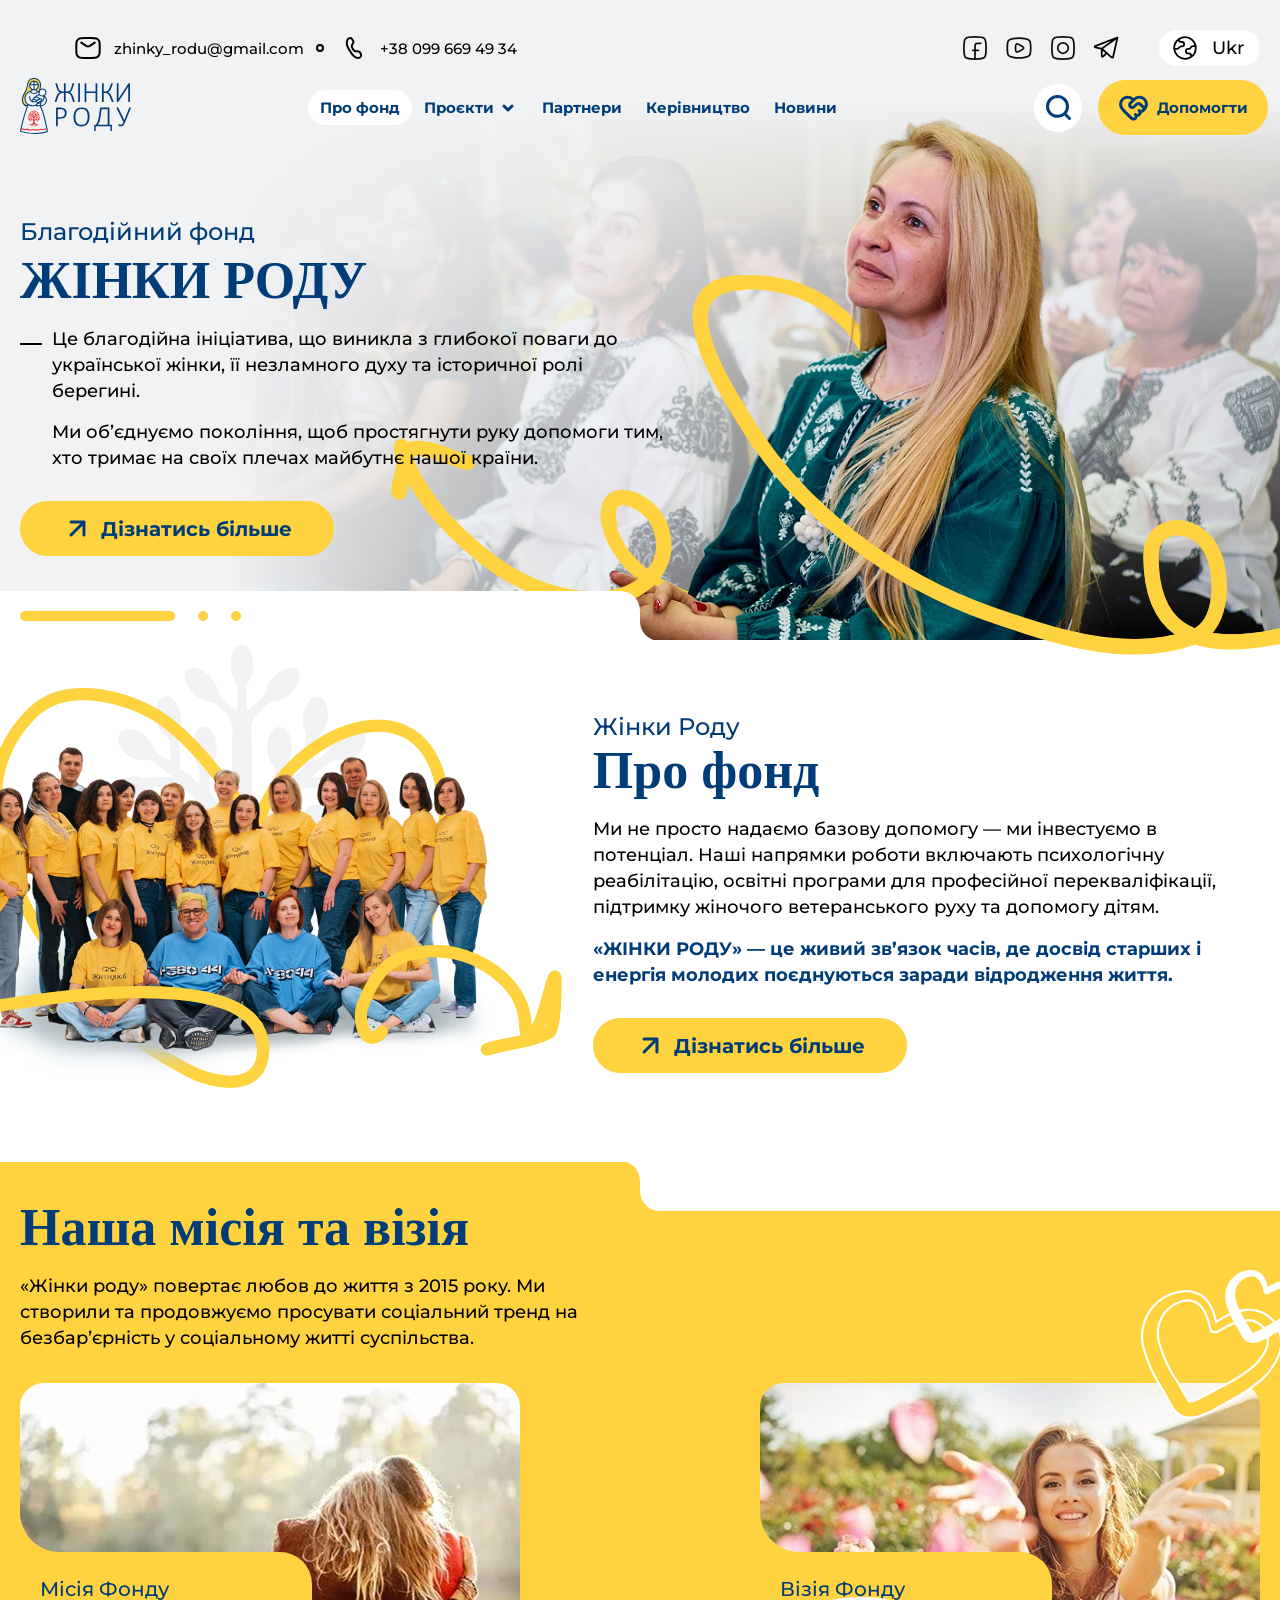
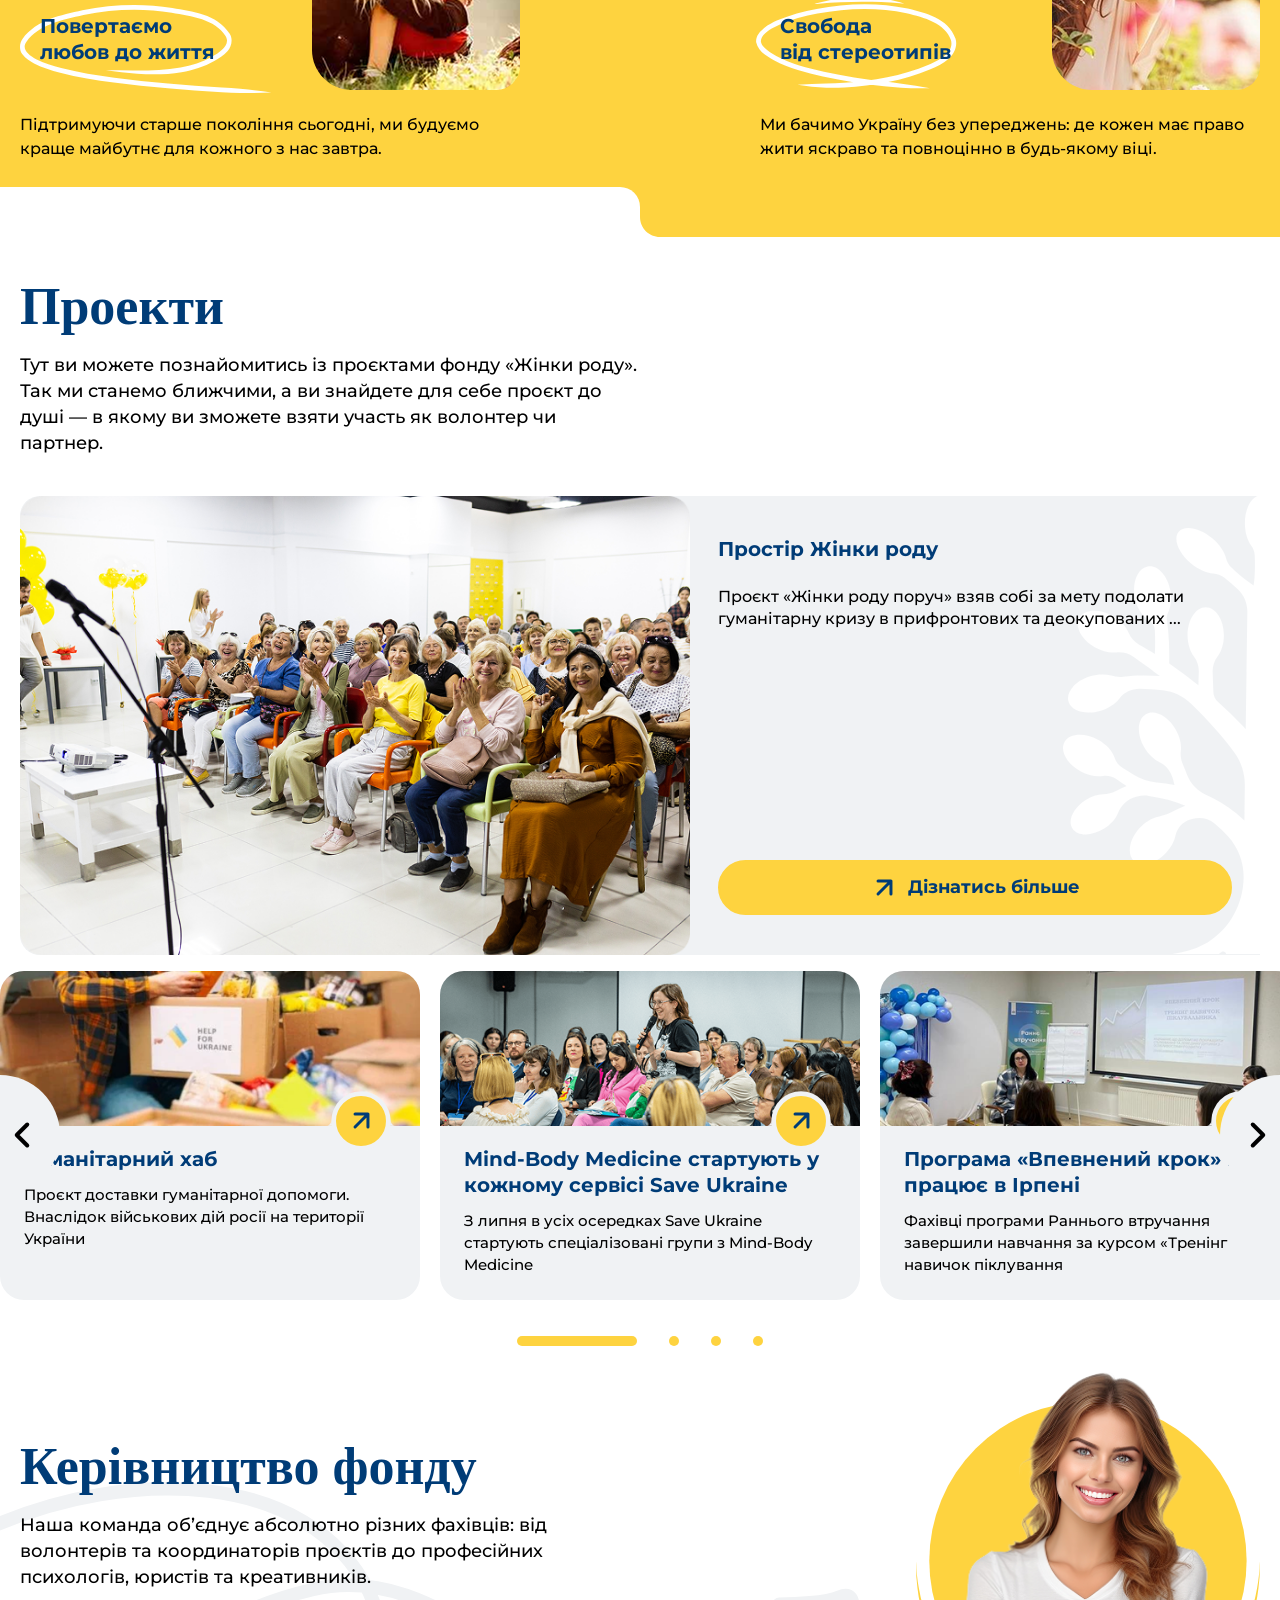
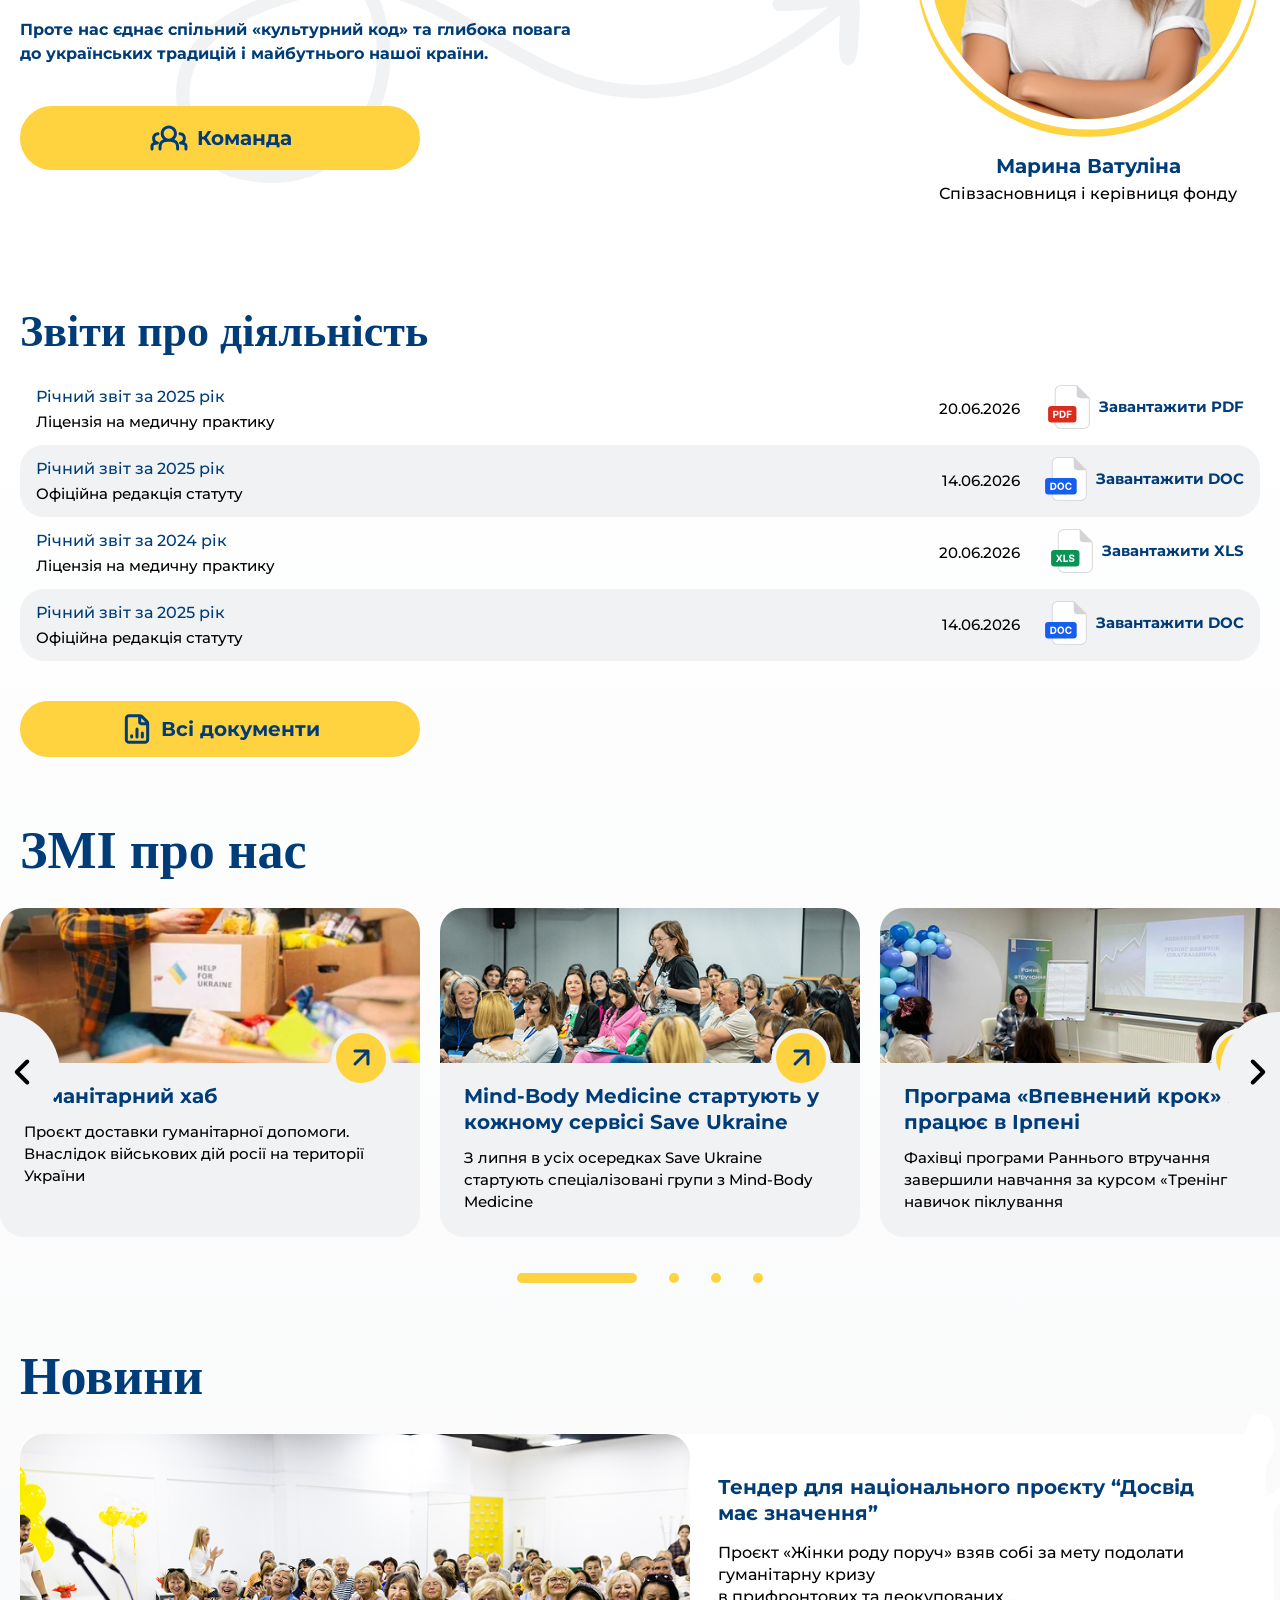
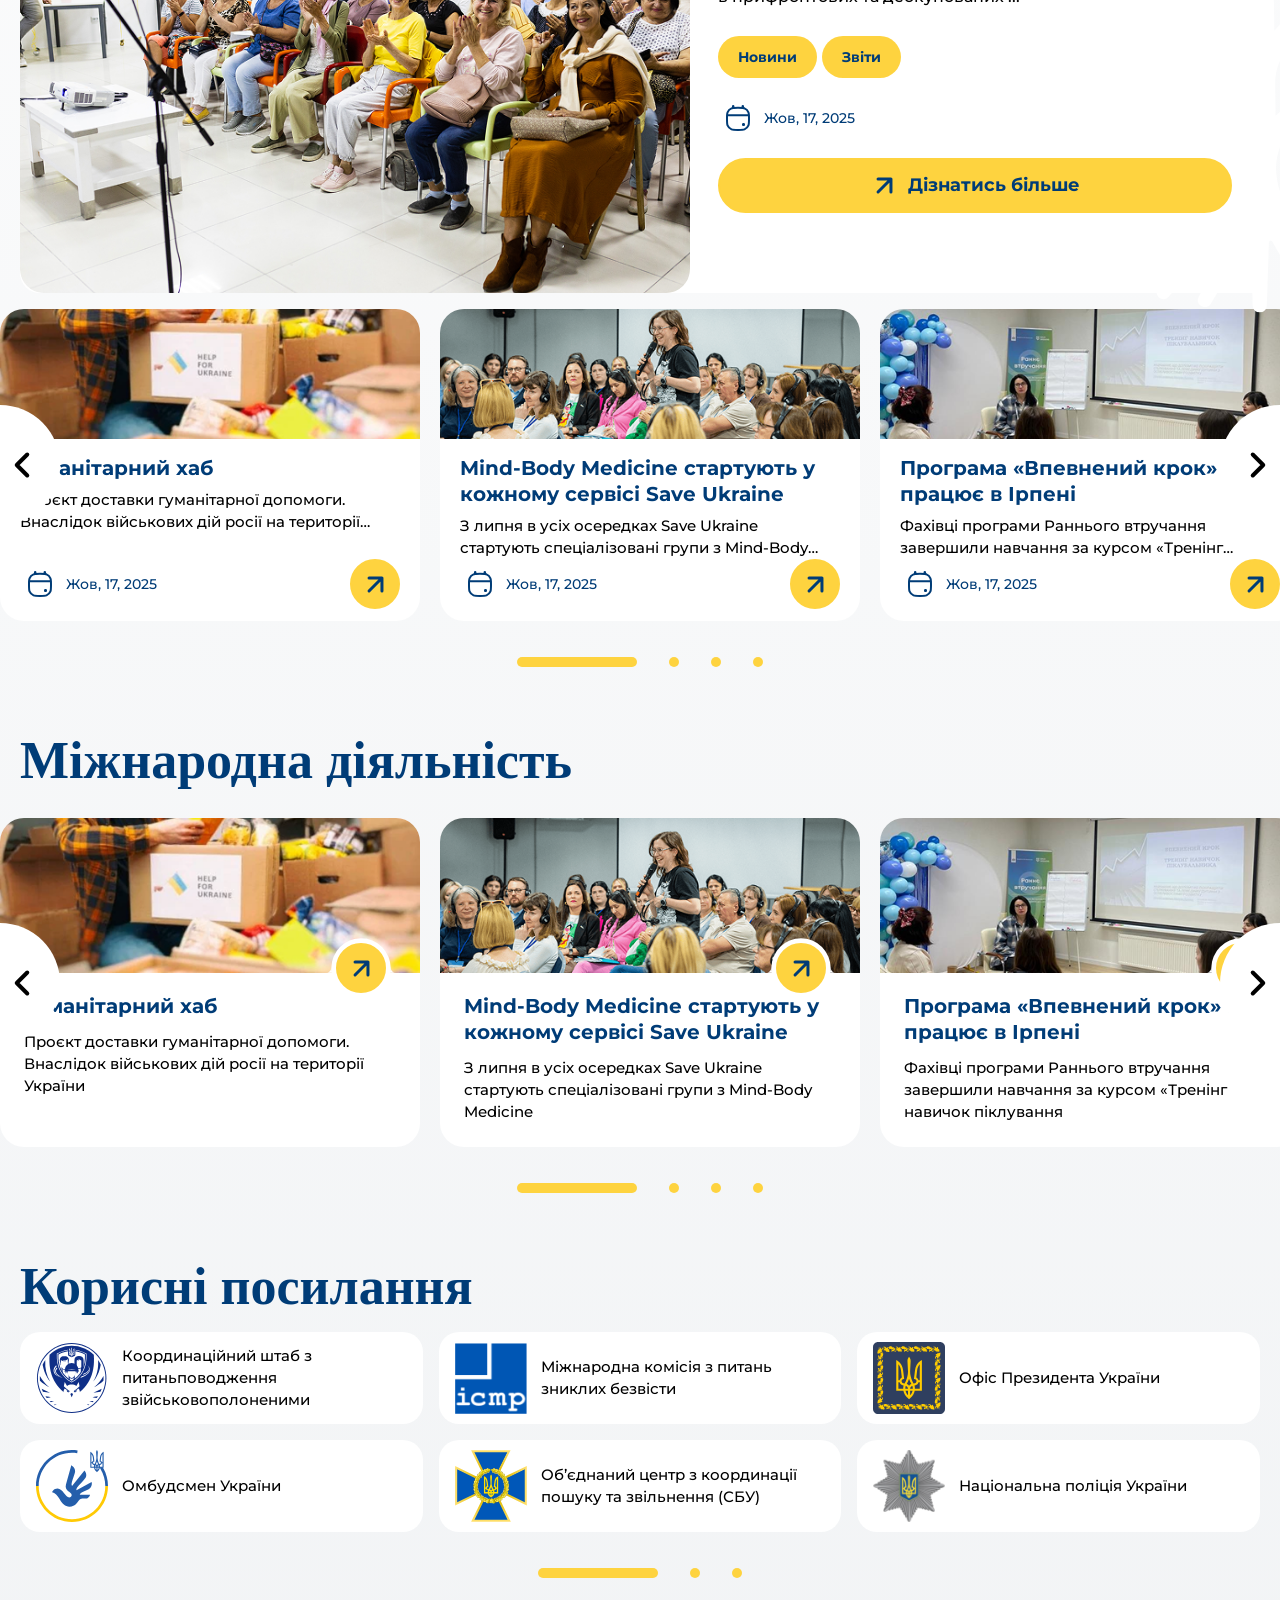
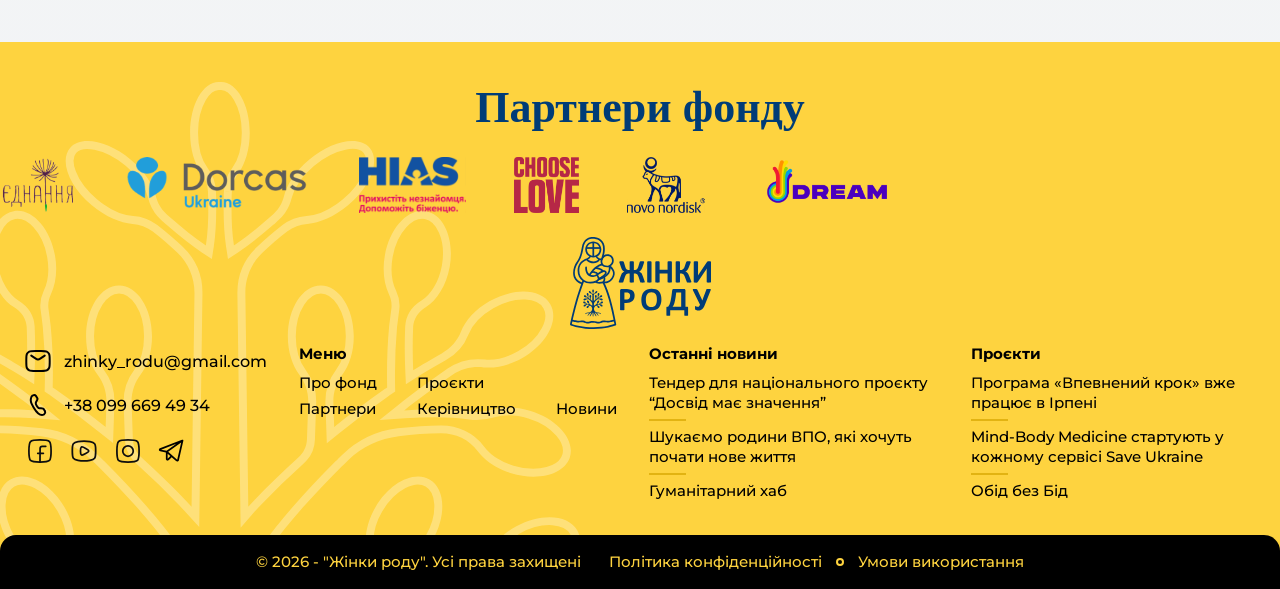
<file: index.html>
<!DOCTYPE html>
<html lang="ua">

<head>
  <meta charset="UTF-8">
  <meta name="viewport" content="width=device-width, initial-scale=1.0">
  <title>Жінки Роду</title>
  <link rel="preconnect" href="https://fonts.googleapis.com">
  <link rel="preconnect" href="https://fonts.gstatic.com" crossorigin>
  <link rel="preconnect" href="https://fonts.googleapis.com">
  <link rel="preconnect" href="https://fonts.gstatic.com" crossorigin>
  <link href="https://fonts.googleapis.com/css2?family=Montserrat:ital,wght@0,100..900;1,100..900&display=swap"
    rel="stylesheet">
  <link rel="stylesheet" href="./css/style.css">
  <link rel="stylesheet" href="./css/reset.css">
</head>

<body>
  <main class="main">
    <header class="header" data-header-slider>
      <div class="container">
        <div class="header__top">
          <div class="header__contact">
            <a class="header__mail" href="mailto:zhinky_rodu@gmail.com">
              <img class="header__contact-icon" src="./images/mail.svg" alt="">
              <span class="header__contact-email">zhinky_rodu@gmail.com</span>
            </a>
            <img class="header__circle" src="./images/elipse.svg" alt="">
            <a class="header__phone" href="tel:+380996694934">
              <img class="header__contact-icon" src="./images/phone.svg" alt="">
              <span class="header__contact-phone">+38 099 669 49 34</span>
            </a>
          </div>
          <div class="header__right" data-header-right>
            <div class="header__socials" data-header-socials>
              <a class="header__social-link" href="#">
                <img class="header__social-img" src="./images/facebook.svg" alt="">
              </a>
              <a class="header__social-link" href="#">
                <img class="header__social-img" src="./images/youtube.svg" alt="">
              </a>
              <a class="header__social-link" href="#">
                <img class="header__social-img" src="./images/instagram.svg" alt="">
              </a>
              <a class="header__social-link" href="#">
                <img class="header__social-img" src="./images/telegram.svg" alt="">
              </a>
            </div>
            <div class="header__language" data-language-dropdown data-header-language>
              <button type="button" class="header__language-trigger" aria-expanded="false" aria-haspopup="listbox"
                aria-label="Мова">
                <img class="header__language-icon" src="./images/globe.svg" alt="" aria-hidden="true">
                <span class="header__language-value">Ukr</span>
              </button>
              <ul class="header__language-menu" role="listbox" aria-hidden="true">
                <li class="header__language-option is-active" role="option" data-value="ua" aria-selected="true">Ukr
                </li>
                <li class="header__language-option" role="option" data-value="en" aria-selected="false">Eng</li>
              </ul>
              <select class="header__language-native" id="language-select" name="language" tabindex="-1"
                aria-hidden="true">
                <option value="ukr" selected>Ukr</option>
                <option value="en">Eng</option>
              </select>
            </div>
          </div>
        </div>
        <div class="header__bottom" data-header-bottom>
          <div class="header__burger-slot" data-burger-slot>
            <button type="button" class="header__burger" data-menu-open aria-expanded="false"
              aria-controls="header-menu" aria-label="Відкрити меню">
              <svg xmlns="http://www.w3.org/2000/svg" width="40" height="40" viewBox="0 0 40 40" fill="none"
                aria-hidden="true">
                <path d="M8 15H32M12 20H28M15 25H25" stroke="#003C77" stroke-width="3" stroke-linecap="round" />
              </svg>
            </button>
          </div>
          <a class="header__logo" href="#">
            <img src="./images/header-logo.svg" alt="Жінки Роду">
          </a>
          <a class="header__logo-mobile" href="#">
            <img class="header__logo-mobile-1" src="./images/logo-mobile-1.svg" alt="Жінки Роду">
            <img class="header__logo-mobile-2" src="./images/logo-mobile-2.svg" alt="">
          </a>
          <div class="header__menu" id="header-menu" data-header-menu aria-hidden="true">
            <div class="header__menu-bar">
              <button type="button" class="header__menu-close" data-menu-close aria-label="Закрити меню">
                <svg width="40" height="40" viewBox="0 0 40 40" fill="none" xmlns="http://www.w3.org/2000/svg"
                  aria-hidden="true">
                  <path d="M24 12L16 20L24 28" stroke="#003C77" stroke-width="3" stroke-linecap="round"
                    stroke-linejoin="round" />
                </svg>
              </button>
              <div class="header__menu-language" data-menu-language-slot></div>
              <div class="header__menu-search" data-menu-search-slot></div>
            </div>
            <div class="header__center" data-header-center>
              <nav class="header__nav">
                <a class="header__nav-link active" href="#">Про фонд</a>
                <div class="header__nav-dropdown" data-projects-dropdown>
                  <button type="button" class="header__nav-dropdown-trigger" aria-expanded="false" aria-haspopup="true"
                    aria-controls="projects-dropdown-menu">
                    <span>Проєкти</span>
                  </button>
                  <img class="header__nav-dropdown-arrow" src="./images/dropdown-arrow.svg" alt="" aria-hidden="true">
                  <ul class="header__nav-dropdown-menu" id="projects-dropdown-menu" aria-hidden="true">
                    <li><a class="header__nav-dropdown-link" href="#">Світло поколінь</a></li>
                    <li><a class="header__nav-dropdown-link" href="#">Материнське дерево</a></li>
                    <li><a class="header__nav-dropdown-link" href="#">Коріння життя</a></li>
                    <li><a class="header__nav-dropdown-link" href="#">Від матері до доньки</a></li>
                  </ul>
                </div>
                <a class="header__nav-link" href="#">Партнери</a>
                <a class="header__nav-link" href="#">Керівництво</a>
                <a class="header__nav-link" href="#">Новини</a>
              </nav>
              <svg class="header__menu-divider" width="92" height="2" viewBox="0 0 92 2" fill="none"
                xmlns="http://www.w3.org/2000/svg" aria-hidden="true">
                <path d="M1 1H90.5" stroke="black" stroke-width="2" stroke-linecap="round" />
              </svg>
            </div>
            <div class="header__menu-contact" data-menu-contact-slot></div>
            <div class="header__menu-socials" data-menu-socials-slot></div>
          </div>
          <div class="header__bottom-end" data-header-bottom-end>
            <div class="header__search" data-header-search>
              <form class="header__search-form" role="search" action="#" method="get">
                <label class="header__search-label" for="header-search-input">Пошук</label>
                <input type="search" class="header__search-input" id="header-search-input" name="q"
                  placeholder="Пошук..." autocomplete="off">
                <button type="button" class="header__search-toggle" aria-expanded="false"
                  aria-controls="header-search-input" aria-label="Пошук">
                  <img class="header__search-img" src="./images/search.svg" alt="">
                </button>
              </form>
            </div>
            <a class="header__help button" href="#">
              <img class="header__help-icon" src="./images/heart-handshake.svg" alt="">
              <img class="header__help-icon-mobile" src="./images/mobile-heartsvg.svg" alt="">
              <span class="header__help-text">Допомогти</span>
            </a>
          </div>
        </div>
        <div class="header__inner">
          <div class="header__slides">
            <div class="header__slide is-active" data-bg="./images/header-bg.png">
              <div class="header__content">
                <h5 class="header__subtitle subtitle">
                  Благодійний фонд
                </h5>
                <h2 class="header__title title">
                  ЖІНКИ РОДУ
                </h2>
                <p class="header__text header__text-line text">
                  Це благодійна ініціатива, що виникла з глибокої поваги до української жінки, її незламного духу та
                  історичної ролі берегині.
                </p>
                <p class="header__text text">
                  Ми об’єднуємо покоління, щоб простягнути руку допомоги тим, хто тримає на своїх плечах майбутнє нашої
                  країни.
                </p>
              </div>
            </div>
            <div class="header__slide" data-bg="./images/header-bg-2.png">
              <div class="header__content">
                <h5 class="header__subtitle subtitle">
                  Наша спільна місія
                </h5>
                <h2 class="header__title title">
                  СИЛА РОДУ
                </h2>
                <p class="header__text header__text-line text">
                  Ми створюємо простір підтримки для жінок і родин, які щодня дбають про життя, гідність і майбутнє
                  України.
                </p>
                <p class="header__text text">
                  Через освітні, культурні та гуманітарні ініціативи допомагаємо зберігати традиції й передавати їх
                  далі.
                </p>
              </div>
            </div>
            <div class="header__slide" data-bg="./images/header-bg-3.png">
              <div class="header__content">
                <h5 class="header__subtitle subtitle">
                  Разом ми сильніші
                </h5>
                <h2 class="header__title title">
                  ПОРУЧ
                </h2>
                <p class="header__text header__text-line text">
                  Кожна історія підтримки — це крок до стійкості громади. Ми працюємо там, де допомога потрібна сьогодні
                  найбільше.
                </p>
                <p class="header__text text">
                  Приєднуйтесь до фонду: разом ми можемо більше зробити для жінок, дітей і родин по всій нашій країні.
                </p>
              </div>
            </div>
          </div>
          <div class="header__actions">
            <a class="header__button button" href="#">
              <img src="./images/button-arrow.svg" alt="">
              <span>Дізнатись більше</span>
            </a>
            <div class="header__slider-dots" role="tablist" aria-label="Слайди">
              <button type="button" class="header__slider-dot is-active" role="tab" aria-selected="true"
                aria-label="Слайд 1" data-slide-to="0"></button>
              <button type="button" class="header__slider-dot" role="tab" aria-selected="false" aria-label="Слайд 2"
                data-slide-to="1"></button>
              <button type="button" class="header__slider-dot" role="tab" aria-selected="false" aria-label="Слайд 3"
                data-slide-to="2"></button>
            </div>
          </div>
        </div>
      </div>
      <button type="button" class="header__slider-arrow header__slider-arrow--prev" aria-label="Попередній слайд">
        <img class="header__slider-arrow-circle" src="./images/slider-arrow-circle-left.svg" alt="" aria-hidden="true">
        <img class="header__slider-arrow-icon" src="./images/slider-arrow.svg" alt="">
      </button>
      <button type="button" class="header__slider-arrow header__slider-arrow--next" aria-label="Наступний слайд">
        <img class="header__slider-arrow-circle" src="./images/slider-arrow-circle-right.svg" alt="" aria-hidden="true">
        <img class="header__slider-arrow-icon" src="./images/slider-arrow.svg" alt="">
      </button>
      <div class="header__visual">
        <div class="header__bg" aria-hidden="true">
          <div class="header__bg-slide is-active">
            <div class="header__media"
              style="--slide-aspect: 1163 / 658; background-image: url('./images/header-bg.png')">
              <img class="header__media-mobile" src="./images/header-bg-mobile.png" alt="" aria-hidden="true">
            </div>
          </div>
          <div class="header__bg-slide">
            <div class="header__media"
              style="--slide-aspect: 1163 / 658; background-image: url('./images/header-bg-2.png')">
              <img class="header__media-mobile" src="./images/header-bg-mobile.png" alt="" aria-hidden="true">
            </div>
          </div>
          <div class="header__bg-slide">
            <div class="header__media"
              style="--slide-aspect: 1163 / 658; background-image: url('./images/header-bg-3.png')">
              <img class="header__media-mobile" src="./images/header-bg-mobile.png" alt="" aria-hidden="true">
            </div>
          </div>
          <img class="header__photo-decor" src="./images/header-mobile.svg" alt="" aria-hidden="true">
        </div>
        <div class="header__person" aria-hidden="true">
          <div class="header__person-slide is-active">
            <div class="header__media" style="--slide-aspect: 1163 / 658">
              <svg class="header__person-decor-bg" width="935" height="380" viewBox="0 0 936 398"
                preserveAspectRatio="xMaxYMid meet" fill="none" overflow="visible" aria-hidden="true"
                xmlns="http://www.w3.org/2000/svg">
                <path
                  d="M943.5 374.743C826.5 403.574 795.172 360.685 795.172 294.135C795.172 256.66 839.072 256.191 856.549 283.917C871.546 307.709 872.851 367.022 840.068 378.717C769.2 403.998 693.542 377.924 626.385 354.591C528.337 320.526 428.545 247.339 373.489 157.612C352.101 122.756 275.202 10.1437 367.806 7.57413C514.651 3.49947 553.399 168.499 495.959 270.01C471.89 312.545 414.138 339.749 367.806 346.36C316.626 353.663 237.747 315.169 227.719 260.076C219.472 214.767 269.264 232.574 280.855 262.346C297.852 306.002 258.73 338.084 218.341 338.981C152.244 340.448 99.5942 303.406 55.806 257.237C42.885 243.614 17.111 207.2 12.8987 188.266C9.06784 171.047 9.74877 181.77 12.3305 193.375C14.7492 204.247 7.5 215.236 7.5 226.583C7.5 230.574 12.6146 205.835 12.6146 198.484C12.6146 163.525 59.4916 192.011 79.1066 195.93"
                  stroke="#FED33F" stroke-width="15" stroke-linecap="round" />
              </svg>
              <svg class="header__person-decor" width="935" height="380" viewBox="0 0 936 398"
                preserveAspectRatio="xMaxYMid meet" fill="none" overflow="visible" aria-hidden="true"
                xmlns="http://www.w3.org/2000/svg">
                <path
                  d="M944 375.169C827 404 795.672 361.111 795.672 294.561C795.672 257.086 839.572 256.617 857.049 284.343C872.046 308.135 873.351 367.448 840.568 379.143C795.712 395.145 748.937 390.572 703.613 379.143C677.33 372.515 651.535 363.582 626.885 355.017C528.837 320.952 429.045 247.765 373.989 158.038C352.601 123.182 275.702 10.5696 368.306 8.00006M228.219 260.502C219.972 215.193 269.764 233 281.355 262.772C298.352 306.427 259.23 338.51 218.841 339.407C152.744 340.874 100.094 303.832 56.306 257.663C43.385 244.04 17.611 207.626 13.3987 188.692C9.56784 171.473 10.2488 182.196 12.8305 193.801C15.2492 204.673 8 215.662 8 227.009C8 231 13.1146 206.261 13.1146 198.91C13.1146 163.951 59.9916 192.437 79.6066 196.355"
                  stroke="#FED33F" stroke-width="16" stroke-linecap="round" />
              </svg>
              <img class="header__person-img header__person-img--desktop" src="./images/slide-person.png" alt=""
                aria-hidden="true">
              <img class="header__person-img header__person-img--mobile" src="./images/header-woman-mobile.png" alt=""
                aria-hidden="true">
            </div>
          </div>
          <div class="header__person-slide">
            <div class="header__media" style="--slide-aspect: 1163 / 658">
              <svg class="header__person-decor-bg" width="935" height="380" viewBox="0 0 936 398"
                preserveAspectRatio="xMaxYMid meet" fill="none" overflow="visible" aria-hidden="true"
                xmlns="http://www.w3.org/2000/svg">
                <path
                  d="M943.5 374.743C826.5 403.574 795.172 360.685 795.172 294.135C795.172 256.66 839.072 256.191 856.549 283.917C871.546 307.709 872.851 367.022 840.068 378.717C769.2 403.998 693.542 377.924 626.385 354.591C528.337 320.526 428.545 247.339 373.489 157.612C352.101 122.756 275.202 10.1437 367.806 7.57413C514.651 3.49947 553.399 168.499 495.959 270.01C471.89 312.545 414.138 339.749 367.806 346.36C316.626 353.663 237.747 315.169 227.719 260.076C219.472 214.767 269.264 232.574 280.855 262.346C297.852 306.002 258.73 338.084 218.341 338.981C152.244 340.448 99.5942 303.406 55.806 257.237C42.885 243.614 17.111 207.2 12.8987 188.266C9.06784 171.047 9.74877 181.77 12.3305 193.375C14.7492 204.247 7.5 215.236 7.5 226.583C7.5 230.574 12.6146 205.835 12.6146 198.484C12.6146 163.525 59.4916 192.011 79.1066 195.93"
                  stroke="#FED33F" stroke-width="15" stroke-linecap="round" />
              </svg>
              <svg class="header__person-decor" width="935" height="380" viewBox="0 0 936 398"
                preserveAspectRatio="xMaxYMid meet" fill="none" overflow="visible" aria-hidden="true"
                xmlns="http://www.w3.org/2000/svg">
                <path
                  d="M944 375.169C827 404 795.672 361.111 795.672 294.561C795.672 257.086 839.572 256.617 857.049 284.343C872.046 308.135 873.351 367.448 840.568 379.143C795.712 395.145 748.937 390.572 703.613 379.143C677.33 372.515 651.535 363.582 626.885 355.017C528.837 320.952 429.045 247.765 373.989 158.038C352.601 123.182 275.702 10.5696 368.306 8.00006M228.219 260.502C219.972 215.193 269.764 233 281.355 262.772C298.352 306.427 259.23 338.51 218.841 339.407C152.744 340.874 100.094 303.832 56.306 257.663C43.385 244.04 17.611 207.626 13.3987 188.692C9.56784 171.473 10.2488 182.196 12.8305 193.801C15.2492 204.673 8 215.662 8 227.009C8 231 13.1146 206.261 13.1146 198.91C13.1146 163.951 59.9916 192.437 79.6066 196.355"
                  stroke="#FED33F" stroke-width="16" stroke-linecap="round" />
              </svg>
              <img class="header__person-img header__person-img--desktop" src="./images/slide-person-2.png" alt=""
                aria-hidden="true">
              <img class="header__person-img header__person-img--mobile" src="./images/header-woman-mobile.png" alt=""
                aria-hidden="true">
            </div>
          </div>
          <div class="header__person-slide">
            <div class="header__media" style="--slide-aspect: 1163 / 658">
              <svg class="header__person-decor-bg" width="935" height="380" viewBox="0 0 936 398"
                preserveAspectRatio="xMaxYMid meet" fill="none" overflow="visible" aria-hidden="true"
                xmlns="http://www.w3.org/2000/svg">
                <path
                  d="M943.5 374.743C826.5 403.574 795.172 360.685 795.172 294.135C795.172 256.66 839.072 256.191 856.549 283.917C871.546 307.709 872.851 367.022 840.068 378.717C769.2 403.998 693.542 377.924 626.385 354.591C528.337 320.526 428.545 247.339 373.489 157.612C352.101 122.756 275.202 10.1437 367.806 7.57413C514.651 3.49947 553.399 168.499 495.959 270.01C471.89 312.545 414.138 339.749 367.806 346.36C316.626 353.663 237.747 315.169 227.719 260.076C219.472 214.767 269.264 232.574 280.855 262.346C297.852 306.002 258.73 338.084 218.341 338.981C152.244 340.448 99.5942 303.406 55.806 257.237C42.885 243.614 17.111 207.2 12.8987 188.266C9.06784 171.047 9.74877 181.77 12.3305 193.375C14.7492 204.247 7.5 215.236 7.5 226.583C7.5 230.574 12.6146 205.835 12.6146 198.484C12.6146 163.525 59.4916 192.011 79.1066 195.93"
                  stroke="#FED33F" stroke-width="15" stroke-linecap="round" />
              </svg>
              <svg class="header__person-decor" width="935" height="380" viewBox="0 0 936 398"
                preserveAspectRatio="xMaxYMid meet" fill="none" overflow="visible" aria-hidden="true"
                xmlns="http://www.w3.org/2000/svg">
                <path
                  d="M944 375.169C827 404 795.672 361.111 795.672 294.561C795.672 257.086 839.572 256.617 857.049 284.343C872.046 308.135 873.351 367.448 840.568 379.143C795.712 395.145 748.937 390.572 703.613 379.143C677.33 372.515 651.535 363.582 626.885 355.017C528.837 320.952 429.045 247.765 373.989 158.038C352.601 123.182 275.702 10.5696 368.306 8.00006M228.219 260.502C219.972 215.193 269.764 233 281.355 262.772C298.352 306.427 259.23 338.51 218.841 339.407C152.744 340.874 100.094 303.832 56.306 257.663C43.385 244.04 17.611 207.626 13.3987 188.692C9.56784 171.473 10.2488 182.196 12.8305 193.801C15.2492 204.673 8 215.662 8 227.009C8 231 13.1146 206.261 13.1146 198.91C13.1146 163.951 59.9916 192.437 79.6066 196.355"
                  stroke="#FED33F" stroke-width="16" stroke-linecap="round" />
              </svg>
              <img class="header__person-img header__person-img--desktop" src="./images/slide-person-3.png" alt=""
                aria-hidden="true">
              <img class="header__person-img header__person-img--mobile" src="./images/header-woman-mobile.png" alt=""
                aria-hidden="true">
            </div>
          </div>
        </div>
      </div>
      <div class="header__corner">
        <div class="header__corner-dots" data-header-dots-slot></div>
      </div>
    </header>
    <section class="about">
      <div class="container">
        <div class="about__inner">
          <div class="about__left">
            <img class="about__tree" src="./images/about-tree.svg" alt="" aria-hidden="true">
            <img class="about__bg" src="./images/about-bg.png" alt="">
            <svg class="about__decor about__decor--1" width="934" height="765" viewBox="0 0 934 765" fill="none"
              overflow="visible" aria-hidden="true" xmlns="http://www.w3.org/2000/svg">
              <path
                d="M-425 756.996C-264.331 596.447 -47.0822 456.981 180.812 418.311C242.783 407.796 544.299 355.341 544.299 472.121C544.299 528.053 481.567 518.114 448.478 500.609C383.341 466.15 334.8 433.031 289.304 372.415C219.077 278.851 141.876 127.844 244.956 30.5649C289.444 -11.4188 374.565 12.4619 416.009 43.226C456.642 73.388 483.681 112.096 514.206 151.637C539.016 183.774 532.355 180.512 551.426 144.515C599.294 54.1637 751.631 -9.30653 777.912 131.854C792.658 211.054 766.566 279.817 742.276 352.632C733.152 379.983 719.007 427.529 699.513 449.173C678.289 472.738 666.792 435.16 674.172 415.146C692.519 365.387 717.293 343.927 770.785 343.927C819.163 343.927 883.347 381.518 886.404 436.512C888.1 467.023 895.824 459.558 906.202 436.512C914.254 418.632 926 361.513 926 381.119C926 388.027 925.617 445.209 918.873 449.173C894.863 463.286 862.256 463.547 836.514 472.121"
                stroke="#FED33F" stroke-width="16" stroke-linecap="round" />
            </svg>
            <svg class="about__decor about__decor--2" width="934" height="430" viewBox="0 0 934 430" fill="none"
              overflow="visible" aria-hidden="true" xmlns="http://www.w3.org/2000/svg">
              <path
                d="M-425 421.069C-264.331 260.519 -47.0822 121.054 180.812 82.384C242.783 71.8685 544.299 19.414 544.299 136.194M699.513 113.246C678.289 136.81 666.792 99.2328 674.172 79.2188C692.519 29.4596 717.293 8 770.785 8C819.163 8 883.347 45.5906 886.404 100.584C888.1 131.096 895.824 123.631 906.202 100.584C914.254 82.7049 926 25.5857 926 45.192C926 52.0997 925.617 109.281 918.873 113.246C894.863 127.358 862.256 127.619 836.514 136.194"
                stroke="#FED33F" stroke-width="16" stroke-linecap="round" />
            </svg>
          </div>
          <div class="about__content">
            <h5 class="about__subtitle subtitle">Жінки Роду</h5>
            <h2 class="about__title title">
              Про фонд
            </h2>
            <p class="about__text text">
              Ми не просто надаємо базову допомогу — ми інвестуємо в потенціал. Наші напрямки роботи включають
              психологічну
              реабілітацію, освітні програми для професійної перекваліфікації, підтримку жіночого ветеранського руху та
              допомогу
              дітям.
            </p>
            <p class="about__text-blue">
              «ЖІНКИ РОДУ» — це живий зв’язок часів, де досвід старших і енергія молодих поєднуються заради відродження
              життя.
            </p>
            <a class="about__button button" href="#">
              <img src="./images/button-arrow.svg" alt="">
              <span>Дізнатись більше</span>
            </a>
          </div>
        </div>
      </div>
    </section>
    <section class="mission">
      <div class="mission__top-corner" aria-hidden="true"></div>
      <div class="container">
        <div class="mission__top">
          <h2 class="mission__title title">
            Наша місія та візія
          </h2>
          <p class="mission__text text">
            «Жінки роду» повертає любов до життя з 2015 року.
            Ми створили та продовжуємо просувати соціальний тренд на безбарʼєрність у соціальному житті суспільства.
          </p>
        </div>
        <div class="mission__inner">
          <div class="mission__content">
            <div class="mission__img">
              <img src="./images/mission-1.png" alt="">
              <div class="mission__corner">
                <h5 class="mission__subtitle subtitle">
                  Місія фонду
                </h5>
                <div class="mission__text-blue">
                  Повертаємо <br>
                  любов до життя
                </div>
              </div>
            </div>
            <p class="mission__text text">
              Підтримуючи старше покоління сьогодні, ми будуємо краще майбутнє для кожного з нас завтра.
            </p>
          </div>
          <div class="mission__content">
            <div class="mission__img">
              <img src="./images/mission-2.png" alt="">
              <div class="mission__corner">
                <h5 class="mission__subtitle subtitle">
                  Візія фонду
                </h5>
                <div class="mission__text-blue">
                  Свобода <br>
                  від стереотипів
                </div>
              </div>
            </div>
            <p class="mission__text">
              Ми бачимо Україну без упереджень: де кожен має право жити яскраво та повноцінно в будь-якому віці.
            </p>
          </div>
        </div>
      </div>
      <div class="mission__bottom-corner" aria-hidden="true"></div>
    </section>
    <section class="projects">
      <div class="container">
        <div class="projects__top">
          <h5 class="projects__title title">
            Проекти
          </h5>
          <div class="projects__text text">
            Тут ви можете познайомитись із проєктами фонду «Жінки роду». Так ми станемо ближчими, а ви знайдете для себе
            проєкт до
            душі — в якому ви зможете взяти участь як волонтер чи партнер.
          </div>
        </div>
        <div class="projects__inner">
          <img class="projects__decor" src="./images/project-decor.svg" alt="" aria-hidden="true">
          <img src="./images/projects.png" alt="">
          <div class="projects__content">
            <div class="projects__subtitle subtitle">
              Простір Жінки роду
            </div>
            <p class="projects__text text">
              Проєкт «Жінки роду поруч» взяв собі за мету подолати гуманітарну кризу в прифронтових та деокупованих ...
            </p>
            <a class="projects__button button" href="#">
              <img src="./images/button-arrow.svg" alt="">
              <span>Дізнатись більше</span>
            </a>
          </div>
        </div>
      </div>
      <div class="projects__slider" data-projects-slider>
        <div class="projects__slider-body">
          <div class="projects__slider-viewport">
            <div class="projects__slider-track">
              <a class="projects__slider-item" href="#">
                <img class="projects__slider-img" src="./images/slider-1.png" alt="">
                <div class="projects__slider-action">
                  <img class="projects__slider-action-decor" src="./images/slider-btn-decor.svg" alt=""
                    aria-hidden="true">
                  <span class="projects__slider-button">
                    <img src="./images/button-arrow.svg" alt="">
                  </span>
                </div>
                <div class="projects__slider-content">
                  <div class="projects__slider-subtitle subtitle">
                    Гуманітарний хаб
                  </div>
                  <p class="projects__slider-text">
                    Проєкт доставки гуманітарної допомоги. 
                    Внаслідок військових дій росії на території України
                  </p>
                </div>
              </a>
              <a class="projects__slider-item" href="#">
                <img class="projects__slider-img" src="./images/slider-2.png" alt="">
                <div class="projects__slider-action">
                  <img class="projects__slider-action-decor" src="./images/slider-btn-decor.svg" alt=""
                    aria-hidden="true">
                  <span class="projects__slider-button">
                    <img src="./images/button-arrow.svg" alt="">
                  </span>
                </div>
                <div class="projects__slider-content">
                  <div class="projects__slider-subtitle subtitle">
                    Mind-Body Medicine стартують у кожному сервісі Save Ukraine
                  </div>
                  <p class="projects__slider-text">
                    З липня в усіх осередках Save Ukraine стартують спеціалізовані групи з Mind-Body Medicine
                  </p>
                </div>
              </a>
              <a class="projects__slider-item" href="#">
                <img class="projects__slider-img" src="./images/slider-3.png" alt="">
                <div class="projects__slider-action">
                  <img class="projects__slider-action-decor" src="./images/slider-btn-decor.svg" alt=""
                    aria-hidden="true">
                  <span class="projects__slider-button">
                    <img src="./images/button-arrow.svg" alt="">
                  </span>
                </div>
                <div class="projects__slider-content">
                  <div class="projects__slider-subtitle subtitle">
                    Програма «Впевнений крок» вже працює в Ірпені
                  </div>
                  <p class="projects__slider-text">
                    Фахівці програми Раннього втручання завершили навчання за курсом «Тренінг навичок піклування
                  </p>
                </div>
              </a>
              <a class="projects__slider-item" href="#">
                <img class="projects__slider-img" src="./images/slider-4.png" alt="">
                <div class="projects__slider-action">
                  <img class="projects__slider-action-decor" src="./images/slider-btn-decor.svg" alt=""
                    aria-hidden="true">
                  <span class="projects__slider-button">
                    <img src="./images/button-arrow.svg" alt="">
                  </span>
                </div>
                <div class="projects__slider-content">
                  <div class="projects__slider-subtitle subtitle">
                    Обід без Бід
                  </div>
                  <p class="projects__slider-text">
                    Проєкт, де Ба та Ді щодня отримують смачну та корисну гарячу їжу в жовтих дерев’яних будиночках
                    «Обі...
                  </p>
                </div>
              </a>
              <a class="projects__slider-item" href="#">
                <img class="projects__slider-img" src="./images/slider-1.png" alt="">
                <div class="projects__slider-action">
                  <img class="projects__slider-action-decor" src="./images/slider-btn-decor.svg" alt=""
                    aria-hidden="true">
                  <span class="projects__slider-button">
                    <img src="./images/button-arrow.svg" alt="">
                  </span>
                </div>
                <div class="projects__slider-content">
                  <div class="projects__slider-subtitle subtitle">
                    Гуманітарний хаб
                  </div>
                  <p class="projects__slider-text">
                    Проєкт доставки гуманітарної допомоги. 
                    Внаслідок військових дій росії на території України
                  </p>
                </div>
              </a>
              <a class="projects__slider-item" href="#">
                <img class="projects__slider-img" src="./images/slider-2.png" alt="">
                <div class="projects__slider-action">
                  <img class="projects__slider-action-decor" src="./images/slider-btn-decor.svg" alt=""
                    aria-hidden="true">
                  <span class="projects__slider-button">
                    <img src="./images/button-arrow.svg" alt="">
                  </span>
                </div>
                <div class="projects__slider-content">
                  <div class="projects__slider-subtitle subtitle">
                    Mind-Body Medicine стартують у кожному сервісі Save Ukraine
                  </div>
                  <p class="projects__slider-text">
                    З липня в усіх осередках Save Ukraine стартують спеціалізовані групи з Mind-Body Medicine
                  </p>
                </div>
              </a>
              <a class="projects__slider-item" href="#">
                <img class="projects__slider-img" src="./images/slider-3.png" alt="">
                <div class="projects__slider-action">
                  <img class="projects__slider-action-decor" src="./images/slider-btn-decor.svg" alt=""
                    aria-hidden="true">
                  <span class="projects__slider-button">
                    <img src="./images/button-arrow.svg" alt="">
                  </span>
                </div>
                <div class="projects__slider-content">
                  <div class="projects__slider-subtitle subtitle">
                    Програма «Впевнений крок» вже працює в Ірпені
                  </div>
                  <p class="projects__slider-text">
                    Фахівці програми Раннього втручання завершили навчання за курсом «Тренінг навичок піклування
                  </p>
                </div>
              </a>
              <a class="projects__slider-item" href="#">
                <img class="projects__slider-img" src="./images/slider-4.png" alt="">
                <div class="projects__slider-action">
                  <img class="projects__slider-action-decor" src="./images/slider-btn-decor.svg" alt=""
                    aria-hidden="true">
                  <span class="projects__slider-button">
                    <img src="./images/button-arrow.svg" alt="">
                  </span>
                </div>
                <div class="projects__slider-content">
                  <div class="projects__slider-subtitle subtitle">
                    Обід без Бід
                  </div>
                  <p class="projects__slider-text">
                    Проєкт, де Ба та Ді щодня отримують смачну та корисну гарячу їжу в жовтих дерев’яних будиночках
                    «Обі...
                  </p>
                </div>
              </a>
            </div>
          </div>
          <button type="button" class="projects__slider-arrow projects__slider-arrow--prev"
            aria-label="Попередній слайд">
            <img class="projects__slider-arrow-circle" src="./images/projects-slider-arrow-circle-left.svg" alt=""
              aria-hidden="true">
            <img class="projects__slider-arrow-icon" src="./images/slider-arrow.svg" alt="">
          </button>
          <button type="button" class="projects__slider-arrow projects__slider-arrow--next"
            aria-label="Наступний слайд">
            <img class="projects__slider-arrow-circle" src="./images/projects-slider-arrow-circle-right.svg" alt=""
              aria-hidden="true">
            <img class="projects__slider-arrow-icon" src="./images/slider-arrow.svg" alt="">
          </button>
        </div>
        <div class="projects__slider-dots" role="tablist" aria-label="Слайди проєктів"></div>
      </div>
    </section>
    <section class="leadership">
      <img class="leadership__decor" src="./images/leadership-decor.svg" alt="" aria-hidden="true">
      <div class="container">
        <div class="leadership__inner">
          <div class="leadership__content">
            <h2 class="leadership__title title">
              Керівництво фонду
            </h2>
            <p class="leadership__text text">
              Наша команда об’єднує абсолютно різних фахівців: від волонтерів та координаторів проєктів до професійних
              психологів,
              юристів та креативників.
            </p>
            <div class="leadership__subtitle">
              Проте нас єднає спільний «культурний код» та глибока повага до українських традицій і майбутнього нашої
              країни.
            </div>
            <a href="#" class="leadership__button button">
              <img src="./images/team.svg" alt="">
              <span>Команда</span>
            </a>
          </div>
          <div class="leadership__cofounder">
            <div class="leadership__cofounder-photo">
              <img class="leadership__cofounder-circle" src="./images/leadership-circle.svg" alt="" aria-hidden="true">
              <div class="leadership__cofounder-img-wrap">
                <img class="leadership__cofounder-img" src="./images/cofounder.png" alt="Марина Ватуліна">
              </div>
            </div>
            <div class="leadership__cofounder-content">
              <div class="leadership__cofounder-name">
                Марина Ватуліна
              </div>
              <div class="leadership__cofounder-description">
                Співзасновниця і керівниця фонду
              </div>
            </div>
          </div>
        </div>
      </div>
    </section>
    <div class="page-gradient">
      <section class="reports">
        <div class="container">
          <div class="reports__title title">
            Звіти про діяльність
          </div>
          <div class="reports__inner">
            <ul class="reports__list">
              <li class="reports__row">
                <div class="reports__texts">
                  <div class="reports__cell reports__cell--name">Річний звіт за 2025 рік</div>
                  <div class="reports__cell reports__cell--desc">Ліцензія на медичну практику</div>
                </div>
                <div class="reports__cell reports__cell--date">20.06.2026</div>
                <div class="reports__cell reports__cell--download">
                  <button type="button" class="reports__download" data-download="./files/zvit-2025-licenziya.pdf"
                    data-download-name="zvit-2025-licenziya.pdf">
                    <img class="reports__download-icon" src="./images/pdf.svg" alt="">
                    <span>Завантажити PDF</span>
                  </button>
                </div>
              </li>
              <li class="reports__row">
                <div class="reports__texts">
                  <div class="reports__cell reports__cell--name">Річний звіт за 2025 рік</div>
                  <div class="reports__cell reports__cell--desc">Офіційна редакція статуту</div>
                </div>
                <div class="reports__cell reports__cell--date">14.06.2026</div>
                <div class="reports__cell reports__cell--download">
                  <button type="button" class="reports__download" data-download="./files/zvit-2025-statut.doc"
                    data-download-name="zvit-2025-statut.doc">
                    <img class="reports__download-icon" src="./images/doc.svg" alt="">
                    <span>Завантажити DOC</span>
                  </button>
                </div>
              </li>
              <li class="reports__row">
                <div class="reports__texts">
                  <div class="reports__cell reports__cell--name">Річний звіт за 2024 рік</div>
                  <div class="reports__cell reports__cell--desc">Ліцензія на медичну практику</div>
                </div>
                <div class="reports__cell reports__cell--date">20.06.2026</div>
                <div class="reports__cell reports__cell--download">
                  <button type="button" class="reports__download" data-download="./files/zvit-2024-licenziya.xls"
                    data-download-name="zvit-2024-licenziya.xls">
                    <img class="reports__download-icon" src="./images/xls.svg" alt="">
                    <span>Завантажити XLS</span>
                  </button>
                </div>
              </li>
              <li class="reports__row">
                <div class="reports__texts">
                  <div class="reports__cell reports__cell--name">Річний звіт за 2025 рік</div>
                  <div class="reports__cell reports__cell--desc">Офіційна редакція статуту</div>
                </div>
                <div class="reports__cell reports__cell--date">14.06.2026</div>
                <div class="reports__cell reports__cell--download">
                  <button type="button" class="reports__download" data-download="./files/zvit-2025-statut.doc"
                    data-download-name="zvit-2025-statut.doc">
                    <img class="reports__download-icon" src="./images/doc.svg" alt="">
                    <span>Завантажити DOC</span>
                  </button>
                </div>
              </li>
            </ul>
            <a href="#" class="reports__button button">
              <img src="./images/docs.svg" alt="">
              <span>Всі документи</span>
            </a>
          </div>
        </div>
      </section>
      <section class="media">
        <div class="container">
          <h2 class="media__title title">
            ЗМІ про нас
          </h2>
        </div>
        <div class="media__slider" data-media-slider>
          <div class="media__slider-body">
            <div class="media__slider-viewport">
              <div class="media__slider-track">
                <a class="media__slider-item" href="#">
                  <img class="media__slider-img" src="./images/slider-1.png" alt="">
                  <div class="media__slider-action">
                    <img class="media__slider-action-decor" src="./images/slider-btn-decor.svg" alt=""
                      aria-hidden="true">
                    <span class="media__slider-button">
                      <img src="./images/button-arrow.svg" alt="">
                    </span>
                  </div>
                  <div class="media__slider-content">
                    <div class="media__slider-subtitle subtitle">
                      Гуманітарний хаб
                    </div>
                    <p class="media__slider-text">
                      Проєкт доставки гуманітарної допомоги.
                      Внаслідок військових дій росії на території України
                    </p>
                  </div>
                </a>
                <a class="media__slider-item" href="#">
                  <img class="media__slider-img" src="./images/slider-2.png" alt="">
                  <div class="media__slider-action">
                    <img class="media__slider-action-decor" src="./images/slider-btn-decor.svg" alt=""
                      aria-hidden="true">
                    <span class="media__slider-button">
                      <img src="./images/button-arrow.svg" alt="">
                    </span>
                  </div>
                  <div class="media__slider-content">
                    <div class="media__slider-subtitle subtitle">
                      Mind-Body Medicine стартують у кожному сервісі Save Ukraine
                    </div>
                    <p class="media__slider-text">
                      З липня в усіх осередках Save Ukraine стартують спеціалізовані групи з Mind-Body Medicine
                    </p>
                  </div>
                </a>
                <a class="media__slider-item" href="#">
                  <img class="media__slider-img" src="./images/slider-3.png" alt="">
                  <div class="media__slider-action">
                    <img class="media__slider-action-decor" src="./images/slider-btn-decor.svg" alt=""
                      aria-hidden="true">
                    <span class="media__slider-button">
                      <img src="./images/button-arrow.svg" alt="">
                    </span>
                  </div>
                  <div class="media__slider-content">
                    <div class="media__slider-subtitle subtitle">
                      Програма «Впевнений крок» вже працює в Ірпені
                    </div>
                    <p class="media__slider-text">
                      Фахівці програми Раннього втручання завершили навчання за курсом «Тренінг навичок піклування
                    </p>
                  </div>
                </a>
                <a class="media__slider-item" href="#">
                  <img class="media__slider-img" src="./images/slider-4.png" alt="">
                  <div class="media__slider-action">
                    <img class="media__slider-action-decor" src="./images/slider-btn-decor.svg" alt=""
                      aria-hidden="true">
                    <span class="media__slider-button">
                      <img src="./images/button-arrow.svg" alt="">
                    </span>
                  </div>
                  <div class="media__slider-content">
                    <div class="media__slider-subtitle subtitle">
                      Обід без Бід
                    </div>
                    <p class="media__slider-text">
                      Проєкт, де Ба та Ді щодня отримують смачну та корисну гарячу їжу в жовтих дерев’яних будиночках
                      «Обі...
                    </p>
                  </div>
                </a>
                <a class="media__slider-item" href="#">
                  <img class="media__slider-img" src="./images/slider-1.png" alt="">
                  <div class="media__slider-action">
                    <img class="media__slider-action-decor" src="./images/slider-btn-decor.svg" alt=""
                      aria-hidden="true">
                    <span class="media__slider-button">
                      <img src="./images/button-arrow.svg" alt="">
                    </span>
                  </div>
                  <div class="media__slider-content">
                    <div class="media__slider-subtitle subtitle">
                      Гуманітарний хаб
                    </div>
                    <p class="media__slider-text">
                      Проєкт доставки гуманітарної допомоги.
                      Внаслідок військових дій росії на території України
                    </p>
                  </div>
                </a>
                <a class="media__slider-item" href="#">
                  <img class="media__slider-img" src="./images/slider-2.png" alt="">
                  <div class="media__slider-action">
                    <img class="media__slider-action-decor" src="./images/slider-btn-decor.svg" alt=""
                      aria-hidden="true">
                    <span class="media__slider-button">
                      <img src="./images/button-arrow.svg" alt="">
                    </span>
                  </div>
                  <div class="media__slider-content">
                    <div class="media__slider-subtitle subtitle">
                      Mind-Body Medicine стартують у кожному сервісі Save Ukraine
                    </div>
                    <p class="media__slider-text">
                      З липня в усіх осередках Save Ukraine стартують спеціалізовані групи з Mind-Body Medicine
                    </p>
                  </div>
                </a>
                <a class="media__slider-item" href="#">
                  <img class="media__slider-img" src="./images/slider-3.png" alt="">
                  <div class="media__slider-action">
                    <img class="media__slider-action-decor" src="./images/slider-btn-decor.svg" alt=""
                      aria-hidden="true">
                    <span class="media__slider-button">
                      <img src="./images/button-arrow.svg" alt="">
                    </span>
                  </div>
                  <div class="media__slider-content">
                    <div class="media__slider-subtitle subtitle">
                      Програма «Впевнений крок» вже працює в Ірпені
                    </div>
                    <p class="media__slider-text">
                      Фахівці програми Раннього втручання завершили навчання за курсом «Тренінг навичок піклування
                    </p>
                  </div>
                </a>
                <a class="media__slider-item" href="#">
                  <img class="media__slider-img" src="./images/slider-4.png" alt="">
                  <div class="media__slider-action">
                    <img class="media__slider-action-decor" src="./images/slider-btn-decor.svg" alt=""
                      aria-hidden="true">
                    <span class="media__slider-button">
                      <img src="./images/button-arrow.svg" alt="">
                    </span>
                  </div>
                  <div class="media__slider-content">
                    <div class="media__slider-subtitle subtitle">
                      Обід без Бід
                    </div>
                    <p class="media__slider-text">
                      Проєкт, де Ба та Ді щодня отримують смачну та корисну гарячу їжу в жовтих дерев’яних будиночках
                      «Обі...
                    </p>
                  </div>
                </a>
              </div>
            </div>
            <button type="button" class="media__slider-arrow media__slider-arrow--prev" aria-label="Попередній слайд">
              <img class="media__slider-arrow-circle" src="./images/projects-slider-arrow-circle-left.svg" alt=""
                aria-hidden="true">
              <img class="media__slider-arrow-icon" src="./images/slider-arrow.svg" alt="">
            </button>
            <button type="button" class="media__slider-arrow media__slider-arrow--next" aria-label="Наступний слайд">
              <img class="media__slider-arrow-circle" src="./images/projects-slider-arrow-circle-right.svg" alt=""
                aria-hidden="true">
              <img class="media__slider-arrow-icon" src="./images/slider-arrow.svg" alt="">
            </button>
          </div>
          <div class="media__slider-dots" role="tablist" aria-label="Слайди медіа"></div>
        </div>
      </section>
      <section class="news">
        <div class="container">
          <h2 class="news__title title">
            Новини
          </h2>
          <div class="news__inner">
            <img class="news__decor" src="./images/news-decor.svg" alt="" aria-hidden="true">
            <img class="news__img" src="./images/news.png" alt="">
            <div class="news__content">
              <h5 class="news__subtitle subtitle">
                Тендер для національного проєкту “Досвід має значення”
              </h5>
              <p class="news__text text">
                Проєкт «Жінки роду поруч» взяв собі за мету подолати гуманітарну кризу <br> в прифронтових та
                деокупованих ...
              </p>
              <div class="news__tabs">
                <div class="news__tab">
                  Новини
                </div>
                <div class="news__tab">
                  Звіти
                </div>
              </div>
              <div class="news__date">
                <img src="./images/calendar.svg" alt="">
                <span>Жов, 17, 2025</span>
              </div>
              <a class="news__button button" href="#">
                <img src="./images/button-arrow.svg" alt="">
                <span>Дізнатись більше</span>
              </a>
            </div>
          </div>
        </div>
        <div class="news__slider" data-news-slider>
          <div class="news__slider-body">
            <div class="news__slider-viewport">
              <div class="news__slider-track">
                <a class="news__slider-item" href="#">
                  <img class="news__slider-img" src="./images/slider-1.png" alt="">
                  <div class="news__slider-content">
                    <div class="news__slider-subtitle subtitle">
                      Гуманітарний хаб
                    </div>
                    <p class="news__slider-text">
                      Проєкт доставки гуманітарної допомоги.
                      Внаслідок військових дій росії на території України
                    </p>
                    <div class="news__slider-meta">
                      <div class="news__slider-date">
                        <img src="./images/calendar.svg" alt="">
                        <span>Жов, 17, 2025</span>
                      </div>
                      <span class="news__slider-link">
                        <img src="./images/button-arrow.svg" alt="">
                      </span>
                    </div>
                  </div>
                </a>
                <a class="news__slider-item" href="#">
                  <img class="news__slider-img" src="./images/slider-2.png" alt="">
                  <div class="news__slider-content">
                    <div class="news__slider-subtitle subtitle">
                      Mind-Body Medicine стартують у кожному сервісі Save Ukraine
                    </div>
                    <p class="news__slider-text">
                      З липня в усіх осередках Save Ukraine стартують спеціалізовані групи з Mind-Body Medicine
                    </p>
                    <div class="news__slider-meta">
                      <div class="news__slider-date">
                        <img src="./images/calendar.svg" alt="">
                        <span>Жов, 17, 2025</span>
                      </div>
                      <span class="news__slider-link">
                        <img src="./images/button-arrow.svg" alt="">
                      </span>
                    </div>
                  </div>
                </a>
                <a class="news__slider-item" href="#">
                  <img class="news__slider-img" src="./images/slider-3.png" alt="">
                  <div class="news__slider-content">
                    <div class="news__slider-subtitle subtitle">
                      Програма «Впевнений крок» вже працює в Ірпені
                    </div>
                    <p class="news__slider-text">
                      Фахівці програми Раннього втручання завершили навчання за курсом «Тренінг навичок піклування
                    </p>
                    <div class="news__slider-meta">
                      <div class="news__slider-date">
                        <img src="./images/calendar.svg" alt="">
                        <span>Жов, 17, 2025</span>
                      </div>
                      <span class="news__slider-link">
                        <img src="./images/button-arrow.svg" alt="">
                      </span>
                    </div>
                  </div>
                </a>
                <a class="news__slider-item" href="#">
                  <img class="news__slider-img" src="./images/slider-4.png" alt="">
                  <div class="news__slider-content">
                    <div class="news__slider-subtitle subtitle">
                      Обід без Бід
                    </div>
                    <p class="news__slider-text">
                      Проєкт, де Ба та Ді щодня отримують смачну та корисну гарячу їжу в жовтих дерев’яних будиночках
                      «Обі...
                    </p>
                    <div class="news__slider-meta">
                      <div class="news__slider-date">
                        <img src="./images/calendar.svg" alt="">
                        <span>Жов, 17, 2025</span>
                      </div>
                      <span class="news__slider-link">
                        <img src="./images/button-arrow.svg" alt="">
                      </span>
                    </div>
                  </div>
                </a>
                <a class="news__slider-item" href="#">
                  <img class="news__slider-img" src="./images/slider-1.png" alt="">
                  <div class="news__slider-content">
                    <div class="news__slider-subtitle subtitle">
                      Гуманітарний хаб
                    </div>
                    <p class="news__slider-text">
                      Проєкт доставки гуманітарної допомоги.
                      Внаслідок військових дій росії на території України
                    </p>
                    <div class="news__slider-meta">
                      <div class="news__slider-date">
                        <img src="./images/calendar.svg" alt="">
                        <span>Жов, 17, 2025</span>
                      </div>
                      <span class="news__slider-link">
                        <img src="./images/button-arrow.svg" alt="">
                      </span>
                    </div>
                  </div>
                </a>
                <a class="news__slider-item" href="#">
                  <img class="news__slider-img" src="./images/slider-2.png" alt="">
                  <div class="news__slider-content">
                    <div class="news__slider-subtitle subtitle">
                      Mind-Body Medicine стартують у кожному сервісі Save Ukraine
                    </div>
                    <p class="news__slider-text">
                      З липня в усіх осередках Save Ukraine стартують спеціалізовані групи з Mind-Body Medicine
                    </p>
                    <div class="news__slider-meta">
                      <div class="news__slider-date">
                        <img src="./images/calendar.svg" alt="">
                        <span>Жов, 17, 2025</span>
                      </div>
                      <span class="news__slider-link">
                        <img src="./images/button-arrow.svg" alt="">
                      </span>
                    </div>
                  </div>
                </a>
                <a class="news__slider-item" href="#">
                  <img class="news__slider-img" src="./images/slider-3.png" alt="">
                  <div class="news__slider-content">
                    <div class="news__slider-subtitle subtitle">
                      Програма «Впевнений крок» вже працює в Ірпені
                    </div>
                    <p class="news__slider-text">
                      Фахівці програми Раннього втручання завершили навчання за курсом «Тренінг навичок піклування
                    </p>
                    <div class="news__slider-meta">
                      <div class="news__slider-date">
                        <img src="./images/calendar.svg" alt="">
                        <span>Жов, 17, 2025</span>
                      </div>
                      <span class="news__slider-link">
                        <img src="./images/button-arrow.svg" alt="">
                      </span>
                    </div>
                  </div>
                </a>
                <a class="news__slider-item" href="#">
                  <img class="news__slider-img" src="./images/slider-4.png" alt="">
                  <div class="news__slider-content">
                    <div class="news__slider-subtitle subtitle">
                      Обід без Бід
                    </div>
                    <p class="news__slider-text">
                      Проєкт, де Ба та Ді щодня отримують смачну та корисну гарячу їжу в жовтих дерев’яних будиночках
                      «Обі...
                    </p>
                    <div class="news__slider-meta">
                      <div class="news__slider-date">
                        <img src="./images/calendar.svg" alt="">
                        <span>Жов, 17, 2025</span>
                      </div>
                      <span class="news__slider-link">
                        <img src="./images/button-arrow.svg" alt="">
                      </span>
                    </div>
                  </div>
                </a>
              </div>
            </div>
            <button type="button" class="news__slider-arrow news__slider-arrow--prev" aria-label="Попередній слайд">
              <img class="news__slider-arrow-circle" src="./images/projects-slider-arrow-circle-left.svg" alt=""
                aria-hidden="true">
              <img class="news__slider-arrow-icon" src="./images/slider-arrow.svg" alt="">
            </button>
            <button type="button" class="news__slider-arrow news__slider-arrow--next" aria-label="Наступний слайд">
              <img class="news__slider-arrow-circle" src="./images/projects-slider-arrow-circle-right.svg" alt=""
                aria-hidden="true">
              <img class="news__slider-arrow-icon" src="./images/slider-arrow.svg" alt="">
            </button>
          </div>
          <div class="news__slider-dots" role="tablist" aria-label="Слайди новин"></div>
        </div>
      </section>
      <section class="activities">
        <div class="container">
          <h2 class="activities__title title">
            Міжнародна діяльність
          </h2>
        </div>
        <div class="activities__slider" data-activities-slider>
          <div class="activities__slider-body">
            <div class="activities__slider-viewport">
              <div class="activities__slider-track">
                <a class="activities__slider-item" href="#">
                  <img class="activities__slider-img" src="./images/slider-1.png" alt="">
                  <div class="activities__slider-action">
                    <img class="activities__slider-action-decor" src="./images/slider-btn-decor.svg" alt=""
                      aria-hidden="true">
                    <span class="activities__slider-button">
                      <img src="./images/button-arrow.svg" alt="">
                    </span>
                  </div>
                  <div class="activities__slider-content">
                    <div class="activities__slider-subtitle subtitle">
                      Гуманітарний хаб
                    </div>
                    <p class="activities__slider-text">
                      Проєкт доставки гуманітарної допомоги.
                      Внаслідок військових дій росії на території України
                    </p>
                  </div>
                </a>
                <a class="activities__slider-item" href="#">
                  <img class="activities__slider-img" src="./images/slider-2.png" alt="">
                  <div class="activities__slider-action">
                    <img class="activities__slider-action-decor" src="./images/slider-btn-decor.svg" alt=""
                      aria-hidden="true">
                    <span class="activities__slider-button">
                      <img src="./images/button-arrow.svg" alt="">
                    </span>
                  </div>
                  <div class="activities__slider-content">
                    <div class="activities__slider-subtitle subtitle">
                      Mind-Body Medicine стартують у кожному сервісі Save Ukraine
                    </div>
                    <p class="activities__slider-text">
                      З липня в усіх осередках Save Ukraine стартують спеціалізовані групи з Mind-Body Medicine
                    </p>
                  </div>
                </a>
                <a class="activities__slider-item" href="#">
                  <img class="activities__slider-img" src="./images/slider-3.png" alt="">
                  <div class="activities__slider-action">
                    <img class="activities__slider-action-decor" src="./images/slider-btn-decor.svg" alt=""
                      aria-hidden="true">
                    <span class="activities__slider-button">
                      <img src="./images/button-arrow.svg" alt="">
                    </span>
                  </div>
                  <div class="activities__slider-content">
                    <div class="activities__slider-subtitle subtitle">
                      Програма «Впевнений крок» вже працює в Ірпені
                    </div>
                    <p class="activities__slider-text">
                      Фахівці програми Раннього втручання завершили навчання за курсом «Тренінг навичок піклування
                    </p>
                  </div>
                </a>
                <a class="activities__slider-item" href="#">
                  <img class="activities__slider-img" src="./images/slider-4.png" alt="">
                  <div class="activities__slider-action">
                    <img class="activities__slider-action-decor" src="./images/slider-btn-decor.svg" alt=""
                      aria-hidden="true">
                    <span class="activities__slider-button">
                      <img src="./images/button-arrow.svg" alt="">
                    </span>
                  </div>
                  <div class="activities__slider-content">
                    <div class="activities__slider-subtitle subtitle">
                      Обід без Бід
                    </div>
                    <p class="activities__slider-text">
                      Проєкт, де Ба та Ді щодня отримують смачну та корисну гарячу їжу в жовтих дерев’яних будиночках
                      «Обі...
                    </p>
                  </div>
                </a>
                <a class="activities__slider-item" href="#">
                  <img class="activities__slider-img" src="./images/slider-1.png" alt="">
                  <div class="activities__slider-action">
                    <img class="activities__slider-action-decor" src="./images/slider-btn-decor.svg" alt=""
                      aria-hidden="true">
                    <span class="activities__slider-button">
                      <img src="./images/button-arrow.svg" alt="">
                    </span>
                  </div>
                  <div class="activities__slider-content">
                    <div class="activities__slider-subtitle subtitle">
                      Гуманітарний хаб
                    </div>
                    <p class="activities__slider-text">
                      Проєкт доставки гуманітарної допомоги.
                      Внаслідок військових дій росії на території України
                    </p>
                  </div>
                </a>
                <a class="activities__slider-item" href="#">
                  <img class="activities__slider-img" src="./images/slider-2.png" alt="">
                  <div class="activities__slider-action">
                    <img class="activities__slider-action-decor" src="./images/slider-btn-decor.svg" alt=""
                      aria-hidden="true">
                    <span class="activities__slider-button">
                      <img src="./images/button-arrow.svg" alt="">
                    </span>
                  </div>
                  <div class="activities__slider-content">
                    <div class="activities__slider-subtitle subtitle">
                      Mind-Body Medicine стартують у кожному сервісі Save Ukraine
                    </div>
                    <p class="activities__slider-text">
                      З липня в усіх осередках Save Ukraine стартують спеціалізовані групи з Mind-Body Medicine
                    </p>
                  </div>
                </a>
                <a class="activities__slider-item" href="#">
                  <img class="activities__slider-img" src="./images/slider-3.png" alt="">
                  <div class="activities__slider-action">
                    <img class="activities__slider-action-decor" src="./images/slider-btn-decor.svg" alt=""
                      aria-hidden="true">
                    <span class="activities__slider-button">
                      <img src="./images/button-arrow.svg" alt="">
                    </span>
                  </div>
                  <div class="activities__slider-content">
                    <div class="activities__slider-subtitle subtitle">
                      Програма «Впевнений крок» вже працює в Ірпені
                    </div>
                    <p class="activities__slider-text">
                      Фахівці програми Раннього втручання завершили навчання за курсом «Тренінг навичок піклування
                    </p>
                  </div>
                </a>
                <a class="activities__slider-item" href="#">
                  <img class="activities__slider-img" src="./images/slider-4.png" alt="">
                  <div class="activities__slider-action">
                    <img class="activities__slider-action-decor" src="./images/slider-btn-decor.svg" alt=""
                      aria-hidden="true">
                    <span class="activities__slider-button">
                      <img src="./images/button-arrow.svg" alt="">
                    </span>
                  </div>
                  <div class="activities__slider-content">
                    <div class="activities__slider-subtitle subtitle">
                      Обід без Бід
                    </div>
                    <p class="activities__slider-text">
                      Проєкт, де Ба та Ді щодня отримують смачну та корисну гарячу їжу в жовтих дерев’яних будиночках
                      «Обі...
                    </p>
                  </div>
                </a>
              </div>
            </div>
            <button type="button" class="activities__slider-arrow activities__slider-arrow--prev"
              aria-label="Попередній слайд">
              <img class="activities__slider-arrow-circle" src="./images/projects-slider-arrow-circle-left.svg" alt=""
                aria-hidden="true">
              <img class="activities__slider-arrow-icon" src="./images/slider-arrow.svg" alt="">
            </button>
            <button type="button" class="activities__slider-arrow activities__slider-arrow--next"
              aria-label="Наступний слайд">
              <img class="activities__slider-arrow-circle" src="./images/projects-slider-arrow-circle-right.svg" alt=""
                aria-hidden="true">
              <img class="activities__slider-arrow-icon" src="./images/slider-arrow.svg" alt="">
            </button>
          </div>
          <div class="activities__slider-dots" role="tablist" aria-label="Слайди активностей"></div>
        </div>
      </section>
      <section class="useful">
        <div class="container">
          <h2 class="useful__title title">
            Корисні посилання
          </h2>
          <div class="useful__slider" data-useful-slider>
            <div class="useful__slider-body">
              <div class="useful__slider-viewport">
                <div class="useful__slider-track">
                  <div class="useful__items">
                    <a class="useful__item" href="#">
                      <img class="useful__img" src="./images/useful-1.svg" alt="">
                      <p class="useful__text">
                        Координаційний штаб
                        з питаньповодження
                        звійськовополоненими
                      </p>
                    </a>
                    <a class="useful__item" href="#">
                      <img class="useful__img" src="./images/useful-2.svg" alt="">
                      <p class="useful__text">
                        Міжнародна комісія
                        з питань зниклих безвісти
                      </p>
                    </a>
                    <a class="useful__item" href="#">
                      <img class="useful__img" src="./images/useful-3.svg" alt="">
                      <p class="useful__text">
                        Офіс Президента
                        України
                      </p>
                    </a>
                    <a class="useful__item" href="#">
                      <img class="useful__img" src="./images/useful-4.svg" alt="">
                      <p class="useful__text">
                        Омбудсмен України
                      </p>
                    </a>
                    <a class="useful__item" href="#">
                      <img class="useful__img" src="./images/useful-5.svg" alt="">
                      <p class="useful__text">
                        Об’єднаний центр з координації
                        пошуку та звільнення (СБУ)
                      </p>
                    </a>
                    <a class="useful__item" href="#">
                      <img class="useful__img" src="./images/useful-6.svg" alt="">
                      <p class="useful__text">
                        Національна поліція
                        України
                      </p>
                    </a>
                  </div>
                  <div class="useful__items">
                    <a class="useful__item" href="#">
                      <img class="useful__img" src="./images/useful-4.svg" alt="">
                      <p class="useful__text">
                        Омбудсмен України
                      </p>
                    </a>
                    <a class="useful__item" href="#">
                      <img class="useful__img" src="./images/useful-1.svg" alt="">
                      <p class="useful__text">
                        Координаційний штаб
                        з питаньповодження
                        звійськовополоненими
                      </p>
                    </a>
                    <a class="useful__item" href="#">
                      <img class="useful__img" src="./images/useful-6.svg" alt="">
                      <p class="useful__text">
                        Національна поліція
                        України
                      </p>
                    </a>
                    <a class="useful__item" href="#">
                      <img class="useful__img" src="./images/useful-2.svg" alt="">
                      <p class="useful__text">
                        Міжнародна комісія
                        з питань зниклих безвісти
                      </p>
                    </a>
                    <a class="useful__item" href="#">
                      <img class="useful__img" src="./images/useful-5.svg" alt="">
                      <p class="useful__text">
                        Об’єднаний центр з координації
                        пошуку та звільнення (СБУ)
                      </p>
                    </a>
                    <a class="useful__item" href="#">
                      <img class="useful__img" src="./images/useful-3.svg" alt="">
                      <p class="useful__text">
                        Офіс Президента
                        України
                      </p>
                    </a>
                  </div>
                  <div class="useful__items">
                    <a class="useful__item" href="#">
                      <img class="useful__img" src="./images/useful-2.svg" alt="">
                      <p class="useful__text">
                        Міжнародна комісія
                        з питань зниклих безвісти
                      </p>
                    </a>
                    <a class="useful__item" href="#">
                      <img class="useful__img" src="./images/useful-5.svg" alt="">
                      <p class="useful__text">
                        Об’єднаний центр з координації
                        пошуку та звільнення (СБУ)
                      </p>
                    </a>
                    <a class="useful__item" href="#">
                      <img class="useful__img" src="./images/useful-3.svg" alt="">
                      <p class="useful__text">
                        Офіс Президента
                        України
                      </p>
                    </a>
                    <a class="useful__item" href="#">
                      <img class="useful__img" src="./images/useful-6.svg" alt="">
                      <p class="useful__text">
                        Національна поліція
                        України
                      </p>
                    </a>
                    <a class="useful__item" href="#">
                      <img class="useful__img" src="./images/useful-1.svg" alt="">
                      <p class="useful__text">
                        Координаційний штаб
                        з питаньповодження
                        звійськовополоненими
                      </p>
                    </a>
                    <a class="useful__item" href="#">
                      <img class="useful__img" src="./images/useful-4.svg" alt="">
                      <p class="useful__text">
                        Омбудсмен України
                      </p>
                    </a>
                  </div>
                </div>
              </div>
            </div>
            <div class="useful__slider-dots" role="tablist" aria-label="Слайди корисних посилань">
              <button type="button" class="useful__slider-dot is-active" role="tab" aria-selected="true"
                aria-label="Слайд 1" data-slide-to="0"></button>
              <button type="button" class="useful__slider-dot" role="tab" aria-selected="false" aria-label="Слайд 2"
                data-slide-to="1"></button>
              <button type="button" class="useful__slider-dot" role="tab" aria-selected="false" aria-label="Слайд 3"
                data-slide-to="2"></button>
            </div>
          </div>
        </div>
      </section>
      <footer class="footer">
        <img class="footer__decor" src="./images/footer-decor.svg" alt="" aria-hidden="true">
        <div class="container footer__partners">
          <h2 class="footer__title title">
            Партнери фонду
          </h2>
        </div>
        <div class="partners__marquee">
          <div class="partners__track">
            <div class="partners__group">
              <img src="./images/partners-1.svg" alt="">
              <img src="./images/partners-2.svg" alt="">
              <img src="./images/partners-3.svg" alt="">
              <img src="./images/partners-4.svg" alt="">
              <img src="./images/partners-5.svg" alt="">
              <img src="./images/partners-6.svg" alt="">
            </div>
          </div>
        </div>
        <div class="container footer__main">
          <a class="footer__logo" href="#">
            <img src="./images/footer-logo.svg" alt="">
          </a>
          <nav class="footer__nav">
            <div class="footer__nav-column footer__nav-column--contacts">
              <a class="header__mail" href="mailto:zhinky_rodu@gmail.com">
                <img src="./images/mail.svg" alt="">
                <span class="header__contact-email">zhinky_rodu@gmail.com</span>
              </a>
              <a class="header__phone" href="tel:+380996694934">
                <img src="./images/phone.svg" alt="">
                <span class="header__contact-phone">+38 099 669 49 34</span>
              </a>
              <div class="header__socials">
                <a class="header__social-link" href="#">
                  <img class="header__social-img" src="./images/facebook.svg" alt="">
                </a>
                <a class="header__social-link" href="#">
                  <img class="header__social-img" src="./images/youtube.svg" alt="">
                </a>
                <a class="header__social-link" href="#">
                  <img class="header__social-img" src="./images/instagram.svg" alt="">
                </a>
                <a class="header__social-link" href="#">
                  <img class="header__social-img" src="./images/telegram.svg" alt="">
                </a>
              </div>
            </div>
            <div class="footer__nav-column">
              <h3 class="footer__nav-title">Меню</h3>
              <ul class="footer__nav-list footer__nav-list--menu">
                <li><a class="footer__nav-link" href="#">Про фонд</a></li>
                <li><a class="footer__nav-link" href="#">Проєкти</a></li>
                <li><a class="footer__nav-link" href="#">Партнери</a></li>
                <li><a class="footer__nav-link" href="#">Керівництво</a></li>
                <li><a class="footer__nav-link" href="#">Новини</a></li>
              </ul>
            </div>
            <div class="footer__nav-column">
              <h3 class="footer__nav-title">Останні новини</h3>
              <ul class="footer__nav-list footer__nav-list--divided">
                <li>
                  <a class="footer__nav-link" href="#">
                    Тендер для національного проєкту “Досвід має значення”
                  </a>
                </li>
                <li>
                  <a class="footer__nav-link" href="#">
                    Шукаємо родини ВПО, які хочуть почати нове життя
                  </a>
                </li>
                <li>
                  <a class="footer__nav-link" href="#">
                    Гуманітарний хаб
                  </a>
                </li>
              </ul>
            </div>
            <div class="footer__nav-column">
              <h3 class="footer__nav-title">Проєкти</h3>
              <ul class="footer__nav-list footer__nav-list--divided">
                <li>
                  <a class="footer__nav-link" href="#">
                    Програма «Впевнений крок» вже працює в Ірпені
                  </a>
                </li>
                <li>
                  <a class="footer__nav-link" href="#">
                    Mind-Body Medicine стартують у кожному сервісі Save Ukraine
                  </a>
                </li>
                <li>
                  <a class="footer__nav-link" href="#">
                    Обід без Бід
                  </a>
                </li>
              </ul>
            </div>
          </nav>
        </div>
        <div class="footer__copy">
          <div class="container footer__copy-inner">
            <img class="footer__copy-radius footer__copy-radius--left" src="./images/radius-black.svg" alt=""
              aria-hidden="true">
            <img class="footer__copy-radius footer__copy-radius--right" src="./images/radius-black.svg" alt=""
              aria-hidden="true">
            <p class="footer__copy-text">
              © 2026 - "Жінки роду". Усі права захищені
            </p>
            <div class="footer__copy-links">
              <a class="footer__copy-link" href="#">Політика конфіденційності</a>
              <img class="footer__copy-circle" src="./images/elipse-yellow.svg" alt="" aria-hidden="true">
              <a class="footer__copy-link" href="#">Умови використання</a>
            </div>
          </div>
        </div>
      </footer>

































  </main>
</body>
<script src="./js/main.js"></script>

</html>
</file>
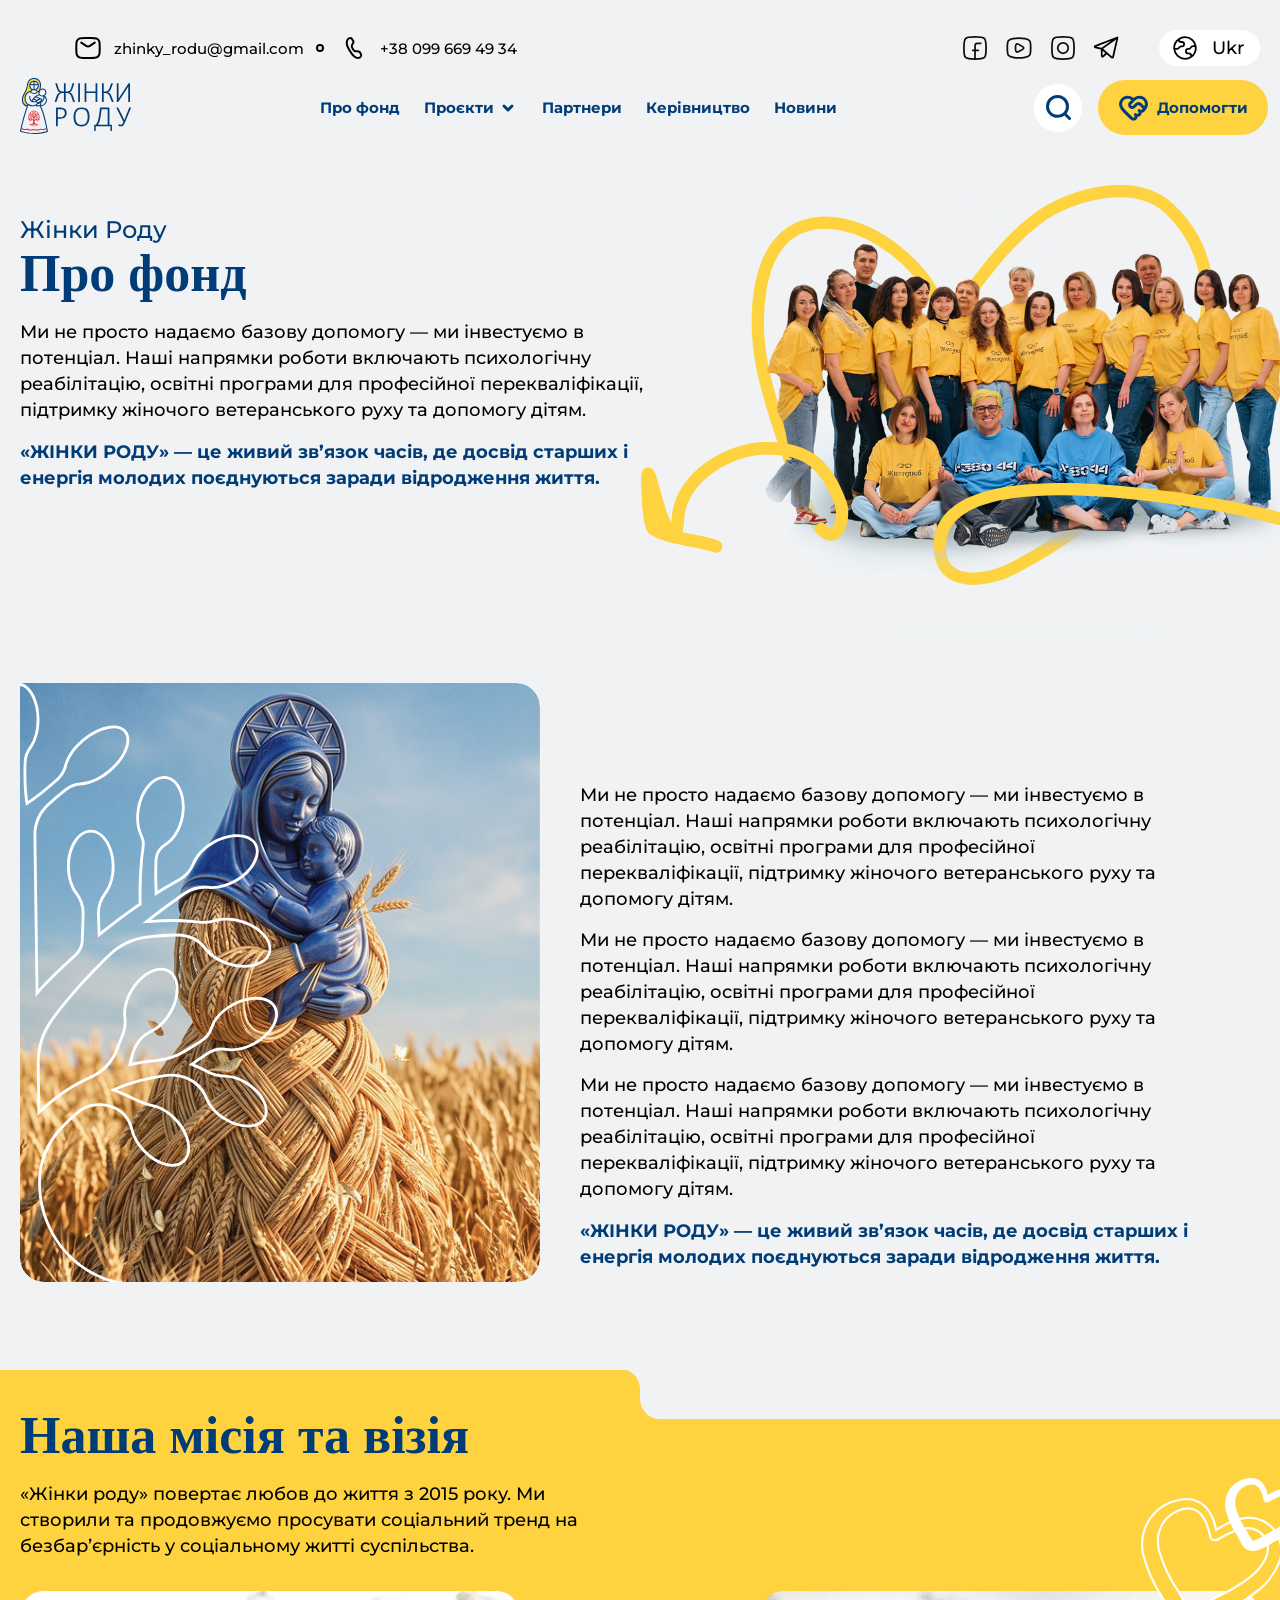
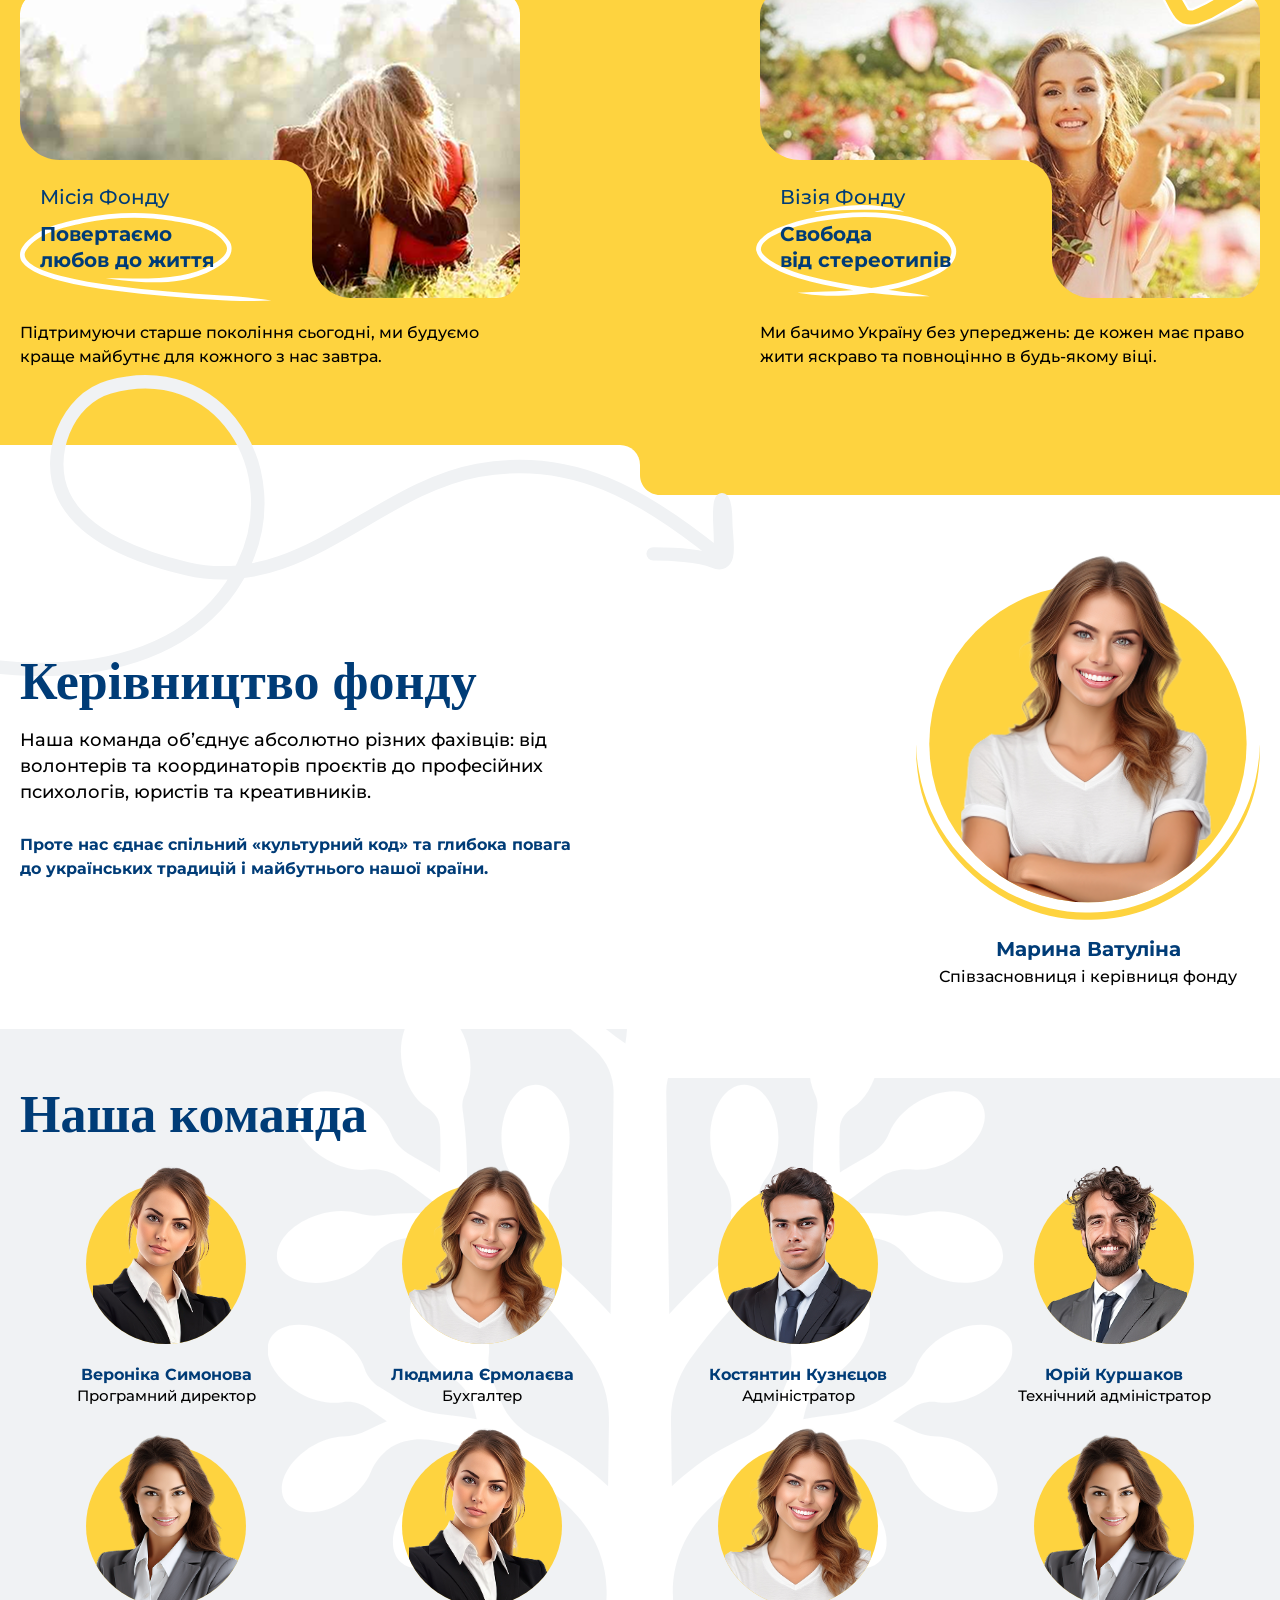
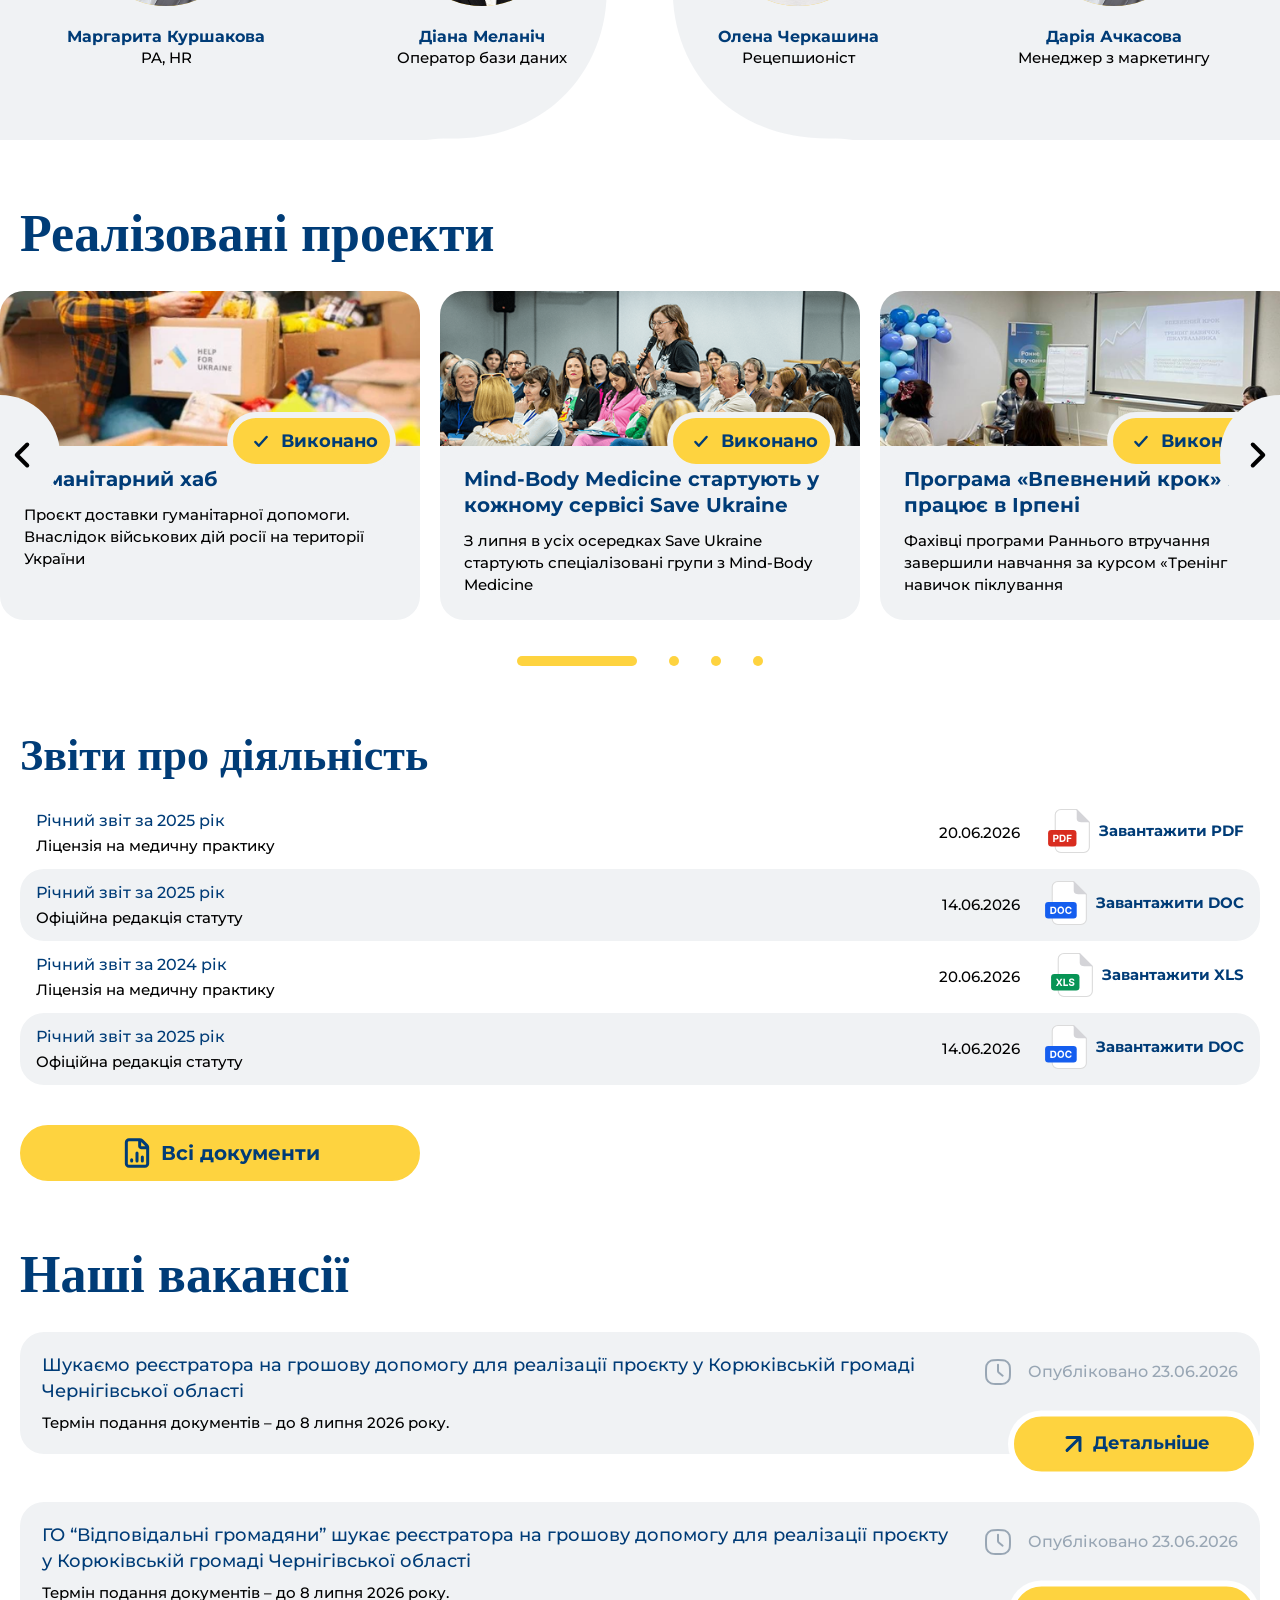
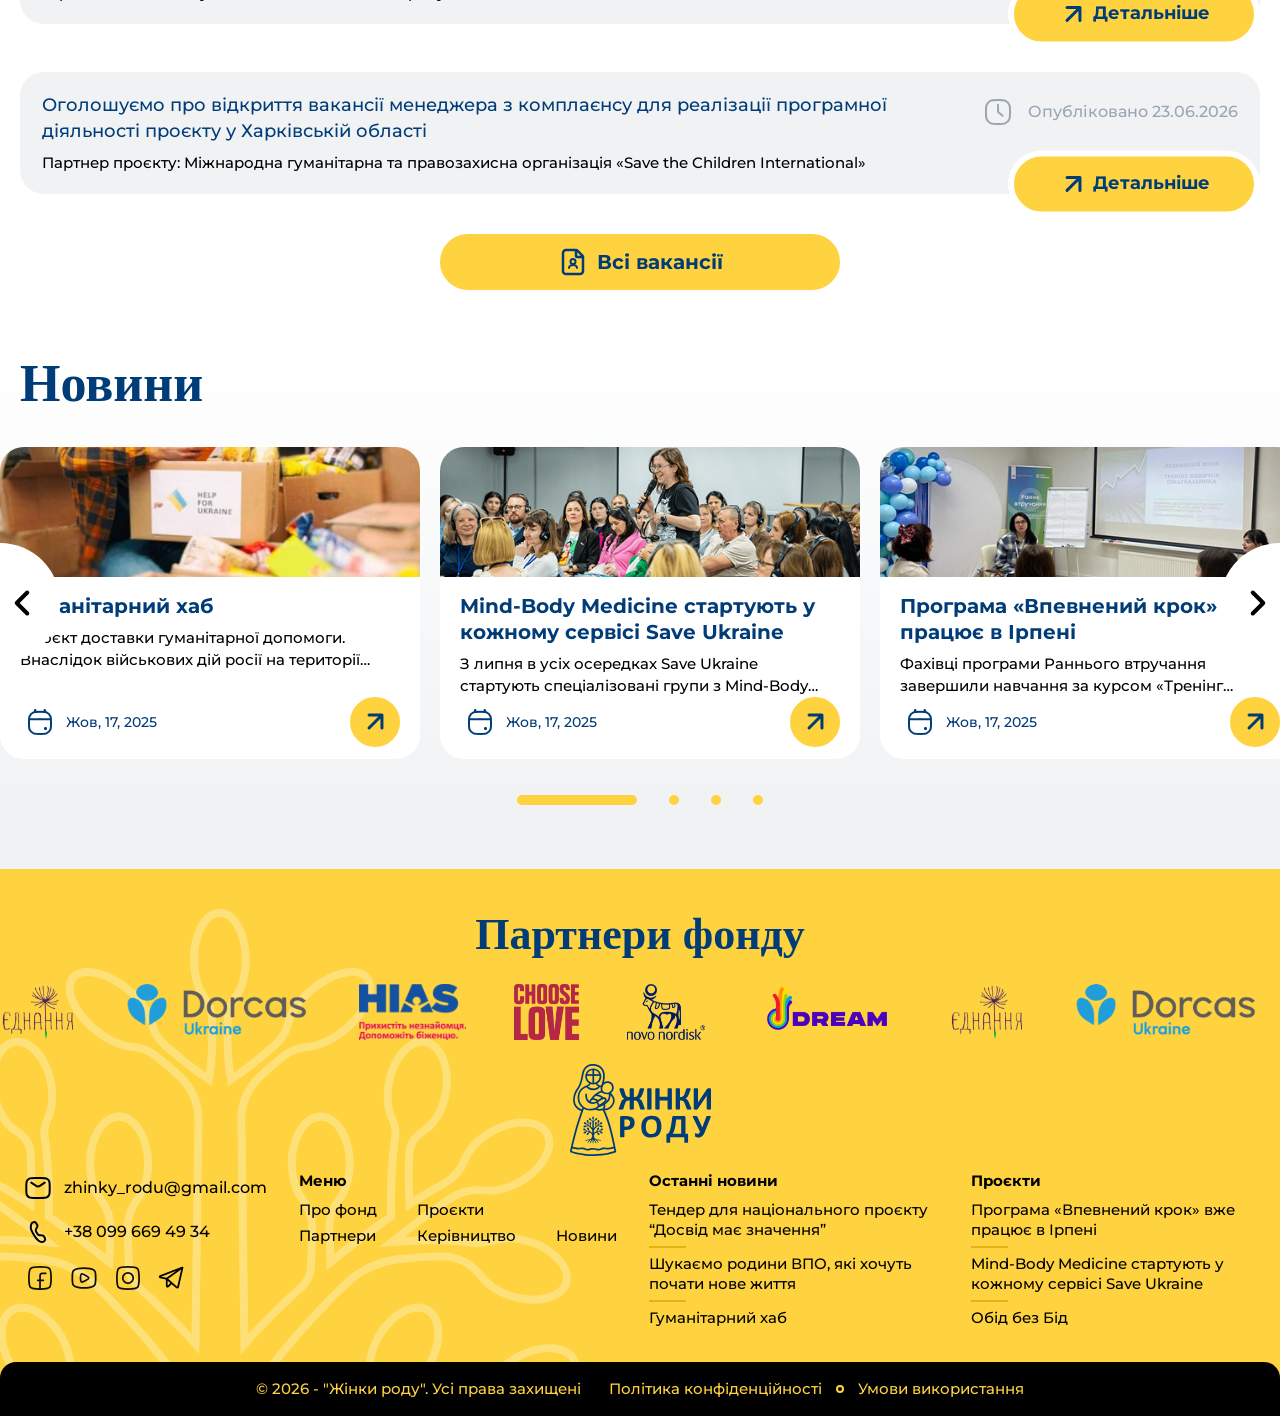
<file: about.html>
<!DOCTYPE html>
<html lang="ua">

<head>
  <meta charset="UTF-8">
  <meta name="viewport" content="width=device-width, initial-scale=1.0">
  <title>Про фонд — Жінки Роду</title>
  <link rel="preconnect" href="https://fonts.googleapis.com">
  <link rel="preconnect" href="https://fonts.gstatic.com" crossorigin>
  <link href="https://fonts.googleapis.com/css2?family=Montserrat:ital,wght@0,100..900;1,100..900&display=swap"
    rel="stylesheet">
  <link rel="stylesheet" href="./css/style.css">
  <link rel="stylesheet" href="./css/reset.css">
</head>

<body>
  <main class="main main--about">
    <header class="header">
      <div class="container">
        <div class="header__top">
          <div class="header__contact">
            <a class="header__mail" href="mailto:zhinky_rodu@gmail.com">
              <img class="header__contact-icon" src="./images/mail.svg" alt="">
              <span class="header__contact-email">zhinky_rodu@gmail.com</span>
            </a>
            <img class="header__circle" src="./images/elipse.svg" alt="">
            <a class="header__phone" href="tel:+380996694934">
              <img class="header__contact-icon" src="./images/phone.svg" alt="">
              <span class="header__contact-phone">+38 099 669 49 34</span>
            </a>
          </div>
          <div class="header__right" data-header-right>
            <div class="header__socials" data-header-socials>
              <a class="header__social-link" href="#">
                <img class="header__social-img" src="./images/facebook.svg" alt="">
              </a>
              <a class="header__social-link" href="#">
                <img class="header__social-img" src="./images/youtube.svg" alt="">
              </a>
              <a class="header__social-link" href="#">
                <img class="header__social-img" src="./images/instagram.svg" alt="">
              </a>
              <a class="header__social-link" href="#">
                <img class="header__social-img" src="./images/telegram.svg" alt="">
              </a>
            </div>
            <div class="header__language" data-language-dropdown data-header-language>
              <button type="button" class="header__language-trigger" aria-expanded="false" aria-haspopup="listbox"
                aria-label="Мова">
                <img class="header__language-icon" src="./images/globe.svg" alt="" aria-hidden="true">
                <span class="header__language-value">Ukr</span>
              </button>
              <ul class="header__language-menu" role="listbox" aria-hidden="true">
                <li class="header__language-option is-active" role="option" data-value="ua" aria-selected="true">Ukr
                </li>
                <li class="header__language-option" role="option" data-value="en" aria-selected="false">Eng</li>
              </ul>
              <select class="header__language-native" id="language-select" name="language" tabindex="-1"
                aria-hidden="true">
                <option value="ukr" selected>Ukr</option>
                <option value="en">Eng</option>
              </select>
            </div>
          </div>
        </div>
        <div class="header__bottom" data-header-bottom>
          <div class="header__burger-slot" data-burger-slot>
            <button type="button" class="header__burger" data-menu-open aria-expanded="false"
              aria-controls="header-menu" aria-label="Відкрити меню">
              <svg xmlns="http://www.w3.org/2000/svg" width="40" height="40" viewBox="0 0 40 40" fill="none"
                aria-hidden="true">
                <path d="M8 15H32M12 20H28M15 25H25" stroke="#003C77" stroke-width="3" stroke-linecap="round" />
              </svg>
            </button>
          </div>
          <a class="header__logo" href="./index.html">
            <img src="./images/header-logo.svg" alt="Жінки Роду">
          </a>
          <a class="header__logo-mobile" href="./index.html">
            <img class="header__logo-mobile-1" src="./images/logo-mobile-1.svg" alt="Жінки Роду">
            <img class="header__logo-mobile-2" src="./images/logo-mobile-2.svg" alt="">
          </a>
          <div class="header__menu" id="header-menu" data-header-menu aria-hidden="true">
            <div class="header__menu-bar">
              <button type="button" class="header__menu-close" data-menu-close aria-label="Закрити меню">
                <svg width="40" height="40" viewBox="0 0 40 40" fill="none" xmlns="http://www.w3.org/2000/svg"
                  aria-hidden="true">
                  <path d="M24 12L16 20L24 28" stroke="#003C77" stroke-width="3" stroke-linecap="round"
                    stroke-linejoin="round" />
                </svg>
              </button>
              <div class="header__menu-language" data-menu-language-slot></div>
              <div class="header__menu-search" data-menu-search-slot></div>
            </div>
            <div class="header__center" data-header-center>
              <nav class="header__nav">
                <a class="header__nav-link" href="#">Про фонд</a>
                <div class="header__nav-dropdown" data-projects-dropdown>
                  <button type="button" class="header__nav-dropdown-trigger" aria-expanded="false" aria-haspopup="true"
                    aria-controls="projects-dropdown-menu">
                    <span>Проєкти</span>
                  </button>
                  <img class="header__nav-dropdown-arrow" src="./images/dropdown-arrow.svg" alt="" aria-hidden="true">
                  <ul class="header__nav-dropdown-menu" id="projects-dropdown-menu" aria-hidden="true">
                    <li><a class="header__nav-dropdown-link" href="#">Світло поколінь</a></li>
                    <li><a class="header__nav-dropdown-link" href="#">Материнське дерево</a></li>
                    <li><a class="header__nav-dropdown-link" href="#">Коріння життя</a></li>
                    <li><a class="header__nav-dropdown-link" href="#">Від матері до доньки</a></li>
                  </ul>
                </div>
                <a class="header__nav-link" href="#">Партнери</a>
                <a class="header__nav-link" href="#">Керівництво</a>
                <a class="header__nav-link" href="#">Новини</a>
              </nav>
              <svg class="header__menu-divider" width="92" height="2" viewBox="0 0 92 2" fill="none"
                xmlns="http://www.w3.org/2000/svg" aria-hidden="true">
                <path d="M1 1H90.5" stroke="black" stroke-width="2" stroke-linecap="round" />
              </svg>
            </div>
            <div class="header__menu-contact" data-menu-contact-slot></div>
            <div class="header__menu-socials" data-menu-socials-slot></div>
          </div>
          <div class="header__bottom-end" data-header-bottom-end>
            <div class="header__search" data-header-search>
              <form class="header__search-form" role="search" action="#" method="get">
                <label class="header__search-label" for="header-search-input">Пошук</label>
                <input type="search" class="header__search-input" id="header-search-input" name="q"
                  placeholder="Пошук..." autocomplete="off">
                <button type="button" class="header__search-toggle" aria-expanded="false"
                  aria-controls="header-search-input" aria-label="Пошук">
                  <img class="header__search-img" src="./images/search.svg" alt="">
                </button>
              </form>
            </div>
            <a class="header__help button" href="#">
              <img class="header__help-icon" src="./images/heart-handshake.svg" alt="">
              <img class="header__help-icon-mobile" src="./images/mobile-heartsvg.svg" alt="">
              <span class="header__help-text">Допомогти</span>
            </a>
          </div>
        </div>
      </div>
    </header>

    <section class="about about--page">
      <div class="container">
        <div class="about__inner">
          <div class="about__left">
            <img class="about__tree" src="./images/about-tree.svg" alt="" aria-hidden="true">
            <img class="about__bg" src="./images/about-page.png" alt="">
            <svg class="about__decor about__decor--1" width="934" height="765" viewBox="0 0 934 765" fill="none"
              overflow="visible" aria-hidden="true" xmlns="http://www.w3.org/2000/svg">
              <path
                d="M-425 756.996C-264.331 596.447 -47.0822 456.981 180.812 418.311C242.783 407.796 544.299 355.341 544.299 472.121C544.299 528.053 481.567 518.114 448.478 500.609C383.341 466.15 334.8 433.031 289.304 372.415C219.077 278.851 141.876 127.844 244.956 30.5649C289.444 -11.4188 374.565 12.4619 416.009 43.226C456.642 73.388 483.681 112.096 514.206 151.637C539.016 183.774 532.355 180.512 551.426 144.515C599.294 54.1637 751.631 -9.30653 777.912 131.854C792.658 211.054 766.566 279.817 742.276 352.632C733.152 379.983 719.007 427.529 699.513 449.173C678.289 472.738 666.792 435.16 674.172 415.146C692.519 365.387 717.293 343.927 770.785 343.927C819.163 343.927 883.347 381.518 886.404 436.512C888.1 467.023 895.824 459.558 906.202 436.512C914.254 418.632 926 361.513 926 381.119C926 388.027 925.617 445.209 918.873 449.173C894.863 463.286 862.256 463.547 836.514 472.121"
                stroke="#FED33F" stroke-width="16" stroke-linecap="round" />
            </svg>
            <svg class="about__decor about__decor--2" width="934" height="430" viewBox="0 0 934 430" fill="none"
              overflow="visible" aria-hidden="true" xmlns="http://www.w3.org/2000/svg">
              <path
                d="M-425 421.069C-264.331 260.519 -47.0822 121.054 180.812 82.384C242.783 71.8685 544.299 19.414 544.299 136.194M699.513 113.246C678.289 136.81 666.792 99.2328 674.172 79.2188C692.519 29.4596 717.293 8 770.785 8C819.163 8 883.347 45.5906 886.404 100.584C888.1 131.096 895.824 123.631 906.202 100.584C914.254 82.7049 926 25.5857 926 45.192C926 52.0997 925.617 109.281 918.873 113.246C894.863 127.358 862.256 127.619 836.514 136.194"
                stroke="#FED33F" stroke-width="16" stroke-linecap="round" />
            </svg>
          </div>
          <div class="about__content">
            <h5 class="about__subtitle subtitle">Жінки Роду</h5>
            <h2 class="about__title title">
              Про фонд
            </h2>
            <p class="about__text text">
              Ми не просто надаємо базову допомогу — ми інвестуємо в потенціал. Наші напрямки роботи включають
              психологічну
              реабілітацію, освітні програми для професійної перекваліфікації, підтримку жіночого ветеранського руху та
              допомогу
              дітям.
            </p>
            <p class="about__text-blue">
              «ЖІНКИ РОДУ» — це живий зв’язок часів, де досвід старших і енергія молодих поєднуються заради відродження
              життя.
            </p>
          </div>
        </div>
        <div class="about-ukr">
          <div class="about-ukr__media">
            <img class="about-ukr__img" src="./images/about-ukr.png" alt="">
            <img class="about-ukr__decor" src="./images/urk-decor.svg" alt="" aria-hidden="true">
          </div>
          <div class="about-ukr__content">
            <p class="about-ukr__text text">
              Ми не просто надаємо базову допомогу — ми інвестуємо в потенціал. Наші напрямки роботи включають
              психологічну реабілітацію, освітні програми для професійної перекваліфікації, підтримку жіночого
              ветеранського руху та допомогу дітям.
            </p>
            <p class="about-ukr__text text">
              Ми не просто надаємо базову допомогу — ми інвестуємо в потенціал. Наші напрямки роботи включають
              психологічну реабілітацію, освітні програми для професійної перекваліфікації, підтримку жіночого
              ветеранського руху та допомогу дітям.
            </p>
            <p class="about-ukr__text text">
              Ми не просто надаємо базову допомогу — ми інвестуємо в потенціал. Наші напрямки роботи включають
              психологічну реабілітацію, освітні програми для професійної перекваліфікації, підтримку жіночого
              ветеранського руху та допомогу дітям.
            </p>
            <p class="about-ukr__text-blue">
              «ЖІНКИ РОДУ» — це живий зв’язок часів, де досвід старших і енергія молодих поєднуються заради
              відродження життя.
            </p>
          </div>
        </div>
      </div>
    </section>

    <section class="mission">
      <div class="mission__top-corner" aria-hidden="true"></div>
      <div class="container">
        <div class="mission__top">
          <h2 class="mission__title title">
            Наша місія та візія
          </h2>
          <p class="mission__text text">
            «Жінки роду» повертає любов до життя з 2015 року.
            Ми створили та продовжуємо просувати соціальний тренд на безбарʼєрність у соціальному житті суспільства.
          </p>
        </div>
        <div class="mission__inner">
          <div class="mission__content">
            <div class="mission__img">
              <img src="./images/mission-1.png" alt="">
              <div class="mission__corner">
                <h5 class="mission__subtitle subtitle">
                  Місія фонду
                </h5>
                <div class="mission__text-blue">
                  Повертаємо <br>
                  любов до життя
                </div>
              </div>
            </div>
            <p class="mission__text text">
              Підтримуючи старше покоління сьогодні, ми будуємо краще майбутнє для кожного з нас завтра.
            </p>
          </div>
          <div class="mission__content">
            <div class="mission__img">
              <img src="./images/mission-2.png" alt="">
              <div class="mission__corner">
                <h5 class="mission__subtitle subtitle">
                  Візія фонду
                </h5>
                <div class="mission__text-blue">
                  Свобода <br>
                  від стереотипів
                </div>
              </div>
            </div>
            <p class="mission__text">
              Ми бачимо Україну без упереджень: де кожен має право жити яскраво та повноцінно в будь-якому віці.
            </p>
          </div>
        </div>
      </div>
      <div class="mission__bottom-corner" aria-hidden="true"></div>
    </section>

    <section class="leadership">
      <img class="leadership__decor" src="./images/leadership-decor.svg" alt="" aria-hidden="true">
      <div class="container">
        <div class="leadership__inner">
          <div class="leadership__content">
            <h2 class="leadership__title title">
              Керівництво фонду
            </h2>
            <p class="leadership__text text">
              Наша команда об’єднує абсолютно різних фахівців: від волонтерів та координаторів проєктів до професійних
              психологів,
              юристів та креативників.
            </p>
            <div class="leadership__subtitle">
              Проте нас єднає спільний «культурний код» та глибока повага до українських традицій і майбутнього нашої
              країни.
            </div>
          </div>
          <div class="leadership__cofounder">
            <div class="leadership__cofounder-photo">
              <img class="leadership__cofounder-circle" src="./images/leadership-circle.svg" alt="" aria-hidden="true">
              <div class="leadership__cofounder-img-wrap">
                <img class="leadership__cofounder-img" src="./images/cofounder.png" alt="Марина Ватуліна">
              </div>
            </div>
            <div class="leadership__cofounder-content">
              <div class="leadership__cofounder-name">
                Марина Ватуліна
              </div>
              <div class="leadership__cofounder-description">
                Співзасновниця і керівниця фонду
              </div>
            </div>
          </div>
        </div>
      </div>
    </section>

    <section class="team">
      <div class="team__top-corner" aria-hidden="true"></div>
      <img class="team__decor" src="./images/team-decor.svg" alt="" aria-hidden="true">
      <div class="container">
        <h2 class="team__title title">Наша команда</h2>
        <ul class="team__grid">
          <li class="team__member">
            <div class="team__photo">
              <img class="team__circle" src="./images/team-circle.svg" alt="" aria-hidden="true">
              <div class="team__img-wrap">
                <img class="team__img" src="./images/person-1.png" alt="Вероніка Симонова">
              </div>
            </div>
            <div class="team__name">Вероніка Симонова</div>
            <div class="team__role">Програмний директор</div>
          </li>
          <li class="team__member">
            <div class="team__photo">
              <img class="team__circle" src="./images/team-circle.svg" alt="" aria-hidden="true">
              <div class="team__img-wrap">
                <img class="team__img" src="./images/person-2.png" alt="Людмила Єрмолаєва">
              </div>
            </div>
            <div class="team__name">Людмила Єрмолаєва</div>
            <div class="team__role">Бухгалтер</div>
          </li>
          <li class="team__member">
            <div class="team__photo">
              <img class="team__circle" src="./images/team-circle.svg" alt="" aria-hidden="true">
              <div class="team__img-wrap">
                <img class="team__img" src="./images/person-3.png" alt="Костянтин Кузнєцов">
              </div>
            </div>
            <div class="team__name">Костянтин Кузнєцов</div>
            <div class="team__role">Адміністратор</div>
          </li>
          <li class="team__member">
            <div class="team__photo">
              <img class="team__circle" src="./images/team-circle.svg" alt="" aria-hidden="true">
              <div class="team__img-wrap">
                <img class="team__img" src="./images/person-4.png" alt="Юрій Куршаков">
              </div>
            </div>
            <div class="team__name">Юрій Куршаков</div>
            <div class="team__role">Технічний адміністратор</div>
          </li>
          <li class="team__member">
            <div class="team__photo">
              <img class="team__circle" src="./images/team-circle.svg" alt="" aria-hidden="true">
              <div class="team__img-wrap">
                <img class="team__img" src="./images/person-5.png" alt="Маргарита Куршакова">
              </div>
            </div>
            <div class="team__name">Маргарита Куршакова</div>
            <div class="team__role">PA, HR</div>
          </li>
          <li class="team__member">
            <div class="team__photo">
              <img class="team__circle" src="./images/team-circle.svg" alt="" aria-hidden="true">
              <div class="team__img-wrap">
                <img class="team__img" src="./images/person-1.png" alt="Діана Меланіч">
              </div>
            </div>
            <div class="team__name">Діана Меланіч</div>
            <div class="team__role">Оператор бази даних</div>
          </li>
          <li class="team__member">
            <div class="team__photo">
              <img class="team__circle" src="./images/team-circle.svg" alt="" aria-hidden="true">
              <div class="team__img-wrap">
                <img class="team__img" src="./images/person-2.png" alt="Олена Черкашина">
              </div>
            </div>
            <div class="team__name">Олена Черкашина</div>
            <div class="team__role">Рецепшионіст</div>
          </li>
          <li class="team__member">
            <div class="team__photo">
              <img class="team__circle" src="./images/team-circle.svg" alt="" aria-hidden="true">
              <div class="team__img-wrap">
                <img class="team__img" src="./images/person-5.png" alt="Дарія Ачкасова">
              </div>
            </div>
            <div class="team__name">Дарія Ачкасова</div>
            <div class="team__role">Менеджер з маркетингу</div>
          </li>
        </ul>
      </div>
    </section>

    <section class="media media--projects">
      <div class="container">
        <h2 class="media__title title">
          Реалізовані проекти
        </h2>
      </div>
      <div class="media__slider" data-media-slider>
        <div class="media__slider-body">
          <div class="media__slider-viewport">
            <div class="media__slider-track">
              <a class="media__slider-item" href="#">
                <img class="media__slider-img" src="./images/slider-1.png" alt="">
                <div class="media__slider-action">
                  <img class="media__slider-action-decor" src="./images/slider-btn-decor.svg" alt=""
                    aria-hidden="true">
                  <span class="media__slider-button media__slider-button--done">
                    <svg xmlns="http://www.w3.org/2000/svg" width="40" height="40" viewBox="0 0 40 40" fill="none"
                      aria-hidden="true">
                      <path d="M13 21.2174L17.2424 26L27 15" stroke="#003C77" stroke-width="3"
                        stroke-linecap="round" stroke-linejoin="round" />
                    </svg>
                    <span class="media__slider-status">Виконано</span>
                  </span>
                </div>
                <div class="media__slider-content">
                  <div class="media__slider-subtitle subtitle">
                    Гуманітарний хаб
                  </div>
                  <p class="media__slider-text">
                    Проєкт доставки гуманітарної допомоги.
                    Внаслідок військових дій росії на території України
                  </p>
                </div>
              </a>
              <a class="media__slider-item" href="#">
                <img class="media__slider-img" src="./images/slider-2.png" alt="">
                <div class="media__slider-action">
                  <img class="media__slider-action-decor" src="./images/slider-btn-decor.svg" alt=""
                    aria-hidden="true">
                  <span class="media__slider-button media__slider-button--done">
                    <svg xmlns="http://www.w3.org/2000/svg" width="40" height="40" viewBox="0 0 40 40" fill="none"
                      aria-hidden="true">
                      <path d="M13 21.2174L17.2424 26L27 15" stroke="#003C77" stroke-width="3"
                        stroke-linecap="round" stroke-linejoin="round" />
                    </svg>
                    <span class="media__slider-status">Виконано</span>
                  </span>
                </div>
                <div class="media__slider-content">
                  <div class="media__slider-subtitle subtitle">
                    Mind-Body Medicine стартують у кожному сервісі Save Ukraine
                  </div>
                  <p class="media__slider-text">
                    З липня в усіх осередках Save Ukraine стартують спеціалізовані групи з Mind-Body Medicine
                  </p>
                </div>
              </a>
              <a class="media__slider-item" href="#">
                <img class="media__slider-img" src="./images/slider-3.png" alt="">
                <div class="media__slider-action">
                  <img class="media__slider-action-decor" src="./images/slider-btn-decor.svg" alt=""
                    aria-hidden="true">
                  <span class="media__slider-button media__slider-button--done">
                    <svg xmlns="http://www.w3.org/2000/svg" width="40" height="40" viewBox="0 0 40 40" fill="none"
                      aria-hidden="true">
                      <path d="M13 21.2174L17.2424 26L27 15" stroke="#003C77" stroke-width="3"
                        stroke-linecap="round" stroke-linejoin="round" />
                    </svg>
                    <span class="media__slider-status">Виконано</span>
                  </span>
                </div>
                <div class="media__slider-content">
                  <div class="media__slider-subtitle subtitle">
                    Програма «Впевнений крок» вже працює в Ірпені
                  </div>
                  <p class="media__slider-text">
                    Фахівці програми Раннього втручання завершили навчання за курсом «Тренінг навичок піклування
                  </p>
                </div>
              </a>
              <a class="media__slider-item" href="#">
                <img class="media__slider-img" src="./images/slider-4.png" alt="">
                <div class="media__slider-action">
                  <img class="media__slider-action-decor" src="./images/slider-btn-decor.svg" alt=""
                    aria-hidden="true">
                  <span class="media__slider-button media__slider-button--done">
                    <svg xmlns="http://www.w3.org/2000/svg" width="40" height="40" viewBox="0 0 40 40" fill="none"
                      aria-hidden="true">
                      <path d="M13 21.2174L17.2424 26L27 15" stroke="#003C77" stroke-width="3"
                        stroke-linecap="round" stroke-linejoin="round" />
                    </svg>
                    <span class="media__slider-status">Виконано</span>
                  </span>
                </div>
                <div class="media__slider-content">
                  <div class="media__slider-subtitle subtitle">
                    Обід без Бід
                  </div>
                  <p class="media__slider-text">
                    Проєкт, де Ба та Ді щодня отримують смачну та корисну гарячу їжу в жовтих дерев’яних будиночках
                    «Обі...
                  </p>
                </div>
              </a>
              <a class="media__slider-item" href="#">
                <img class="media__slider-img" src="./images/slider-1.png" alt="">
                <div class="media__slider-action">
                  <img class="media__slider-action-decor" src="./images/slider-btn-decor.svg" alt=""
                    aria-hidden="true">
                  <span class="media__slider-button media__slider-button--done">
                    <svg xmlns="http://www.w3.org/2000/svg" width="40" height="40" viewBox="0 0 40 40" fill="none"
                      aria-hidden="true">
                      <path d="M13 21.2174L17.2424 26L27 15" stroke="#003C77" stroke-width="3"
                        stroke-linecap="round" stroke-linejoin="round" />
                    </svg>
                    <span class="media__slider-status">Виконано</span>
                  </span>
                </div>
                <div class="media__slider-content">
                  <div class="media__slider-subtitle subtitle">
                    Гуманітарний хаб
                  </div>
                  <p class="media__slider-text">
                    Проєкт доставки гуманітарної допомоги.
                    Внаслідок військових дій росії на території України
                  </p>
                </div>
              </a>
              <a class="media__slider-item" href="#">
                <img class="media__slider-img" src="./images/slider-2.png" alt="">
                <div class="media__slider-action">
                  <img class="media__slider-action-decor" src="./images/slider-btn-decor.svg" alt=""
                    aria-hidden="true">
                  <span class="media__slider-button media__slider-button--done">
                    <svg xmlns="http://www.w3.org/2000/svg" width="40" height="40" viewBox="0 0 40 40" fill="none"
                      aria-hidden="true">
                      <path d="M13 21.2174L17.2424 26L27 15" stroke="#003C77" stroke-width="3"
                        stroke-linecap="round" stroke-linejoin="round" />
                    </svg>
                    <span class="media__slider-status">Виконано</span>
                  </span>
                </div>
                <div class="media__slider-content">
                  <div class="media__slider-subtitle subtitle">
                    Mind-Body Medicine стартують у кожному сервісі Save Ukraine
                  </div>
                  <p class="media__slider-text">
                    З липня в усіх осередках Save Ukraine стартують спеціалізовані групи з Mind-Body Medicine
                  </p>
                </div>
              </a>
              <a class="media__slider-item" href="#">
                <img class="media__slider-img" src="./images/slider-3.png" alt="">
                <div class="media__slider-action">
                  <img class="media__slider-action-decor" src="./images/slider-btn-decor.svg" alt=""
                    aria-hidden="true">
                  <span class="media__slider-button media__slider-button--done">
                    <svg xmlns="http://www.w3.org/2000/svg" width="40" height="40" viewBox="0 0 40 40" fill="none"
                      aria-hidden="true">
                      <path d="M13 21.2174L17.2424 26L27 15" stroke="#003C77" stroke-width="3"
                        stroke-linecap="round" stroke-linejoin="round" />
                    </svg>
                    <span class="media__slider-status">Виконано</span>
                  </span>
                </div>
                <div class="media__slider-content">
                  <div class="media__slider-subtitle subtitle">
                    Програма «Впевнений крок» вже працює в Ірпені
                  </div>
                  <p class="media__slider-text">
                    Фахівці програми Раннього втручання завершили навчання за курсом «Тренінг навичок піклування
                  </p>
                </div>
              </a>
              <a class="media__slider-item" href="#">
                <img class="media__slider-img" src="./images/slider-4.png" alt="">
                <div class="media__slider-action">
                  <img class="media__slider-action-decor" src="./images/slider-btn-decor.svg" alt=""
                    aria-hidden="true">
                  <span class="media__slider-button media__slider-button--done">
                    <svg xmlns="http://www.w3.org/2000/svg" width="40" height="40" viewBox="0 0 40 40" fill="none"
                      aria-hidden="true">
                      <path d="M13 21.2174L17.2424 26L27 15" stroke="#003C77" stroke-width="3"
                        stroke-linecap="round" stroke-linejoin="round" />
                    </svg>
                    <span class="media__slider-status">Виконано</span>
                  </span>
                </div>
                <div class="media__slider-content">
                  <div class="media__slider-subtitle subtitle">
                    Обід без Бід
                  </div>
                  <p class="media__slider-text">
                    Проєкт, де Ба та Ді щодня отримують смачну та корисну гарячу їжу в жовтих дерев’яних будиночках
                    «Обі...
                  </p>
                </div>
              </a>
            </div>
          </div>
          <button type="button" class="media__slider-arrow media__slider-arrow--prev" aria-label="Попередній слайд">
            <img class="media__slider-arrow-circle" src="./images/projects-slider-arrow-circle-left.svg" alt=""
              aria-hidden="true">
            <img class="media__slider-arrow-icon" src="./images/slider-arrow.svg" alt="">
          </button>
          <button type="button" class="media__slider-arrow media__slider-arrow--next" aria-label="Наступний слайд">
            <img class="media__slider-arrow-circle" src="./images/projects-slider-arrow-circle-right.svg" alt=""
              aria-hidden="true">
            <img class="media__slider-arrow-icon" src="./images/slider-arrow.svg" alt="">
          </button>
        </div>
        <div class="media__slider-dots" role="tablist" aria-label="Слайди проєктів"></div>
      </div>
    </section>

    <section class="reports">
      <div class="container">
        <div class="reports__title title">
          Звіти про діяльність
        </div>
        <div class="reports__inner">
          <ul class="reports__list">
            <li class="reports__row">
              <div class="reports__texts">
                <div class="reports__cell reports__cell--name">Річний звіт за 2025 рік</div>
                <div class="reports__cell reports__cell--desc">Ліцензія на медичну практику</div>
              </div>
              <div class="reports__cell reports__cell--date">20.06.2026</div>
              <div class="reports__cell reports__cell--download">
                <button type="button" class="reports__download" data-download="./files/zvit-2025-licenziya.pdf"
                  data-download-name="zvit-2025-licenziya.pdf">
                  <img class="reports__download-icon" src="./images/pdf.svg" alt="">
                  <span>Завантажити PDF</span>
                </button>
              </div>
            </li>
            <li class="reports__row">
              <div class="reports__texts">
                <div class="reports__cell reports__cell--name">Річний звіт за 2025 рік</div>
                <div class="reports__cell reports__cell--desc">Офіційна редакція статуту</div>
              </div>
              <div class="reports__cell reports__cell--date">14.06.2026</div>
              <div class="reports__cell reports__cell--download">
                <button type="button" class="reports__download" data-download="./files/zvit-2025-statut.doc"
                  data-download-name="zvit-2025-statut.doc">
                  <img class="reports__download-icon" src="./images/doc.svg" alt="">
                  <span>Завантажити DOC</span>
                </button>
              </div>
            </li>
            <li class="reports__row">
              <div class="reports__texts">
                <div class="reports__cell reports__cell--name">Річний звіт за 2024 рік</div>
                <div class="reports__cell reports__cell--desc">Ліцензія на медичну практику</div>
              </div>
              <div class="reports__cell reports__cell--date">20.06.2026</div>
              <div class="reports__cell reports__cell--download">
                <button type="button" class="reports__download" data-download="./files/zvit-2024-licenziya.xls"
                  data-download-name="zvit-2024-licenziya.xls">
                  <img class="reports__download-icon" src="./images/xls.svg" alt="">
                  <span>Завантажити XLS</span>
                </button>
              </div>
            </li>
            <li class="reports__row">
              <div class="reports__texts">
                <div class="reports__cell reports__cell--name">Річний звіт за 2025 рік</div>
                <div class="reports__cell reports__cell--desc">Офіційна редакція статуту</div>
              </div>
              <div class="reports__cell reports__cell--date">14.06.2026</div>
              <div class="reports__cell reports__cell--download">
                <button type="button" class="reports__download" data-download="./files/zvit-2025-statut.doc"
                  data-download-name="zvit-2025-statut.doc">
                  <img class="reports__download-icon" src="./images/doc.svg" alt="">
                  <span>Завантажити DOC</span>
                </button>
              </div>
            </li>
          </ul>
          <a href="#" class="reports__button button">
            <img src="./images/docs.svg" alt="">
            <span>Всі документи</span>
          </a>
        </div>
      </div>
    </section>

    <section class="vacancies">
      <div class="container">
        <h2 class="vacancies__title title">
          Наші вакансії
        </h2>
        <div class="vacancies__inner">
          <ul class="vacancies__list">
            <li>
              <a class="vacancies__item" href="#">
                <div class="vacancies__content">
                  <h3 class="vacancies__name">
                    Шукаємо реєстратора на грошову допомогу для реалізації проєкту у Корюківській громаді Чернігівської
                    області
                  </h3>
                  <p class="vacancies__desc">
                    Термін подання документів – до 8 липня 2026 року.
                  </p>
                </div>
                <div class="vacancies__date">
                  <img class="vacancies__date-icon" src="./images/clock.svg" alt="" aria-hidden="true">
                  <span>Опубліковано 23.06.2026</span>
                </div>
                <div class="vacancies__action">
                  <span class="vacancies__link">
                    <img src="./images/button-arrow.svg" alt="" aria-hidden="true">
                    <span>Детальніше</span>
                  </span>
                </div>
              </a>
            </li>
            <li>
              <a class="vacancies__item" href="#">
                <div class="vacancies__content">
                  <h3 class="vacancies__name">
                    ГО “Відповідальні громадяни” шукає реєстратора на грошову допомогу для реалізації проєкту у
                    Корюківській громаді Чернігівської області
                  </h3>
                  <p class="vacancies__desc">
                    Термін подання документів – до 8 липня 2026 року.
                  </p>
                </div>
                <div class="vacancies__date">
                  <img class="vacancies__date-icon" src="./images/clock.svg" alt="" aria-hidden="true">
                  <span>Опубліковано 23.06.2026</span>
                </div>
                <div class="vacancies__action">
                  <span class="vacancies__link">
                    <img src="./images/button-arrow.svg" alt="" aria-hidden="true">
                    <span>Детальніше</span>
                  </span>
                </div>
              </a>
            </li>
            <li>
              <a class="vacancies__item" href="#">
                <div class="vacancies__content">
                  <h3 class="vacancies__name">
                    Оголошуємо про відкриття вакансії менеджера з комплаєнсу для реалізації програмної діяльності
                    проєкту у Харківській області
                  </h3>
                  <p class="vacancies__desc">
                    Партнер проєкту: Міжнародна гуманітарна та правозахисна організація «Save the Children
                    International»
                  </p>
                </div>
                <div class="vacancies__date">
                  <img class="vacancies__date-icon" src="./images/clock.svg" alt="" aria-hidden="true">
                  <span>Опубліковано 23.06.2026</span>
                </div>
                <div class="vacancies__action">
                  <span class="vacancies__link">
                    <img src="./images/button-arrow.svg" alt="" aria-hidden="true">
                    <span>Детальніше</span>
                  </span>
                </div>
              </a>
            </li>
          </ul>
          <a href="#" class="vacancies__button button">
            <img src="./images/vacancy.svg" alt="" aria-hidden="true">
            <span>Всі вакансії</span>
          </a>
        </div>
      </div>
    </section>

    <section class="news news--slider-only">
      <div class="container">
        <h2 class="news__title title">
          Новини
        </h2>
      </div>
      <div class="news__slider" data-news-slider>
        <div class="news__slider-body">
          <div class="news__slider-viewport">
            <div class="news__slider-track">
              <a class="news__slider-item" href="#">
                <img class="news__slider-img" src="./images/slider-1.png" alt="">
                <div class="news__slider-content">
                  <div class="news__slider-subtitle subtitle">
                    Гуманітарний хаб
                  </div>
                  <p class="news__slider-text">
                    Проєкт доставки гуманітарної допомоги.
                    Внаслідок військових дій росії на території України
                  </p>
                  <div class="news__slider-meta">
                    <div class="news__slider-date">
                      <img src="./images/calendar.svg" alt="">
                      <span>Жов, 17, 2025</span>
                    </div>
                    <span class="news__slider-link">
                      <img src="./images/button-arrow.svg" alt="">
                    </span>
                  </div>
                </div>
              </a>
              <a class="news__slider-item" href="#">
                <img class="news__slider-img" src="./images/slider-2.png" alt="">
                <div class="news__slider-content">
                  <div class="news__slider-subtitle subtitle">
                    Mind-Body Medicine стартують у кожному сервісі Save Ukraine
                  </div>
                  <p class="news__slider-text">
                    З липня в усіх осередках Save Ukraine стартують спеціалізовані групи з Mind-Body Medicine
                  </p>
                  <div class="news__slider-meta">
                    <div class="news__slider-date">
                      <img src="./images/calendar.svg" alt="">
                      <span>Жов, 17, 2025</span>
                    </div>
                    <span class="news__slider-link">
                      <img src="./images/button-arrow.svg" alt="">
                    </span>
                  </div>
                </div>
              </a>
              <a class="news__slider-item" href="#">
                <img class="news__slider-img" src="./images/slider-3.png" alt="">
                <div class="news__slider-content">
                  <div class="news__slider-subtitle subtitle">
                    Програма «Впевнений крок» вже працює в Ірпені
                  </div>
                  <p class="news__slider-text">
                    Фахівці програми Раннього втручання завершили навчання за курсом «Тренінг навичок піклування
                  </p>
                  <div class="news__slider-meta">
                    <div class="news__slider-date">
                      <img src="./images/calendar.svg" alt="">
                      <span>Жов, 17, 2025</span>
                    </div>
                    <span class="news__slider-link">
                      <img src="./images/button-arrow.svg" alt="">
                    </span>
                  </div>
                </div>
              </a>
              <a class="news__slider-item" href="#">
                <img class="news__slider-img" src="./images/slider-4.png" alt="">
                <div class="news__slider-content">
                  <div class="news__slider-subtitle subtitle">
                    Обід без Бід
                  </div>
                  <p class="news__slider-text">
                    Проєкт, де Ба та Ді щодня отримують смачну та корисну гарячу їжу в жовтих дерев’яних будиночках
                    «Обі...
                  </p>
                  <div class="news__slider-meta">
                    <div class="news__slider-date">
                      <img src="./images/calendar.svg" alt="">
                      <span>Жов, 17, 2025</span>
                    </div>
                    <span class="news__slider-link">
                      <img src="./images/button-arrow.svg" alt="">
                    </span>
                  </div>
                </div>
              </a>
              <a class="news__slider-item" href="#">
                <img class="news__slider-img" src="./images/slider-1.png" alt="">
                <div class="news__slider-content">
                  <div class="news__slider-subtitle subtitle">
                    Гуманітарний хаб
                  </div>
                  <p class="news__slider-text">
                    Проєкт доставки гуманітарної допомоги.
                    Внаслідок військових дій росії на території України
                  </p>
                  <div class="news__slider-meta">
                    <div class="news__slider-date">
                      <img src="./images/calendar.svg" alt="">
                      <span>Жов, 17, 2025</span>
                    </div>
                    <span class="news__slider-link">
                      <img src="./images/button-arrow.svg" alt="">
                    </span>
                  </div>
                </div>
              </a>
              <a class="news__slider-item" href="#">
                <img class="news__slider-img" src="./images/slider-2.png" alt="">
                <div class="news__slider-content">
                  <div class="news__slider-subtitle subtitle">
                    Mind-Body Medicine стартують у кожному сервісі Save Ukraine
                  </div>
                  <p class="news__slider-text">
                    З липня в усіх осередках Save Ukraine стартують спеціалізовані групи з Mind-Body Medicine
                  </p>
                  <div class="news__slider-meta">
                    <div class="news__slider-date">
                      <img src="./images/calendar.svg" alt="">
                      <span>Жов, 17, 2025</span>
                    </div>
                    <span class="news__slider-link">
                      <img src="./images/button-arrow.svg" alt="">
                    </span>
                  </div>
                </div>
              </a>
              <a class="news__slider-item" href="#">
                <img class="news__slider-img" src="./images/slider-3.png" alt="">
                <div class="news__slider-content">
                  <div class="news__slider-subtitle subtitle">
                    Програма «Впевнений крок» вже працює в Ірпені
                  </div>
                  <p class="news__slider-text">
                    Фахівці програми Раннього втручання завершили навчання за курсом «Тренінг навичок піклування
                  </p>
                  <div class="news__slider-meta">
                    <div class="news__slider-date">
                      <img src="./images/calendar.svg" alt="">
                      <span>Жов, 17, 2025</span>
                    </div>
                    <span class="news__slider-link">
                      <img src="./images/button-arrow.svg" alt="">
                    </span>
                  </div>
                </div>
              </a>
              <a class="news__slider-item" href="#">
                <img class="news__slider-img" src="./images/slider-4.png" alt="">
                <div class="news__slider-content">
                  <div class="news__slider-subtitle subtitle">
                    Обід без Бід
                  </div>
                  <p class="news__slider-text">
                    Проєкт, де Ба та Ді щодня отримують смачну та корисну гарячу їжу в жовтих дерев’яних будиночках
                    «Обі...
                  </p>
                  <div class="news__slider-meta">
                    <div class="news__slider-date">
                      <img src="./images/calendar.svg" alt="">
                      <span>Жов, 17, 2025</span>
                    </div>
                    <span class="news__slider-link">
                      <img src="./images/button-arrow.svg" alt="">
                    </span>
                  </div>
                </div>
              </a>
            </div>
          </div>
          <button type="button" class="news__slider-arrow news__slider-arrow--prev" aria-label="Попередній слайд">
            <img class="news__slider-arrow-circle" src="./images/projects-slider-arrow-circle-left.svg" alt=""
              aria-hidden="true">
            <img class="news__slider-arrow-icon" src="./images/slider-arrow.svg" alt="">
          </button>
          <button type="button" class="news__slider-arrow news__slider-arrow--next" aria-label="Наступний слайд">
            <img class="news__slider-arrow-circle" src="./images/projects-slider-arrow-circle-right.svg" alt=""
              aria-hidden="true">
            <img class="news__slider-arrow-icon" src="./images/slider-arrow.svg" alt="">
          </button>
        </div>
        <div class="news__slider-dots" role="tablist" aria-label="Слайди новин"></div>
      </div>
    </section>

    <footer class="footer">
      <img class="footer__decor" src="./images/footer-decor.svg" alt="" aria-hidden="true">
      <div class="container footer__partners">
        <h2 class="footer__title title">
          Партнери фонду
        </h2>
      </div>
      <div class="partners__marquee">
        <div class="partners__track">
          <div class="partners__group">
            <img src="./images/partners-1.svg" alt="">
            <img src="./images/partners-2.svg" alt="">
            <img src="./images/partners-3.svg" alt="">
            <img src="./images/partners-4.svg" alt="">
            <img src="./images/partners-5.svg" alt="">
            <img src="./images/partners-6.svg" alt="">
          </div>
        </div>
      </div>
      <div class="container footer__main">
        <a class="footer__logo" href="./index.html">
          <img src="./images/footer-logo.svg" alt="">
        </a>
        <nav class="footer__nav">
          <div class="footer__nav-column footer__nav-column--contacts">
            <a class="header__mail" href="mailto:zhinky_rodu@gmail.com">
              <img src="./images/mail.svg" alt="">
              <span class="header__contact-email">zhinky_rodu@gmail.com</span>
            </a>
            <a class="header__phone" href="tel:+380996694934">
              <img src="./images/phone.svg" alt="">
              <span class="header__contact-phone">+38 099 669 49 34</span>
            </a>
            <div class="header__socials">
              <a class="header__social-link" href="#">
                <img class="header__social-img" src="./images/facebook.svg" alt="">
              </a>
              <a class="header__social-link" href="#">
                <img class="header__social-img" src="./images/youtube.svg" alt="">
              </a>
              <a class="header__social-link" href="#">
                <img class="header__social-img" src="./images/instagram.svg" alt="">
              </a>
              <a class="header__social-link" href="#">
                <img class="header__social-img" src="./images/telegram.svg" alt="">
              </a>
            </div>
          </div>
          <div class="footer__nav-column">
            <h3 class="footer__nav-title">Меню</h3>
            <ul class="footer__nav-list footer__nav-list--menu">
              <li><a class="footer__nav-link" href="#">Про фонд</a></li>
              <li><a class="footer__nav-link" href="#">Проєкти</a></li>
              <li><a class="footer__nav-link" href="#">Партнери</a></li>
              <li><a class="footer__nav-link" href="#">Керівництво</a></li>
              <li><a class="footer__nav-link" href="#">Новини</a></li>
            </ul>
          </div>
          <div class="footer__nav-column">
            <h3 class="footer__nav-title">Останні новини</h3>
            <ul class="footer__nav-list footer__nav-list--divided">
              <li>
                <a class="footer__nav-link" href="#">
                  Тендер для національного проєкту “Досвід має значення”
                </a>
              </li>
              <li>
                <a class="footer__nav-link" href="#">
                  Шукаємо родини ВПО, які хочуть почати нове життя
                </a>
              </li>
              <li>
                <a class="footer__nav-link" href="#">
                  Гуманітарний хаб
                </a>
              </li>
            </ul>
          </div>
          <div class="footer__nav-column">
            <h3 class="footer__nav-title">Проєкти</h3>
            <ul class="footer__nav-list footer__nav-list--divided">
              <li>
                <a class="footer__nav-link" href="#">
                  Програма «Впевнений крок» вже працює в Ірпені
                </a>
              </li>
              <li>
                <a class="footer__nav-link" href="#">
                  Mind-Body Medicine стартують у кожному сервісі Save Ukraine
                </a>
              </li>
              <li>
                <a class="footer__nav-link" href="#">
                  Обід без Бід
                </a>
              </li>
            </ul>
          </div>
        </nav>
      </div>
      <div class="footer__copy">
        <div class="container footer__copy-inner">
          <img class="footer__copy-radius footer__copy-radius--left" src="./images/radius-black.svg" alt=""
            aria-hidden="true">
          <img class="footer__copy-radius footer__copy-radius--right" src="./images/radius-black.svg" alt=""
            aria-hidden="true">
          <p class="footer__copy-text">
            © 2026 - "Жінки роду". Усі права захищені
          </p>
          <div class="footer__copy-links">
            <a class="footer__copy-link" href="#">Політика конфіденційності</a>
            <img class="footer__copy-circle" src="./images/elipse-yellow.svg" alt="" aria-hidden="true">
            <a class="footer__copy-link" href="#">Умови використання</a>
          </div>
        </div>
      </div>
    </footer>
  </main>
</body>
<script src="./js/main.js"></script>

</html>
</file>
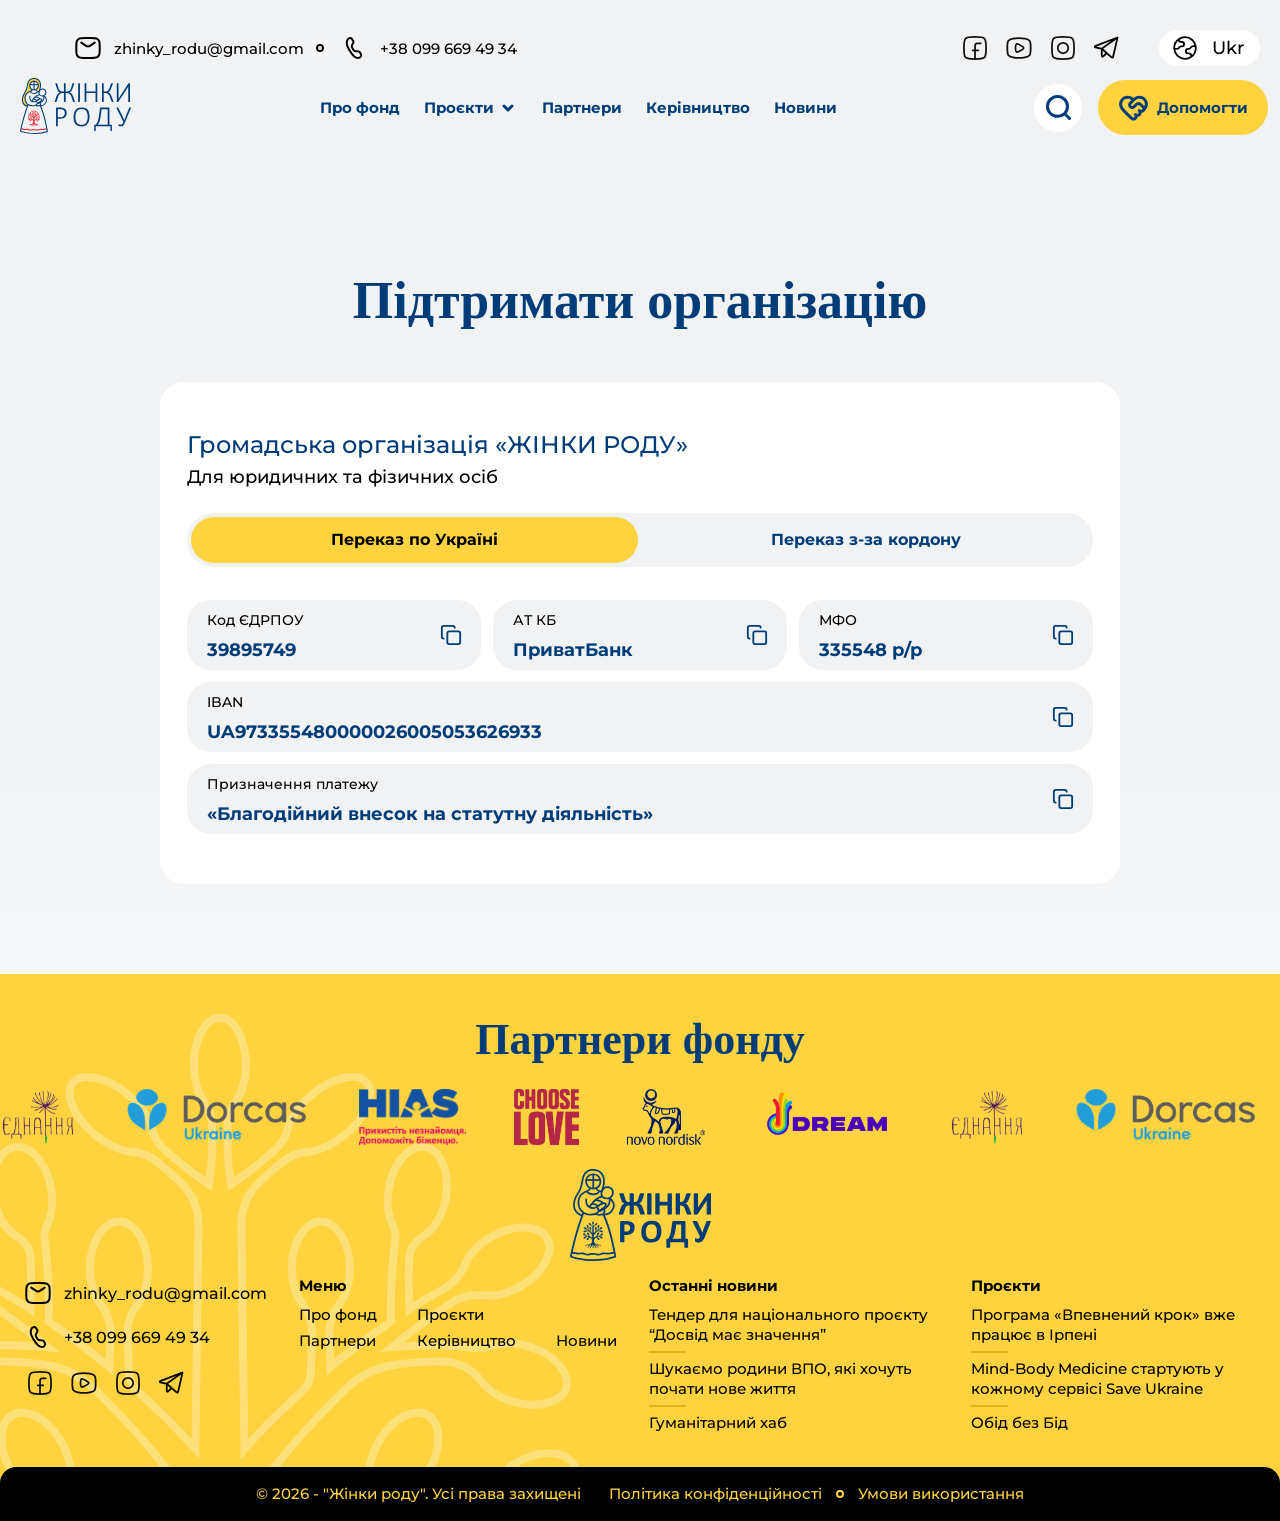
<file: support.html>
<!DOCTYPE html>
<html lang="ua">

<head>
  <meta charset="UTF-8">
  <meta name="viewport" content="width=device-width, initial-scale=1.0">
  <title>Підтримка — Жінки Роду</title>
  <link rel="preconnect" href="https://fonts.googleapis.com">
  <link rel="preconnect" href="https://fonts.gstatic.com" crossorigin>
  <link href="https://fonts.googleapis.com/css2?family=Montserrat:ital,wght@0,100..900;1,100..900&display=swap"
    rel="stylesheet">
  <link rel="stylesheet" href="./css/style.css">
  <link rel="stylesheet" href="./css/reset.css">
</head>

<body>
  <main class="main main--support">
    <header class="header">
      <div class="container">
        <div class="header__top">
          <div class="header__contact">
            <a class="header__mail" href="mailto:zhinky_rodu@gmail.com">
              <img class="header__contact-icon" src="./images/mail.svg" alt="">
              <span class="header__contact-email">zhinky_rodu@gmail.com</span>
            </a>
            <img class="header__circle" src="./images/elipse.svg" alt="">
            <a class="header__phone" href="tel:+380996694934">
              <img class="header__contact-icon" src="./images/phone.svg" alt="">
              <span class="header__contact-phone">+38 099 669 49 34</span>
            </a>
          </div>
          <div class="header__right" data-header-right>
            <div class="header__socials" data-header-socials>
              <a class="header__social-link" href="#">
                <img class="header__social-img" src="./images/facebook.svg" alt="">
              </a>
              <a class="header__social-link" href="#">
                <img class="header__social-img" src="./images/youtube.svg" alt="">
              </a>
              <a class="header__social-link" href="#">
                <img class="header__social-img" src="./images/instagram.svg" alt="">
              </a>
              <a class="header__social-link" href="#">
                <img class="header__social-img" src="./images/telegram.svg" alt="">
              </a>
            </div>
            <div class="header__language" data-language-dropdown data-header-language>
              <button type="button" class="header__language-trigger" aria-expanded="false" aria-haspopup="listbox"
                aria-label="Мова">
                <img class="header__language-icon" src="./images/globe.svg" alt="" aria-hidden="true">
                <span class="header__language-value">Ukr</span>
              </button>
              <ul class="header__language-menu" role="listbox" aria-hidden="true">
                <li class="header__language-option is-active" role="option" data-value="ua" aria-selected="true">Ukr
                </li>
                <li class="header__language-option" role="option" data-value="en" aria-selected="false">Eng</li>
              </ul>
              <select class="header__language-native" id="language-select" name="language" tabindex="-1"
                aria-hidden="true">
                <option value="ukr" selected>Ukr</option>
                <option value="en">Eng</option>
              </select>
            </div>
          </div>
        </div>
        <div class="header__bottom" data-header-bottom>
          <div class="header__burger-slot" data-burger-slot>
            <button type="button" class="header__burger" data-menu-open aria-expanded="false"
              aria-controls="header-menu" aria-label="Відкрити меню">
              <svg xmlns="http://www.w3.org/2000/svg" width="40" height="40" viewBox="0 0 40 40" fill="none"
                aria-hidden="true">
                <path d="M8 15H32M12 20H28M15 25H25" stroke="#003C77" stroke-width="3" stroke-linecap="round" />
              </svg>
            </button>
          </div>
          <a class="header__logo" href="./index.html">
            <img src="./images/header-logo.svg" alt="Жінки Роду">
          </a>
          <a class="header__logo-mobile" href="./index.html">
            <img class="header__logo-mobile-1" src="./images/logo-mobile-1.svg" alt="Жінки Роду">
            <img class="header__logo-mobile-2" src="./images/logo-mobile-2.svg" alt="">
          </a>
          <div class="header__menu" id="header-menu" data-header-menu aria-hidden="true">
            <div class="header__menu-bar">
              <button type="button" class="header__menu-close" data-menu-close aria-label="Закрити меню">
                <svg width="40" height="40" viewBox="0 0 40 40" fill="none" xmlns="http://www.w3.org/2000/svg"
                  aria-hidden="true">
                  <path d="M24 12L16 20L24 28" stroke="#003C77" stroke-width="3" stroke-linecap="round"
                    stroke-linejoin="round" />
                </svg>
              </button>
              <div class="header__menu-language" data-menu-language-slot></div>
              <div class="header__menu-search" data-menu-search-slot></div>
            </div>
            <div class="header__center" data-header-center>
              <nav class="header__nav">
                <a class="header__nav-link" href="#">Про фонд</a>
                <div class="header__nav-dropdown" data-projects-dropdown>
                  <button type="button" class="header__nav-dropdown-trigger" aria-expanded="false" aria-haspopup="true"
                    aria-controls="projects-dropdown-menu">
                    <span>Проєкти</span>
                  </button>
                  <img class="header__nav-dropdown-arrow" src="./images/dropdown-arrow.svg" alt="" aria-hidden="true">
                  <ul class="header__nav-dropdown-menu" id="projects-dropdown-menu" aria-hidden="true">
                    <li><a class="header__nav-dropdown-link" href="#">Світло поколінь</a></li>
                    <li><a class="header__nav-dropdown-link" href="#">Материнське дерево</a></li>
                    <li><a class="header__nav-dropdown-link" href="#">Коріння життя</a></li>
                    <li><a class="header__nav-dropdown-link" href="#">Від матері до доньки</a></li>
                  </ul>
                </div>
                <a class="header__nav-link" href="#">Партнери</a>
                <a class="header__nav-link" href="#">Керівництво</a>
                <a class="header__nav-link" href="#">Новини</a>
              </nav>
              <svg class="header__menu-divider" width="92" height="2" viewBox="0 0 92 2" fill="none"
                xmlns="http://www.w3.org/2000/svg" aria-hidden="true">
                <path d="M1 1H90.5" stroke="black" stroke-width="2" stroke-linecap="round" />
              </svg>
            </div>
            <div class="header__menu-contact" data-menu-contact-slot></div>
            <div class="header__menu-socials" data-menu-socials-slot></div>
          </div>
          <div class="header__bottom-end" data-header-bottom-end>
            <div class="header__search" data-header-search>
              <form class="header__search-form" role="search" action="#" method="get">
                <label class="header__search-label" for="header-search-input">Пошук</label>
                <input type="search" class="header__search-input" id="header-search-input" name="q"
                  placeholder="Пошук..." autocomplete="off">
                <button type="button" class="header__search-toggle" aria-expanded="false"
                  aria-controls="header-search-input" aria-label="Пошук">
                  <img class="header__search-img" src="./images/search.svg" alt="">
                </button>
              </form>
            </div>
            <a class="header__help button" href="#">
              <img class="header__help-icon" src="./images/heart-handshake.svg" alt="">
              <img class="header__help-icon-mobile" src="./images/mobile-heartsvg.svg" alt="">
              <span class="header__help-text">Допомогти</span>
            </a>
          </div>
        </div>
      </div>
    </header>


    <section class="support">
      <div class="container">
        <h2 class="support__title title">
          Підтримати організацію
        </h2>
        <div class="support__card">
          <h3 class="support__org">Громадська організація «ЖІНКИ РОДУ»</h3>
          <p class="support__subtitle">Для юридичних та фізичних осіб</p>

          <div class="support__tabs" role="tablist" aria-label="Спосіб переказу">
            <button type="button" class="support__tab is-active" role="tab" id="support-tab-ua"
              aria-selected="true" aria-controls="support-panel-ua" data-support-tab="ua">
              Переказ по Україні
            </button>
            <button type="button" class="support__tab" role="tab" id="support-tab-abroad"
              aria-selected="false" aria-controls="support-panel-abroad" data-support-tab="abroad"
              tabindex="-1">
              Переказ з-за кордону
            </button>
          </div>

          <div class="support__panels">
            <div class="support__panel is-active" role="tabpanel" id="support-panel-ua"
              aria-labelledby="support-tab-ua" data-support-panel="ua" aria-hidden="false">
              <div class="support__fields">
                <div class="support__row support__row--thirds">
                  <div class="support__field">
                    <button type="button" class="support__copy" data-copy="39895749"
                      aria-label="Копіювати код ЄДРПОУ">
                      <img src="./images/copy.svg" alt="" aria-hidden="true">
                    </button>
                    <span class="support__label">Код ЄДРПОУ</span>
                    <span class="support__value">39895749</span>
                  </div>
                  <div class="support__field">
                    <button type="button" class="support__copy" data-copy="ПриватБанк"
                      aria-label="Копіювати назву банку">
                      <img src="./images/copy.svg" alt="" aria-hidden="true">
                    </button>
                    <span class="support__label">АТ КБ</span>
                    <span class="support__value">ПриватБанк</span>
                  </div>
                  <div class="support__field">
                    <button type="button" class="support__copy" data-copy="335548 р/р"
                      aria-label="Копіювати МФО">
                      <img src="./images/copy.svg" alt="" aria-hidden="true">
                    </button>
                    <span class="support__label">МФО</span>
                    <span class="support__value">335548 р/р</span>
                  </div>
                </div>
                <div class="support__field">
                  <button type="button" class="support__copy"
                    data-copy="UA973355480000026005053626933" aria-label="Копіювати IBAN">
                    <img src="./images/copy.svg" alt="" aria-hidden="true">
                  </button>
                  <span class="support__label">IBAN</span>
                  <span class="support__value">UA973355480000026005053626933</span>
                </div>
                <div class="support__field">
                  <button type="button" class="support__copy"
                    data-copy="«Благодійний внесок на статутну діяльність»"
                    aria-label="Копіювати призначення платежу">
                    <img src="./images/copy.svg" alt="" aria-hidden="true">
                  </button>
                  <span class="support__label">Призначення платежу</span>
                  <span class="support__value">«Благодійний внесок на статутну діяльність»</span>
                </div>
              </div>
            </div>

            <div class="support__panel" role="tabpanel" id="support-panel-abroad"
              aria-labelledby="support-tab-abroad" data-support-panel="abroad" aria-hidden="true" inert>
              <div class="support__fields">
                <div class="support__row support__row--thirds">
                  <div class="support__field">
                    <button type="button" class="support__copy" data-copy="39895749"
                      aria-label="Копіювати код ЄДРПОУ">
                      <img src="./images/copy.svg" alt="" aria-hidden="true">
                    </button>
                    <span class="support__label">Код ЄДРПОУ</span>
                    <span class="support__value">39895749</span>
                  </div>
                  <div class="support__field">
                    <button type="button" class="support__copy" data-copy="ПриватБанк"
                      aria-label="Копіювати назву банку">
                      <img src="./images/copy.svg" alt="" aria-hidden="true">
                    </button>
                    <span class="support__label">АТ КБ</span>
                    <span class="support__value">ПриватБанк</span>
                  </div>
                  <div class="support__field">
                    <button type="button" class="support__copy" data-copy="PBANUA2X"
                      aria-label="Копіювати SWIFT">
                      <img src="./images/copy.svg" alt="" aria-hidden="true">
                    </button>
                    <span class="support__label">SWIFT</span>
                    <span class="support__value">PBANUA2X</span>
                  </div>
                </div>
                <div class="support__field">
                  <button type="button" class="support__copy"
                    data-copy="UA973355480000026005053626933" aria-label="Копіювати IBAN">
                    <img src="./images/copy.svg" alt="" aria-hidden="true">
                  </button>
                  <span class="support__label">IBAN</span>
                  <span class="support__value">UA973355480000026005053626933</span>
                </div>
                <div class="support__field">
                  <button type="button" class="support__copy"
                    data-copy="«Благодійний внесок на статутну діяльність»"
                    aria-label="Копіювати призначення платежу">
                    <img src="./images/copy.svg" alt="" aria-hidden="true">
                  </button>
                  <span class="support__label">Призначення платежу</span>
                  <span class="support__value">«Благодійний внесок на статутну діяльність»</span>
                </div>
              </div>
            </div>
          </div>
        </div>
      </div>
    </section>


    <footer class="footer">
      <img class="footer__decor" src="./images/footer-decor.svg" alt="" aria-hidden="true">
      <div class="container footer__partners">
        <h2 class="footer__title title">
          Партнери фонду
        </h2>
      </div>
      <div class="partners__marquee">
        <div class="partners__track">
          <div class="partners__group">
            <img src="./images/partners-1.svg" alt="">
            <img src="./images/partners-2.svg" alt="">
            <img src="./images/partners-3.svg" alt="">
            <img src="./images/partners-4.svg" alt="">
            <img src="./images/partners-5.svg" alt="">
            <img src="./images/partners-6.svg" alt="">
          </div>
        </div>
      </div>
      <div class="container footer__main">
        <a class="footer__logo" href="./index.html">
          <img src="./images/footer-logo.svg" alt="">
        </a>
        <nav class="footer__nav">
          <div class="footer__nav-column footer__nav-column--contacts">
            <a class="header__mail" href="mailto:zhinky_rodu@gmail.com">
              <img src="./images/mail.svg" alt="">
              <span class="header__contact-email">zhinky_rodu@gmail.com</span>
            </a>
            <a class="header__phone" href="tel:+380996694934">
              <img src="./images/phone.svg" alt="">
              <span class="header__contact-phone">+38 099 669 49 34</span>
            </a>
            <div class="header__socials">
              <a class="header__social-link" href="#">
                <img class="header__social-img" src="./images/facebook.svg" alt="">
              </a>
              <a class="header__social-link" href="#">
                <img class="header__social-img" src="./images/youtube.svg" alt="">
              </a>
              <a class="header__social-link" href="#">
                <img class="header__social-img" src="./images/instagram.svg" alt="">
              </a>
              <a class="header__social-link" href="#">
                <img class="header__social-img" src="./images/telegram.svg" alt="">
              </a>
            </div>
          </div>
          <div class="footer__nav-column">
            <h3 class="footer__nav-title">Меню</h3>
            <ul class="footer__nav-list footer__nav-list--menu">
              <li><a class="footer__nav-link" href="#">Про фонд</a></li>
              <li><a class="footer__nav-link" href="#">Проєкти</a></li>
              <li><a class="footer__nav-link" href="#">Партнери</a></li>
              <li><a class="footer__nav-link" href="#">Керівництво</a></li>
              <li><a class="footer__nav-link" href="#">Новини</a></li>
            </ul>
          </div>
          <div class="footer__nav-column">
            <h3 class="footer__nav-title">Останні новини</h3>
            <ul class="footer__nav-list footer__nav-list--divided">
              <li>
                <a class="footer__nav-link" href="#">
                  Тендер для національного проєкту “Досвід має значення”
                </a>
              </li>
              <li>
                <a class="footer__nav-link" href="#">
                  Шукаємо родини ВПО, які хочуть почати нове життя
                </a>
              </li>
              <li>
                <a class="footer__nav-link" href="#">
                  Гуманітарний хаб
                </a>
              </li>
            </ul>
          </div>
          <div class="footer__nav-column">
            <h3 class="footer__nav-title">Проєкти</h3>
            <ul class="footer__nav-list footer__nav-list--divided">
              <li>
                <a class="footer__nav-link" href="#">
                  Програма «Впевнений крок» вже працює в Ірпені
                </a>
              </li>
              <li>
                <a class="footer__nav-link" href="#">
                  Mind-Body Medicine стартують у кожному сервісі Save Ukraine
                </a>
              </li>
              <li>
                <a class="footer__nav-link" href="#">
                  Обід без Бід
                </a>
              </li>
            </ul>
          </div>
        </nav>
      </div>
      <div class="footer__copy">
        <div class="container footer__copy-inner">
          <img class="footer__copy-radius footer__copy-radius--left" src="./images/radius-black.svg" alt=""
            aria-hidden="true">
          <img class="footer__copy-radius footer__copy-radius--right" src="./images/radius-black.svg" alt=""
            aria-hidden="true">
          <p class="footer__copy-text">
            © 2026 - "Жінки роду". Усі права захищені
          </p>
          <div class="footer__copy-links">
            <a class="footer__copy-link" href="#">Політика конфіденційності</a>
            <img class="footer__copy-circle" src="./images/elipse-yellow.svg" alt="" aria-hidden="true">
            <a class="footer__copy-link" href="#">Умови використання</a>
          </div>
        </div>
      </div>
    </footer>
  </main>
</body>
<script src="./js/main.js"></script>

</html>
</file>
<file: css/style.css>
*,
html {
	box-sizing: border-box;
}

html {
	overflow-x: clip;
}

.no-scroll {
	overflow: hidden;
	height: 100vh;
}

body {
	color: #000;
	font-family: Montserrat;
	font-size: 18px;
	font-style: normal;
	font-weight: 500;
	line-height: 26px; /* 144.444% */
	background: #fff;
	overflow-x: clip;
	-webkit-font-smoothing: antialiased;
	-moz-osx-font-smoothing: grayscale;
}

.page-gradient {
	background: linear-gradient(180deg, #fff 0%, #f0f2f4 100%);
}

.main {
	display: flex;
	flex-direction: column;
	min-height: 100vh;
	min-height: 100dvh;
}

.main--support {
	background: linear-gradient(180deg, #f0f2f4 46.98%, #fff 100%);
}

.main--about .header {
	padding-bottom: 0;
}
.main--about .news .main--about .about--page {
	padding-top: 0;
}

.main--about .mission__top-corner {
	background: #f0f2f4;
}

.main--about .mission__top-corner::after {
	background: #f0f2f4;
	-webkit-mask: url('../images/radius.svg') no-repeat center / contain;
	mask: url('../images/radius.svg') no-repeat center / contain;
}

.main--about .mission__inner {
	margin-bottom: 86px;
}

.main--about .leadership {
	z-index: 2;
	margin-top: 50px;
	padding-bottom: 50px;
}

.support {
	flex: 1;
	padding: 90px 0;
}

.support__title.title {
	text-align: center;
	margin-bottom: 52px;
}

.support__card {
	max-width: 960px;
	margin: 0 auto;
	padding: 50px 27px;
	border-radius: 24px;
	background: var(--White, #fff);
}

.support__org {
	color: var(--Blue, #003c77);
	font-family: Montserrat;
	font-size: 24px;
	font-style: normal;
	font-weight: 500;
	line-height: 26px; /* 108.333% */
	margin-bottom: 6px;
}

.support__subtitle {
	color: #000;
	font-family: Montserrat;
	font-size: 18px;
	font-style: normal;
	font-weight: 500;
	line-height: 26px; /* 144.444% */
	margin-bottom: 23px;
}

.support__tabs {
	display: flex;
	width: 100%;
	align-items: stretch;
	gap: 4px;
	padding: 4px;
	margin-bottom: 33px;
	border-radius: 50px;
	background: var(--grey, #f0f2f4);
}

.support__tab {
	appearance: none;
	border: none;
	cursor: pointer;
	flex: 1 1 0;
	min-width: 0;
	padding: 10px;
	border-radius: 50px;
	background: transparent;
	color: var(--Blue, #003c77);
	font-family: Montserrat;
	font-size: 16px;
	font-style: normal;
	font-weight: 700;
	line-height: 26px; /* 162.5% */
	text-align: center;
	transition: background 0.25s ease;
}

.support__tab:hover:not(.is-active) {
	background: rgba(0, 60, 119, 0.06);
}

.support__tab.is-active {
	background: var(--Yelow, #fed33f);
	color: #000;
}

.support__panels {
	display: grid;
}

.support__panel {
	grid-area: 1 / 1;
	visibility: hidden;
	opacity: 0;
	pointer-events: none;
}

.support__panel.is-active {
	visibility: visible;
	opacity: 1;
	pointer-events: auto;
}

.support__panel[hidden] {
	display: block;
}

.support__fields {
	display: flex;
	flex-direction: column;
	gap: 12px;
}

.support__row {
	display: grid;
	gap: 12px;
}

.support__row--thirds {
	grid-template-columns: repeat(3, 1fr);
}

.support__field {
	position: relative;
	padding: 7px 20px;
	border-radius: 24px;
	background: var(--grey, #f0f2f4);
}

.support__label {
	display: block;
	color: #000;
	font-family: Montserrat;
	font-size: 14px;
	font-style: normal;
	font-weight: 500;
	line-height: 26px; /* 185.714% */
	margin-bottom: 4px;
}

.support__value {
	display: block;
	color: var(--Blue, #003c77);
	font-family: Montserrat;
	font-size: 18px;
	font-style: normal;
	font-weight: 700;
	line-height: 26px; /* 144.444% */
	word-break: break-word;
}

.support__copy {
	position: absolute;
	top: 50%;
	right: 14px;
	transform: translateY(-50%);
	display: flex;
	align-items: center;
	justify-content: center;
	width: 32px;
	height: 32px;
	padding: 0;
	border: none;
	border-radius: 8px;
	background: transparent;
	cursor: pointer;
	transition:
		background 0.2s ease,
		opacity 0.2s ease;
}

.support__copy:hover {
	background: rgba(0, 60, 119, 0.08);
}

.support__copy:focus-visible {
	outline: 2px solid var(--Blue, #003c77);
	outline-offset: 2px;
}

.support__copy img {
	width: 22px;
	height: 22px;
	display: block;
}

.support__copy.is-copied {
	opacity: 0.55;
}

.container {
	max-width: 1345px;
	margin: 0 auto;
	padding: 0 15px;
}

.header__right {
	display: flex;
	align-items: center;
	gap: 24px;
}

.header__language {
	position: relative;
	width: 101px;
	min-width: 101px;
	flex-shrink: 0;
	border-radius: 40px;
	background: var(--White, #fff);
	cursor: pointer;
	transition: background 0.3s;
}

.header__language:hover,
.header__language.is-open {
	background: #e5e8eb;
}

.header__language-trigger {
	display: flex;
	align-items: center;
	gap: 5px;
	width: 100%;
	padding: 6px 10px;
	border: none;
	background: transparent;
	color: #000;
	font-family: 'Montserrat', sans-serif;
	font-size: 18px;
	font-style: normal;
	font-weight: 500;
	line-height: normal;
	cursor: pointer;
	outline: none;
}

.header__language-trigger:focus,
.header__language-trigger:focus-visible {
	outline: none;
	box-shadow: none;
}

.header__language-icon {
	width: 36px;
	height: 36px;
	flex-shrink: 0;
}

.header__language-value {
	display: inline-block;
	width: 40px;
	min-width: 40px;
	text-align: center;
	flex-shrink: 0;
}

.header__language-menu {
	position: absolute;
	top: calc(100% + 8px);
	right: 0;
	min-width: 100%;
	margin: 0;
	padding: 6px;
	list-style: none;
	display: flex;
	flex-direction: column;
	gap: 4px;
	border-radius: 20px;
	background: var(--White, #fff);
	box-shadow: 0 12px 32px rgba(0, 60, 119, 0.12);
	opacity: 0;
	visibility: hidden;
	transform: translateY(-8px);
	transition:
		opacity 0.25s ease,
		transform 0.25s ease,
		visibility 0.25s ease;
	pointer-events: none;
	z-index: 10;
}

.header__language.is-open .header__language-menu {
	opacity: 1;
	visibility: visible;
	transform: translateY(0);
	pointer-events: auto;
}

.header__language-option {
	padding: 10px 20px;
	border-radius: 40px;
	color: #000;
	font-family: 'Montserrat', sans-serif;
	font-size: 18px;
	font-style: normal;
	font-weight: 500;
	line-height: normal;
	text-align: center;
	cursor: pointer;
	transition: all 0.3s;
}

.header__language-option:hover {
	background: var(--grey, #f0f2f4);
}

.header__language-option.is-active {
	background: var(--Yelow, #fed33f);
	color: var(--Blue, #003c77);
	font-weight: 500;
}

.header__language-native {
	position: absolute;
	width: 1px;
	height: 1px;
	padding: 0;
	margin: -1px;
	overflow: hidden;
	clip: rect(0, 0, 0, 0);
	border: 0;
}

.header {
	position: relative;
	background-color: var(--grey, #f0f2f4);
	padding: 42px 0 52px;
	overflow: visible;
}

.header::before {
	content: '';
	position: absolute;
	inset: 0;
	z-index: 1;
	pointer-events: none;
	background: linear-gradient(
		180deg,
		#f0f2f4 15.27%,
		rgba(240, 242, 244, 0) 100%
	);
}

.header__bg {
	position: absolute;
	top: 45px;
	right: 0;
	bottom: 0;
	left: 0;
	z-index: 0;
	overflow: hidden;
	pointer-events: none;
}

.header__bg-slide {
	position: absolute;
	inset: 0;
	opacity: 0;
	transition: opacity 0.5s ease;
}

.header__media {
	position: absolute;
	top: 0;
	right: 0;
	height: 100%;
	overflow: visible;
	aspect-ratio: var(--slide-aspect, 1163 / 658);
	background-repeat: no-repeat;
	background-size: 100% 100%;
	background-position: center;
}

.header__person {
	position: absolute;
	top: 45px;
	right: 225px;
	bottom: 0;
	left: 0;
	z-index: 2;
	overflow: visible;
	pointer-events: none;
}

.header__person-slide {
	position: absolute;
	inset: 0;
	opacity: 0;
	overflow: visible;
	transition: opacity 0.5s ease;
}

.header__person-slide.is-active {
	opacity: 1;
}

.header__person-decor-bg,
.header__person-decor {
	position: absolute;
	right: -220px;
	bottom: -15px;
	width: 935px;
	height: 380px;
	overflow: visible;
	pointer-events: none;
}

.header__person-decor-bg {
	z-index: 0;
}

.header__person-decor {
	z-index: 2;
}

.header__person-img {
	position: absolute;
	right: 0;
	bottom: 0;
	width: calc(100% * 701 / 1163);
	height: calc(100% * 661 / 658);
	object-fit: contain;
	object-position: right bottom;
	pointer-events: none;
	z-index: 1;
}

.header__person-img--mobile {
	display: none;
}

.header__media-mobile {
	display: none;
}

.header__bg-slide.is-active {
	opacity: 1;
}

.header__visual {
	display: contents;
}

.header__photo-decor {
	display: none;
}

.header > .container,
.header__corner {
	position: relative;
	z-index: 3;
}

.mission > .container {
	position: relative;
	z-index: 2;
}

.header__corner {
	position: absolute;
	z-index: 3;
	bottom: -0.5px;
	left: 0;
	width: 50vw;
	height: 50px;
	border-radius: 0 20px 0 0;
	background: var(--White, #fff);
}

.mission__bottom-corner {
	position: absolute;
	z-index: 1;
	bottom: -0.5px;
	left: 0;
	width: 50vw;
	height: 50px;
	border-radius: 0 20px 0 0;
	background: var(--White, #fff);
}

.mission__top-corner {
	position: absolute;
	z-index: 1;
	top: -0.5px;
	right: 0;
	width: 50vw;
	height: 50px;
	border-radius: 0 0 0 20px;
	background: var(--White, #fff);
}

.header__corner::after,
.mission__bottom-corner::after {
	content: '';
	position: absolute;
	right: -20px;
	bottom: 0;
	width: 20px;
	height: 20px;
	background: url('../images/radius.svg') no-repeat center / contain;
}

.mission__top-corner::after {
	content: '';
	position: absolute;
	left: -20px;
	top: 0;
	width: 20px;
	height: 20px;
	background: url('../images/radius.svg') no-repeat center / contain;
	transform: rotate(-180deg);
}

.header__top {
	display: flex;
	align-items: center;
	justify-content: space-between;
	position: relative;
	z-index: 110;
}
.header__contact {
	display: flex;
	align-items: center;
	gap: 18.5px;
	margin-left: 15%;
}
.header__mail,
.header__phone {
	display: flex;
	align-items: center;
	gap: 8px;
}

.header__contact-email,
.header__contact-phone {
	color: #000;
	font-family: 'Montserrat', sans-serif;
	font-size: 18px;
	font-style: normal;
	font-weight: 500;
	line-height: normal;
}
.header__circle {
	display: block;
	width: 8px;
	height: 8px;
	flex-shrink: 0;
}
.header__socials {
	display: flex;
	align-items: center;
	gap: 8px;
	margin-right: 14px;
}
.header__social-link {
	display: flex;
	align-items: center;
	justify-content: center;
	padding: 6px;
	border-radius: 50%;
	transition: background 0.3s ease;
}

.header__social-link:hover {
	background: #e5e8eb;
}

.header__social-img {
	width: 32px;
	height: 32px;
}
.header:has(.header__bottom.is-sticky) {
	z-index: 1000;
}

.header:has(.header__bottom.is-sticky) > .container {
	z-index: 1001;
}

.header:has(.header__bottom.is-sticky) .header__corner {
	z-index: 3;
}

.header:has(.header__bottom.is-sticky) .header__person {
	z-index: 1;
}

.header__bottom {
	position: sticky;
	top: 20px;
	z-index: 100;
	display: flex;
	align-items: center;
	justify-content: space-between;
	gap: 24px;
}

.header__bottom::before {
	content: '';
	position: absolute;
	top: -20px;
	left: 50%;
	z-index: -1;
	width: 100vw;
	height: 200px;
	transform: translateX(-50%);
	background: linear-gradient(
		180deg,
		#f0f2f4 50.3%,
		rgba(240, 242, 244, 0) 100%
	);
	opacity: 0;
	pointer-events: none;
	transition: opacity 0.4s ease;
}

.header__bottom.is-sticky {
	position: fixed;
	top: 20px;
	left: 0;
	right: 0;
	z-index: 1000;
	width: 100%;
	max-width: 1345px;
	margin: 0 auto;
	padding: 0 15px;
	box-sizing: border-box;
}

.header__bottom-spacer {
	height: 0;
}

.header__bottom.is-sticky::before {
	opacity: 1;
}

.header.is-menu-open,
.header.is-menu-closing {
	z-index: 3000;
}

.header.is-menu-open:has(.header__bottom.is-sticky),
.header.is-menu-closing:has(.header__bottom.is-sticky) {
	z-index: 3000;
}

.header.is-menu-open > .container,
.header.is-menu-closing > .container {
	z-index: 3001;
	position: relative;
}

.header.is-menu-open .header__top,
.header.is-menu-closing .header__top {
	z-index: 1;
}

.header.is-menu-open .header__bottom,
.header.is-menu-closing .header__bottom {
	z-index: 3000;
}

.header.is-menu-open .header__menu,
.header.is-menu-closing .header__menu {
	z-index: 3100;
}

.header.is-menu-open .header__logo,
.header.is-menu-open .header__logo-mobile,
.header.is-menu-open .header__bottom-end,
.header.is-menu-open .header__burger,
.header.is-menu-open .header__burger-slot,
.header.is-menu-closing .header__logo,
.header.is-menu-closing .header__logo-mobile,
.header.is-menu-closing .header__bottom-end,
.header.is-menu-closing .header__burger,
.header.is-menu-closing .header__burger-slot {
	z-index: 1;
}

.header.is-menu-open .header__visual,
.header.is-menu-open .header__person,
.header.is-menu-open .header__corner,
.header.is-menu-open .header__slider-arrow,
.header.is-menu-open .header__bg,
.header.is-menu-closing .header__visual,
.header.is-menu-closing .header__person,
.header.is-menu-closing .header__corner,
.header.is-menu-closing .header__slider-arrow,
.header.is-menu-closing .header__bg {
	z-index: 0;
}

.header__center {
	flex: 1;
	display: flex;
	align-items: center;
	justify-content: center;
	gap: 30px;
	min-width: 0;
	position: relative;
}

.header__logo {
	flex-shrink: 0;
}

.header__logo-mobile,
.header__burger,
.header__burger-slot,
.header__menu-close,
.header__menu-bar,
.header__menu-socials,
.header__menu-contact,
.header__help-icon-mobile {
	display: none;
}

.header__menu {
	flex: 1;
	display: flex;
	align-items: center;
	min-width: 0;
}

.header__menu-language {
	display: contents;
}

.header__menu-search {
	display: contents;
}

.header__menu-divider {
	display: none;
}

.header__bottom-end {
	display: flex;
	align-items: center;
	gap: 16px;
	flex-shrink: 0;
	min-width: 0;
}

.header__bottom.is-search-open .header__bottom-end {
	flex: 1;
	min-width: 0;
}

.header__nav {
	display: flex;
	flex: 0 1 auto;
	align-items: center;
	justify-content: center;
	gap: 5px;
	min-width: 0;
	overflow: hidden;
	white-space: nowrap;
	opacity: 1;
	visibility: visible;
	transition:
		opacity 0.3s ease,
		flex 0.3s ease,
		max-width 0.3s ease,
		margin 0.3s ease;
}

.header__nav:has(.header__nav-dropdown.is-open) {
	overflow: visible;
}

.header__center:has(.header__nav-dropdown.is-open) {
	z-index: 30;
}

.header__bottom.is-search-open .header__search {
	position: relative;
	inset: auto;
	flex: 1;
	width: auto;
	min-width: 0;
}

@media (min-width: 901px) {
	.header__bottom.is-search-open .header__menu {
		flex: 0;
		max-width: 0;
		min-width: 0;
		opacity: 0;
		visibility: hidden;
		pointer-events: none;
		overflow: hidden;
	}

	.header__bottom.is-search-open .header__nav {
		flex: 0;
		max-width: 0;
		margin: 0;
		opacity: 0;
		visibility: hidden;
		pointer-events: none;
	}
}

.header__nav-link {
	color: var(--Blue, #003c77);
	font-family: 'Montserrat', sans-serif;
	font-size: 18px;
	font-style: normal;
	font-weight: 700;
	line-height: normal;
	padding: 10px 20px;
	white-space: nowrap;
	transition: all 0.3s;
}
.header__nav-link:hover,
.header__nav-link.active {
	border-radius: 40px;
	background: var(--White, #fff);
}

.header__nav-dropdown {
	position: relative;
	display: inline-flex;
	align-items: center;
	gap: 4px;
	flex-shrink: 0;
	width: fit-content;
	padding-right: 8px;
	cursor: pointer;
	transition:
		background-color 0.3s ease,
		border-radius 0.3s ease;
}

.header__nav-dropdown-trigger {
	display: inline-flex;
	align-items: center;
	width: auto;
	padding: 10px 0 10px 20px;
	border: none;
	background: transparent;
	color: var(--Blue, #003c77);
	font-family: 'Montserrat', sans-serif;
	font-size: 18px;
	font-style: normal;
	font-weight: 700;
	line-height: normal;
	white-space: nowrap;
	cursor: pointer;
	transition: all 0.3s;
}

.header__nav-dropdown-trigger:focus,
.header__nav-dropdown-trigger:focus-visible {
	outline: none;
	box-shadow: none;
}

.header__nav-dropdown:not(.is-open):hover {
	border-radius: 40px;
	background: var(--White, #fff);
}

.header__nav-dropdown.is-open {
	z-index: 30;
	border-radius: 20px 20px 0 0;
	background: var(--White, #fff);
}

.header__nav-dropdown.is-open .header__nav-dropdown-trigger {
	position: relative;
	z-index: 1;
	border-radius: 20px 20px 0 0;
	background: #fff;
}

.header__nav-dropdown-arrow {
	width: 24px;
	height: 24px;
	flex-shrink: 0;
	cursor: pointer;
	transition: transform 0.3s ease;
}

.header__nav-dropdown.is-open .header__nav-dropdown-arrow {
	transform: rotate(180deg);
}

.header__nav-dropdown-menu {
	position: absolute;
	top: 100%;
	left: 0;
	margin: 0;
	padding: 8px 20px 16px;
	list-style: none;
	display: none;
	flex-direction: column;
	gap: 12px;
	width: max-content;
	border-radius: 0 20px 20px 20px;
	background: var(--White, #fff);
	box-shadow: 0 12px 32px rgba(0, 60, 119, 0.12);
	z-index: 0;
}

.header__nav-dropdown.is-open .header__nav-dropdown-menu {
	display: flex;
}

.header__nav-dropdown-link {
	display: block;
	color: var(--Blue, #003c77);
	font-family: 'Montserrat', sans-serif;
	font-size: 18px;
	font-style: normal;
	font-weight: 700;
	line-height: normal;
	white-space: nowrap;
	transition: opacity 0.3s;
}

.header__nav-dropdown-link:hover {
	opacity: 0.7;
}

.header__search {
	position: relative;
	z-index: 2;
	flex: 0 0 56px;
	min-width: 0;
}

.header__search-form {
	display: flex;
	align-items: center;
	width: 56px;
	height: 56px;
	margin-left: auto;
	border-radius: 40px;
	background: var(--White, #fff);
	overflow: hidden;
	transition:
		width 0.3s ease,
		background 0.3s ease;
}

.header__search-form:hover {
	background: #fdfafa;
}

.header__bottom.is-search-open .header__search-form:hover {
	background: var(--White, #fff);
}

.header__bottom.is-search-open .header__search-form {
	width: 100%;
}

.header__search-label {
	position: absolute;
	width: 1px;
	height: 1px;
	padding: 0;
	margin: -1px;
	overflow: hidden;
	clip: rect(0, 0, 0, 0);
	border: 0;
}

.header__search-input {
	flex: 1;
	width: 0;
	min-width: 0;
	padding: 0;
	border: none;
	background: transparent;
	color: #000;
	font-family: 'Montserrat', sans-serif;
	font-size: 18px;
	font-style: normal;
	font-weight: 500;
	line-height: normal;
	opacity: 0;
	transition: opacity 0.3s ease;
}

.header__search-input:focus {
	outline: none;
}

.header__search-input::-webkit-search-cancel-button,
.header__search-input::-webkit-search-decoration {
	-webkit-appearance: none;
	appearance: none;
	display: none;
}

.header__search-input::-ms-clear {
	display: none;
	width: 0;
	height: 0;
}

.header__search-input::placeholder {
	color: rgba(0, 0, 0, 0.45);
}

.header__bottom.is-search-open .header__search-input {
	width: 100%;
	padding: 0 8px 0 20px;
	opacity: 1;
}

.header__search-toggle {
	display: flex;
	flex-shrink: 0;
	align-items: center;
	justify-content: center;
	width: 56px;
	height: 56px;
	padding: 14px;
	border: none;
	background: transparent;
	cursor: pointer;
	transition: opacity 0.3s ease;
}

.header__search-toggle:focus,
.header__search-toggle:focus-visible {
	outline: none;
}

.header__search-img {
	display: flex;
	justify-content: center;
}
.header__help {
	flex-shrink: 0;
	transition:
		background-color 0.3s ease,
		border-color 0.3s ease,
		backdrop-filter 0.3s ease;
}

.header__help:hover {
	background-color: rgba(254, 211, 63, 0.6);
	border-color: rgba(254, 211, 63, 0.6);
	backdrop-filter: blur(12px);
	-webkit-backdrop-filter: blur(12px);
}

.header__slider-arrow {
	position: absolute;
	top: 50%;
	z-index: 3;
	display: flex;
	align-items: center;
	justify-content: center;
	width: 75px;
	height: 150px;
	padding: 0;
	border: none;
	background: transparent;
	cursor: pointer;
	pointer-events: auto;
	transform: translateY(-50%);
	transition: opacity 0.3s ease;
}

.header__slider-arrow:hover {
	opacity: 0.75;
}

.header__slider-arrow--prev {
	left: 0;
}

.header__slider-arrow--next {
	right: 0;
}

.header__slider-arrow-circle {
	position: absolute;
	inset: 0;
	width: 100%;
	height: 100%;
	pointer-events: none;
}

.header__slider-arrow-icon {
	position: absolute;
	top: 50%;
	z-index: 1;
	transform: translate(-50%, -50%);
}

.header__slider-arrow--prev .header__slider-arrow-icon {
	left: 36%;
}

.header__slider-arrow--next .header__slider-arrow-icon {
	left: 64%;
	transform: translate(-50%, -50%) rotate(180deg);
}

.header__slides {
	position: relative;
	display: grid;
}

.header__slide {
	grid-area: 1 / 1;
	display: block;
	opacity: 0;
	visibility: hidden;
	pointer-events: none;
	transition:
		opacity 0.5s ease,
		visibility 0.5s ease;
}

.header__slide.is-active {
	opacity: 1;
	visibility: visible;
	pointer-events: auto;
}
.button {
	border-radius: 40px;
	background-color: var(--Yelow, #fed33f);
	color: var(--Blue, #003c77);
	font-family: 'Montserrat', sans-serif;
	font-size: 20px;
	font-style: normal;
	font-weight: 700;
	line-height: normal;
	display: flex;
	justify-content: center;
	gap: 8px;
	border: 2px solid #fed33f;
	padding: 10px 60px;
	align-items: center;
	transition:
		background-color 0.3s ease,
		border-color 0.3s ease;
}
.button:hover {
	background-color: transparent;
}
.header__content {
	margin-top: 80px;
	max-width: 655px;
}
.header__subtitle {
	margin-bottom: 5px;
}
.header__title {
	text-transform: uppercase;
}
.subtitle {
	color: var(--Blue, #003c77);
	font-family: 'Montserrat', sans-serif;
	font-size: 24px;
	font-style: normal;
	font-weight: 500;
	line-height: normal;
}
.title {
	color: var(--Blue, #003c77);
	font-family: Calibri;
	font-size: 52px;
	font-style: normal;
	font-weight: 700;
	line-height: normal;
	margin-bottom: 16px;
}
.header__text {
	padding-left: 32px;
}
.header__text-line {
	position: relative;
	margin-bottom: 15px;
}
.header__text-line::before {
	content: '';
	position: absolute;
	height: 2px;
	width: 22px;
	top: 22%;
	left: 0;
	background: #000;
}
.text {
	color: #000;
	font-family: 'Montserrat', sans-serif;
	font-size: 18px;
	font-style: normal;
	font-weight: 500;
	line-height: 26px; /* 144.444% */
}
.header__button,
.about__button {
	display: inline-flex;
	align-items: center;
	margin-top: 30px;
	margin-bottom: 40px;
	padding: 10px 40px;
}

.header__slider-dots {
	display: none;
}

.header__corner-dots {
	display: none;
	height: 100%;
	align-items: center;
}

.header__slider-dot {
	width: 10px;
	height: 10px;
	padding: 0;
	border: none;
	border-radius: 6px;
	background: var(--Yelow, #fed33f);
	opacity: 1;
	cursor: pointer;
	flex-shrink: 0;
	transition:
		width 0.3s ease,
		background 0.3s ease,
		border-radius 0.3s ease;
}

.header__slider-dot.is-active {
	width: 155px;
	border-radius: 6px;
	background: var(--Yelow, #fed33f);
}

.projects__button {
	display: flex;
	justify-content: center;
	align-items: center;
	align-self: stretch;
	width: 100%;
	box-sizing: border-box;
	margin-top: auto;
	margin-bottom: 60px;
	padding: 10px 40px;
}

.about {
	position: relative;
	overflow-x: clip;
	padding: 57px 0 30px;
}

.about > .container {
	overflow: visible;
}

.about__inner {
	display: flex;
	align-items: center;
	justify-content: space-between;
	overflow: visible;
}

.about__left {
	position: relative;
	flex-shrink: 0;
	overflow: visible;
	margin-left: -145px;
}

.about__tree {
	position: absolute;
	left: 50%;
	top: -57px;
	z-index: -2;
	width: 350px;
	height: 518px;
	transform: translateX(-50%);
	pointer-events: none;
	clip-path: inset(0 0 70px 0);
}

.about__bg {
	position: relative;
	z-index: 1;
	display: block;
}

.about__decor {
	position: absolute;
	left: 44%;
	width: 934px;
	height: auto;
	max-width: none;
	overflow: visible;
	transform: translateX(-50%);
	pointer-events: none;
}

.about__decor--1 {
	z-index: -1;
	top: 0;
	height: 765px;
}

.about__decor--2 {
	z-index: 2;
	bottom: -179px;
	height: 430px;
}
.about__content {
	min-width: 620px;
	flex: 1 1 auto;
}

/* About page: same layer structure as index, mirrored + scaled with image */
.about--page {
	background-color: var(--grey, #f0f2f4);
	--about-scale: 1.1544; /* (842+130)/842 */
	overflow-x: clip;
}

.about--page .about__content {
	order: -1;
	padding-top: 30px;
}

.about--page .about__inner {
	align-items: flex-start;
}

.about--page .about__left {
	margin-left: 0;
	margin-right: calc(-145px * var(--about-scale));
	isolation: isolate;
}

.about--page .about__bg {
	width: 972px;
	max-width: 100%;
	height: auto;
}

.about--page .about__tree {
	top: calc(-57px * var(--about-scale));
	width: calc(350px * var(--about-scale));
	height: calc(518px * var(--about-scale));
	clip-path: inset(0 0 calc(70px * var(--about-scale)) 0);
}

.about--page .about__decor {
	width: calc(934px * var(--about-scale));
	transform: translateX(calc(-45% + 36px)) scaleX(-1);
}

.about--page .about__decor--1 {
	height: calc(765px * var(--about-scale));
}

.about--page .about__decor--2 {
	top: calc(335px * var(--about-scale));
	bottom: auto;
	height: calc(430px * var(--about-scale));
}

.about--page .about-ukr {
	display: flex;
	align-items: flex-end;
	gap: 50px;
	margin-top: -170px;
	padding-bottom: 110px;
}

.about--page .about-ukr__media {
	position: relative;
	flex-shrink: 0;
	width: 550px;
	max-width: 45%;
	overflow: hidden;
	border-radius: 0 24px 24px 24px;
}

.about--page .about-ukr__img {
	display: block;
	width: 100%;
	height: auto;
	border-radius: 0 24px 24px 24px;
}

.about--page .about-ukr__decor {
	position: absolute;
	left: -50.3%;
	top: 0;
	z-index: 1;
	width: 100%;
	height: auto;
	object-fit: contain;
	object-position: left center;
	pointer-events: none;
}

.about--page .about-ukr__content {
	flex: 1 1 auto;
	min-width: 0;
	max-width: 620px;
	margin-bottom: 12px;
}

.about--page .about-ukr__text + .about-ukr__text {
	margin-top: 15px;
}

.about--page .about-ukr__text-blue {
	color: var(--Blue, #003c77);
	font-family: Montserrat;
	font-size: 18px;
	font-style: normal;
	font-weight: 700;
	line-height: 26px;
	margin-top: 16px;
}

.about__text-blue {
	color: var(--Blue, #003c77);
	font-family: Montserrat;
	font-size: 18px;
	font-style: normal;
	font-weight: 700;
	line-height: 26px; /* 144.444% */
	margin-top: 16px;
}

.mission {
	position: relative;
	overflow-x: clip;
	background: var(--Yelow, #fed33f);
	padding: 40px 0 46px;
}
.mission__top {
	margin-bottom: 40px;
	width: 615px;
}
.mission__inner {
	display: flex;
	align-items: center;
	gap: 123px;
	margin-bottom: 46px;
}
.mission__content {
	position: relative;
	display: inline-block;
	vertical-align: top;
}

.mission__content:first-child::after {
	content: '';
	position: absolute;
	bottom: -140px;
	left: -260px;
	z-index: 3;
	width: 244px;
	height: 230px;
	background: url('../images/missioun-single-heart.svg') no-repeat center /
		contain;
	pointer-events: none;
}

.main--about .mission__content:first-child::after {
	display: none;
}

.mission__content:last-child::after {
	content: '';
	position: absolute;
	top: -200px;
	right: -120px;
	z-index: 3;
	width: 265px;
	height: 277px;
	background: url('../images/missioun-double-heart.svg') no-repeat center /
		contain;
	pointer-events: none;
}

.mission__img {
	position: relative;
	z-index: 1;
	display: inline-block;
	border-radius: 24px;
	margin-bottom: 26px;
}

.mission__corner {
	position: absolute;
	left: 0;
	bottom: 0;
	z-index: 2;
	display: flex;
	flex-direction: column;
	justify-content: center;
	width: 292px;
	height: 138px;
	padding: 15px 20px;
	border-radius: 0 40px 0 0;
	background: var(--Yelow, #fed33f);
}

.mission__corner::before,
.mission__corner::after {
	content: '';
	position: absolute;
	width: 40px;
	height: 40px;
	background: url('../images/radius-yellow-top.svg') no-repeat center / contain;
	pointer-events: none;
}

.mission__corner::before {
	left: 0px;
	top: -40px;
}

.mission__corner::after {
	right: -40px;
	bottom: 0;
}

.mission__img img {
	display: block;
}

.mission__subtitle {
	color: var(--Blue, #003c77);
	font-family: Montserrat;
	font-size: 24px;
	font-style: normal;
	font-weight: 500;
	line-height: normal;
	text-transform: capitalize;
	margin-bottom: 20px;
}

.mission__text-blue {
	position: relative;
	z-index: 1;
	color: var(--Blue, #003c77);
	font-family: Montserrat;
	font-size: 24px;
	font-style: normal;
	font-weight: 700;
	line-height: 30px; /* 125% */
}

.mission__text-blue::before {
	content: '';
	position: absolute;

	z-index: -1;
	background-repeat: no-repeat;
	background-position: left bottom;
	background-size: contain;
	pointer-events: none;
}

.mission__content:first-child .mission__text-blue::before {
	width: 318px;
	left: -30px;
	bottom: -35px;
	height: 111px;
	background-image: url('../images/mission-decor-1.svg');
}

.mission__content:last-child .mission__text-blue::before {
	width: 251px;
	left: -35px;
	bottom: -40px;
	height: 125px;
	background-image: url('../images/mission-decor-2.svg');
}

.mission__text {
	width: 0;
	min-width: 100%;
}

.mission__content .mission__text {
	color: #000;
	font-family: Montserrat;
	font-size: 16px;
	font-style: normal;
	font-weight: 500;
	line-height: 24px;
}

.projects {
	padding: 46px 0px 20px;
}
.projects__top {
	width: 623px;
	margin-bottom: 54px;
}
.projects__content .projects__text {
	color: #000;
	font-family: Montserrat;
	font-size: 18px;
	font-style: normal;
	font-weight: 500;
	line-height: 24px; /* 133.333% */
	width: 100%;
	max-width: 430px;
}
.projects__inner {
	position: relative;
	display: flex;
	align-items: stretch;
	overflow: hidden;
	border-radius: 24px 0 0 24px;
	background: var(--grey, #f0f2f4);
	margin-bottom: 20px;
}

.projects__decor {
	position: absolute;
	top: 50%;
	right: 0;
	z-index: 1;
	width: 50%;
	height: 100%;
	transform: translateY(-50%);
	object-fit: contain;
	object-position: right center;
	pointer-events: none;
}
.projects__inner > img:not(.projects__decor) {
	position: relative;
	z-index: 2;
	display: block;
	flex-shrink: 0;
	max-width: 100%;
	height: auto;
}

.projects__content {
	position: relative;
	z-index: 2;
	flex: 1;
	min-width: 0;
	display: flex;
	flex-direction: column;
	gap: 24px;
	padding: 60px 40px 0;
	box-sizing: border-box;
}
.projects__subtitle {
	color: var(--Blue, #003c77);
	font-family: Montserrat;
	font-size: 24px;
	font-style: normal;
	font-weight: 700;
	line-height: 30px; /* 125% */
	margin-bottom: 0;
}
.projects__slider {
	position: relative;
	width: 100%;
}
.projects__slider-body {
	position: relative;
}
.projects__slider-viewport {
	max-width: 2060px;
	margin: 0 auto;
	overflow: hidden;
	touch-action: pan-y;
}
.projects__slider-track {
	display: flex;
	gap: 20px;
	transition: transform 0.5s ease;
}
.projects__slider-item {
	flex: 0 0 500px;
	position: relative;
	border-radius: 24px;
	background: var(--grey, #f0f2f4);
	display: block;
	color: inherit;
	text-decoration: none;
	cursor: pointer;
}
.projects__slider-img {
	border-radius: 24px 24px 0 0;
	width: 100%;
	height: 220px;
	object-fit: cover;
	display: block;
}
.projects__slider-action {
	position: absolute;
	top: 215px;
	right: 30px;
	z-index: 2;
	display: flex;
	align-items: center;
	justify-content: center;
	width: 79px;
	height: 67px;
	transform: translateY(-50%);
}
.projects__slider-action-decor {
	position: absolute;
	inset: 0;
	width: 100%;
	height: 100%;
	pointer-events: none;
}
.projects__slider-button {
	position: relative;
	z-index: 1;
	display: flex;
	align-items: center;
	justify-content: center;
	width: 57px;
	height: 57px;
	border-radius: 50%;
	background-color: var(--Yelow, #fed33f);
	border: 2px solid var(--Yelow, #fed33f);
	transition:
		background-color 0.3s ease,
		border-color 0.3s ease;
}
.projects__slider-button:hover,
.projects__slider-item:hover .projects__slider-button {
	background-color: transparent;
}
.projects__slider-content {
	padding: 25px 30px 30px;
}
.projects__slider-subtitle {
	color: var(--Blue, #003c77);
	font-family: Montserrat;
	font-size: 24px;
	font-style: normal;
	font-weight: 700;
	line-height: 30px; /* 125% */
	margin-bottom: 16px;
}

.projects__slider-text {
	overflow: hidden;
	color: #000;
	font-family: Montserrat;
	font-size: 16px;
	font-style: normal;
	font-weight: 500;
	line-height: 24px; /* 150% */
}
.projects__slider-dots {
	display: flex;
	align-items: center;
	justify-content: center;
	gap: 45px;
	margin-top: 45px;
}
.projects__slider-dot {
	width: 10px;
	height: 10px;
	padding: 0;
	border: none;
	border-radius: 6px;
	background: var(--Yelow, #fed33f);
	opacity: 1;
	cursor: pointer;
	flex-shrink: 0;
	transition:
		width 0.3s ease,
		background 0.3s ease,
		border-radius 0.3s ease;
}
.projects__slider-dot.is-active {
	width: 155px;
	border-radius: 6px;
	background: var(--Yelow, #fed33f);
}
.projects__slider-arrow {
	position: absolute;
	top: 50%;
	z-index: 3;
	display: flex;
	align-items: center;
	justify-content: center;
	width: 75px;
	height: 150px;
	padding: 0;
	border: none;
	background: transparent;
	cursor: pointer;
	transform: translateY(-50%);
	transition: opacity 0.3s ease;
}
.projects__slider-arrow:hover {
	opacity: 0.75;
}
.projects__slider-arrow--prev {
	left: 0;
}
.projects__slider-arrow--next {
	right: 0;
}
.projects__slider-arrow-circle {
	position: absolute;
	inset: 0;
	width: 100%;
	height: 100%;
	pointer-events: none;
}
.projects__slider-arrow-icon {
	position: absolute;
	top: 50%;
	z-index: 1;
	transform: translate(-50%, -50%);
}
.projects__slider-arrow--prev .projects__slider-arrow-icon {
	left: 36%;
}
.projects__slider-arrow--next .projects__slider-arrow-icon {
	left: 64%;
	transform: translate(-50%, -50%) rotate(180deg);
}

.leadership {
	position: relative;
	overflow-x: clip;
	padding: 50px 0 155px;
}
.leadership > .container {
	position: relative;
	z-index: 1;
}
.leadership__decor {
	position: absolute;
	left: -60px;
	top: 170px;
	width: 1070px;
	max-width: none;
	height: auto;
	pointer-events: none;
	z-index: 0;
}
.main--about .leadership__decor {
	top: -170px;
	z-index: 0;
	left: -13%;
	transform: scaleY(-1);
}
.main--about .leadership__inner {
	gap: 50px;
}
.leadership__inner {
	display: flex;
	align-items: center;
	gap: 170px;
}
.leadership__content {
	width: 623px;
}
.leadership__subtitle {
	color: var(--Blue, #003c77);
	font-family: Montserrat;
	font-size: 18px;
	font-style: normal;
	font-weight: 700;
	line-height: 26px;
	margin-top: 40px;
	margin-bottom: 55px;
}
.leadership__button,
.reports__button,
.vacancies__button {
	width: 450px;
}
.leadership__cofounder {
	flex-shrink: 0;
	overflow: visible;
}
.leadership__cofounder-photo {
	position: relative;
	width: 344px;
	height: 335px;
	overflow: visible;
}
.leadership__cofounder-circle {
	position: absolute;
	inset: 0;
	width: 100%;
	height: 100%;
	z-index: 0;
	pointer-events: none;
}
.leadership__cofounder-img-wrap {
	position: absolute;
	inset: 0;
	z-index: 1;
	overflow: visible;
	clip-path: path(
		'M 0 -150 L 344 -150 L 344 158.671 L 330.627 158.671 A 158.671 158.671 0 0 1 13.285 158.671 L 0 158.671 Z'
	);
}
.leadership__cofounder-img {
	position: absolute;
	left: 50%;
	top: -30px;
	transform: translateX(-50%) scale(0.8);
	transform-origin: top center;
	width: 317px;
	height: 440px;
	object-fit: cover;
	object-position: center 100%;
	display: block;
}
.leadership__cofounder-name {
	color: var(--Blue, #003c77);
	text-align: center;
	font-family: Montserrat;
	font-size: 20px;
	font-style: normal;
	font-weight: 700;
	margin-top: 16px;
	line-height: 26px; /* 130% */
}
.leadership__cofounder-description {
	color: #000;
	font-family: Montserrat;
	font-size: 16px;
	font-style: normal;
	font-weight: 500;
	line-height: 24px; /* 150% */
	margin-top: 3px;
	text-align: center;
}

.team {
	position: relative;
	overflow: hidden;
	background: var(--grey, #f0f2f4);
	padding: 60px 0 160px;
}

.team > .container {
	position: relative;
	z-index: 1;
}

.team__top-corner {
	position: absolute;
	z-index: 2;
	top: -0.5px;
	right: 0;
	width: 50vw;
	height: 50px;
	border-radius: 0 0 0 20px;
	background: var(--White, #fff);
}

.team__top-corner::after {
	content: '';
	position: absolute;
	left: -20px;
	top: 0;
	width: 20px;
	height: 20px;
	background: var(--White, #fff);
	-webkit-mask: url('../images/radius.svg') no-repeat center / contain;
	mask: url('../images/radius.svg') no-repeat center / contain;
	transform: rotate(-180deg);
}

.team__decor {
	position: absolute;
	left: 50%;
	bottom: 0;
	transform: translateX(-50%);
	width: min(745px, 70%);
	height: auto;
	pointer-events: none;
	z-index: 0;
}

.team__title {
	margin-bottom: 66px;
}

.team__grid {
	list-style: none;
	margin: 0;
	padding: 0;
	display: grid;
	grid-template-columns: repeat(4, 1fr);
	column-gap: 52px;
	row-gap: 80px;
	justify-items: center;
	overflow: visible;
}

.team__member {
	display: flex;
	flex-direction: column;
	align-items: center;
	text-align: center;
	width: 100%;
	max-width: 305px;
	overflow: visible;
}

.team__photo {
	position: relative;
	width: 220px;
	height: 220px;
	overflow: visible;
	flex-shrink: 0;
}

.team__circle {
	position: absolute;
	inset: 0;
	width: 100%;
	height: 100%;
	z-index: 0;
	pointer-events: none;
}

.team__img-wrap {
	position: absolute;
	inset: 0;
	z-index: 1;
	overflow: visible;
	clip-path: path('M 0 -80 L 220 -80 L 220 110 A 110 110 0 0 1 0 110 Z');
}

.team__img {
	position: absolute;
	left: 50%;
	top: -24px;
	transform: translateX(-50%) scale(1);
	transform-origin: top center;
	width: 200px;
	height: 246px;
	object-fit: cover;
	object-position: center top;
	display: block;
}

.team__name {
	color: var(--Blue, #003c77);
	text-align: center;
	font-family: Montserrat;
	font-size: 24px;
	font-style: normal;
	font-weight: 700;
	line-height: 32px; /* 133.333% */
	margin-top: 20px;
	white-space: nowrap;
}

.team__role {
	color: var(--Black, #000);
	font-family: Montserrat;
	font-size: 16px;
	font-style: normal;
	font-weight: 500;
	line-height: 32px; /* 200% */
}

.reports {
	padding: 0 0 95px;
}

.reports__list {
	list-style: none;
	margin: 0;
	padding: 0;
	display: flex;
	flex-direction: column;
	margin-bottom: 57px;
}

.reports__row {
	display: grid;
	grid-template-columns: 240px 290px 180px 1fr;
	align-items: center;
	padding: 10px 20px;
	border-radius: 16px;
}

.reports__texts {
	display: contents;
}

.reports__cell--name {
	color: var(--Blue, #003c77);
	font-family: Montserrat;
	font-size: 18px;
	font-style: normal;
	font-weight: 500;
	line-height: 30px; /* 166.667% */
}

.reports__row:nth-child(even) {
	border-radius: 24px;
	background: var(--grey, #f0f2f4);
}

.reports__cell--desc {
	color: var(--black, #000);
	font-family: Montserrat;
	font-size: 18px;
	font-style: normal;
	font-weight: 500;
	line-height: 30px; /* 166.667% */
}

.reports__cell--date {
	white-space: nowrap;
	color: var(--black, #000);
	font-family: Montserrat;
	font-size: 18px;
	font-style: normal;
	font-weight: 500;
	line-height: 30px; /* 166.667% */
}

.reports__cell--download {
	justify-self: end;
	width: 250px;
}

.reports__download {
	display: inline-flex;
	align-items: center;
	gap: 11px;
	width: 100%;
	padding: 0;
	border: none;
	background: none;
	color: var(--Blue, #003c77);
	font-family: Montserrat;
	font-size: 18px;
	font-style: normal;
	font-weight: 700;
	line-height: 30px; /* 166.667% */
	text-align: left;
	cursor: pointer;
	transition: opacity 0.25s ease;
}

.reports__download:hover {
	opacity: 0.75;
}

.reports__download-icon {
	width: 54px;
	height: 54px;
	flex-shrink: 0;
}

.reports__button {
	justify-self: center;
}

.vacancies {
	padding: 15px 0 100px;
}

.vacancies__title {
	margin-bottom: 34px;
}

.vacancies__inner {
	display: grid;
}

.vacancies__list {
	list-style: none;
	margin: 0 0 60px;
	padding: 0;
	display: flex;
	flex-direction: column;
	gap: 40px;
}

.vacancies__item {
	position: relative;
	display: flex;
	align-items: flex-start;
	justify-content: space-between;
	gap: 40px;
	padding: 21px 20px;
	border-radius: 24px;
	background: var(--grey, #f0f2f4);
	overflow: visible;
	color: inherit;
	text-decoration: none;
	cursor: pointer;
}

.vacancies__content {
	flex: 1;
	min-width: 0;
}

.vacancies__name {
	display: block;
	margin: 0 0 8px;
	color: var(--Blue, #003c77);
	font-family: Montserrat;
	font-size: 18px;
	font-style: normal;
	font-weight: 500;
	line-height: normal;
	max-width: 700px;
}

.vacancies__desc {
	margin: 0;
	color: var(--black, #000);
	font-family: Montserrat;
	font-size: 14px;
	font-style: normal;
	font-weight: 500;
	line-height: 30px; /* 214.286% */
}

.vacancies__date {
	flex-shrink: 0;
	display: inline-flex;
	align-items: center;
	gap: 10px;
	color: var(--dark-grey, #98a6b4);
	font-family: Montserrat;
	font-size: 18px;
	font-style: normal;
	font-weight: 500;
	line-height: 30px; /* 166.667% */
	white-space: nowrap;
}

.vacancies__date-icon {
	width: 40px;
	height: 40px;
	flex-shrink: 0;
}

.vacancies__action {
	position: absolute;
	right: 0;
	bottom: 0;
	z-index: 2;
	display: flex;
	align-items: center;
	justify-content: center;
	padding: 6px;
	border-radius: 999px;
	background: var(--White, #fff);
	transform: translateY(35%);
	pointer-events: none;
}

.vacancies__link {
	position: relative;
	z-index: 1;
	display: inline-flex;
	align-items: center;
	justify-content: center;
	gap: 4px;
	width: 280px;
	padding: 10px;
	border-radius: 999px;
	background-color: var(--Yelow, #fed33f);
	border: 2px solid var(--Yelow, #fed33f);
	color: var(--Blue, #003c77);
	font-family: Montserrat;
	font-size: 20px;
	font-style: normal;
	font-weight: 700;
	line-height: 30px; /* 150% */
	white-space: nowrap;
	box-sizing: border-box;
	transition:
		background-color 0.3s ease,
		border-color 0.3s ease;
}

.vacancies__link img {
	width: 31px;
	height: 31px;
	flex-shrink: 0;
	display: block;
}

.vacancies__item:hover .vacancies__link {
	background-color: transparent;
}

.vacancies__button {
	width: 450px;
	justify-self: center;
}

.media {
	padding: 0 0 95px;
}

.main--about .media--projects {
	background: var(--White, #fff);
	padding: 72px 0 90px;
}

.media__title {
	margin-bottom: 34px;
}
.media__slider {
	position: relative;
	width: 100%;
}
.media__slider-body {
	position: relative;
}
.media__slider-viewport {
	max-width: 2060px;
	margin: 0 auto;
	overflow: hidden;
	touch-action: pan-y;
}
.media__slider-track {
	display: flex;
	gap: 20px;
	transition: transform 0.5s ease;
}
.media__slider-item {
	flex: 0 0 500px;
	position: relative;
	border-radius: 24px;
	background: var(--grey, #f0f2f4);
	display: block;
	color: inherit;
	text-decoration: none;
	cursor: pointer;
}
.media__slider-img {
	border-radius: 24px 24px 0 0;
	width: 100%;
	height: 220px;
	object-fit: cover;
	display: block;
}
.media__slider-action {
	position: absolute;
	top: 215px;
	right: 30px;
	z-index: 2;
	display: flex;
	align-items: center;
	justify-content: center;
	width: 79px;
	height: 67px;
	transform: translateY(-50%);
}
.media__slider-action-decor {
	position: absolute;
	inset: 0;
	width: 100%;
	height: 100%;
	pointer-events: none;
}
.media__slider-button {
	position: relative;
	z-index: 1;
	display: flex;
	align-items: center;
	justify-content: center;
	width: 57px;
	height: 57px;
	border-radius: 50%;
	background-color: var(--Yelow, #fed33f);
	border: 2px solid var(--Yelow, #fed33f);
	transition:
		background-color 0.3s ease,
		border-color 0.3s ease;
}
.media__slider-button:hover,
.media__slider-item:hover .media__slider-button {
	background-color: transparent;
}

.media--projects .media__slider-action {
	width: auto;
	height: auto;
	right: 24px;
	padding: 6px;
	border-radius: 999px;
	background: var(--grey, #f0f2f4);
}

.media--projects .media__slider-action-decor {
	display: none;
}

.media--projects .media__slider-button--done {
	width: auto;
	height: auto;
	gap: 4px;
	padding: 5px 10px;
	border-radius: 999px;
}

.media--projects .media__slider-button--done svg {
	flex-shrink: 0;
	display: block;
}

.media--projects .media__slider-status {
	color: var(--Blue, #003c77);
	font-family: Montserrat;
	font-size: 20px;
	font-style: normal;
	font-weight: 700;
	line-height: 30px; /* 150% */
	white-space: nowrap;
}

.media__slider-content {
	padding: 25px 30px 30px;
}
.media__slider-subtitle {
	color: var(--Blue, #003c77);
	font-family: Montserrat;
	font-size: 24px;
	font-style: normal;
	font-weight: 700;
	line-height: 30px; /* 125% */
	margin-bottom: 16px;
}
.media__slider-text {
	overflow: hidden;
	color: #000;
	font-family: Montserrat;
	font-size: 16px;
	font-style: normal;
	font-weight: 500;
	line-height: 24px; /* 150% */
}
.media__slider-arrow {
	position: absolute;
	top: 50%;
	z-index: 3;
	display: flex;
	align-items: center;
	justify-content: center;
	width: 75px;
	height: 150px;
	padding: 0;
	border: none;
	background: transparent;
	cursor: pointer;
	transform: translateY(-50%);
	transition: opacity 0.3s ease;
}
.media__slider-arrow:hover {
	opacity: 0.75;
}
.media__slider-arrow--prev {
	left: 0;
}
.media__slider-arrow--next {
	right: 0;
}
.media__slider-arrow-circle {
	position: absolute;
	inset: 0;
	width: 100%;
	height: 100%;
	pointer-events: none;
}
.media__slider-arrow-icon {
	position: absolute;
	top: 50%;
	z-index: 1;
	transform: translate(-50%, -50%);
}
.media__slider-arrow--prev .media__slider-arrow-icon {
	left: 36%;
}
.media__slider-arrow--next .media__slider-arrow-icon {
	left: 64%;
	transform: translate(-50%, -50%) rotate(180deg);
}
.media__slider-dots {
	display: none;
	align-items: center;
	justify-content: center;
	gap: 45px;
	margin-top: 45px;
}
.media__slider-dot {
	width: 10px;
	height: 10px;
	padding: 0;
	border: none;
	border-radius: 6px;
	background: var(--Yelow, #fed33f);
	opacity: 1;
	cursor: pointer;
	flex-shrink: 0;
	transition:
		width 0.3s ease,
		background 0.3s ease,
		border-radius 0.3s ease;
}
.media__slider-dot.is-active {
	width: 155px;
	border-radius: 6px;
	background: var(--Yelow, #fed33f);
}

.activities {
	padding: 0 0 95px;
}
.activities__title {
	margin-bottom: 34px;
}
.activities__slider {
	position: relative;
	width: 100%;
}
.activities__slider-body {
	position: relative;
}
.activities__slider-viewport {
	max-width: 2060px;
	margin: 0 auto;
	overflow: hidden;
	touch-action: pan-y;
}
.activities__slider-track {
	display: flex;
	gap: 20px;
	transition: transform 0.5s ease;
}
.activities__slider-item {
	flex: 0 0 500px;
	position: relative;
	border-radius: 24px;
	background: #fff;
	display: block;
	color: inherit;
	text-decoration: none;
	cursor: pointer;
}
.activities__slider-img {
	border-radius: 24px 24px 0 0;
	width: 100%;
	height: 220px;
	object-fit: cover;
	display: block;
}
.activities__slider-action {
	position: absolute;
	top: 215px;
	right: 30px;
	z-index: 2;
	display: flex;
	align-items: center;
	justify-content: center;
	width: 79px;
	height: 67px;
	transform: translateY(-50%);
}
.activities__slider-action-decor {
	position: absolute;
	inset: 0;
	width: 100%;
	height: 100%;
	pointer-events: none;
	filter: brightness(0) invert(1);
}
.activities__slider-button {
	position: relative;
	z-index: 1;
	display: flex;
	align-items: center;
	justify-content: center;
	width: 57px;
	height: 57px;
	border-radius: 50%;
	background-color: var(--Yelow, #fed33f);
	border: 2px solid var(--Yelow, #fed33f);
	transition:
		background-color 0.3s ease,
		border-color 0.3s ease;
}
.activities__slider-button img {
	transition: filter 0.3s ease;
}
.activities__slider-button:hover,
.activities__slider-item:hover .activities__slider-button {
	background-color: #003c77;
	border-color: #003c77;
}
.activities__slider-button:hover img,
.activities__slider-item:hover .activities__slider-button img {
	filter: brightness(0) invert(1);
}
.activities__slider-content {
	padding: 25px 30px 30px;
}
.activities__slider-subtitle {
	color: var(--Blue, #003c77);
	font-family: Montserrat;
	font-size: 24px;
	font-style: normal;
	font-weight: 700;
	line-height: 30px; /* 125% */
	margin-bottom: 16px;
}
.activities__slider-text {
	overflow: hidden;
	color: #000;
	font-family: Montserrat;
	font-size: 16px;
	font-style: normal;
	font-weight: 500;
	line-height: 24px; /* 150% */
}
.activities__slider-arrow {
	position: absolute;
	top: 50%;
	z-index: 3;
	display: flex;
	align-items: center;
	justify-content: center;
	width: 75px;
	height: 150px;
	padding: 0;
	border: none;
	background: transparent;
	cursor: pointer;
	transform: translateY(-50%);
	transition: opacity 0.3s ease;
}
.activities__slider-arrow:hover {
	opacity: 0.75;
}
.activities__slider-arrow--prev {
	left: 0;
}
.activities__slider-arrow--next {
	right: 0;
}
.activities__slider-arrow-circle {
	position: absolute;
	inset: 0;
	width: 100%;
	height: 100%;
	pointer-events: none;
	filter: brightness(0) invert(1);
}
.activities__slider-arrow-icon {
	position: absolute;
	top: 50%;
	z-index: 1;
	transform: translate(-50%, -50%);
}
.activities__slider-arrow--prev .activities__slider-arrow-icon {
	left: 36%;
}
.activities__slider-arrow--next .activities__slider-arrow-icon {
	left: 64%;
	transform: translate(-50%, -50%) rotate(180deg);
}
.activities__slider-dots {
	display: none;
	align-items: center;
	justify-content: center;
	gap: 45px;
	margin-top: 45px;
}
.activities__slider-dot {
	width: 10px;
	height: 10px;
	padding: 0;
	border: none;
	border-radius: 6px;
	background: var(--Yelow, #fed33f);
	opacity: 1;
	cursor: pointer;
	flex-shrink: 0;
	transition:
		width 0.3s ease,
		background 0.3s ease,
		border-radius 0.3s ease;
}
.activities__slider-dot.is-active {
	width: 155px;
	border-radius: 6px;
	background: var(--Yelow, #fed33f);
}

.news {
	padding-bottom: 95px;
}

.news--slider-only {
	padding-top: 0;
	background: linear-gradient(180deg, #fff 0%, #f0f2f4 90.09%);
}

.news--slider-only .news__title {
	margin-bottom: 34px;
}

.news > .container {
	position: relative;
	overflow: visible;
}
.news__title {
	margin-bottom: 36px;
}
.news__inner {
	position: relative;
	display: flex;
	overflow: visible;
	background: #fff;
	border-radius: 24px 0 0 24px;
	margin-bottom: 20px;
}
.news__decor {
	position: absolute;
	top: 50%;
	right: 0;
	z-index: 1;
	height: auto;
	transform: translate(50%, -50%);
	pointer-events: none;
}
.news__img {
	position: relative;
	z-index: 2;
	border-radius: 24px;
}
.news__content {
	position: relative;
	z-index: 2;
	padding: 60px 30px;
}
.news__subtitle {
	color: var(--Blue, #003c77);
	font-family: Montserrat;
	font-size: 24px;
	font-style: normal;
	font-weight: 700;
	line-height: 30px; /* 125% */
	margin-bottom: 16px;
}
.news__text {
	color: #000;
	font-family: Montserrat;
	font-size: 18px;
	font-style: normal;
	font-weight: 500;
	line-height: 24px; /* 133.333% */
	margin-bottom: 37px;
}
.news__tabs {
	display: flex;
	gap: 5px;
	margin-bottom: 28px;
}
.news__tab {
	color: var(--Blue, #003c77);
	font-family: Montserrat;
	font-size: 14px;
	font-style: normal;
	font-weight: 700;
	line-height: 32px; /* 228.571% */
	padding: 5px 20px;
	border-radius: 50px;
	background: var(--Yelow, #fed33f);
}
.news__date {
	display: flex;
	align-items: center;
	gap: 6px;
	margin-bottom: 28px;
}
.news__date span {
	color: var(--Blue, #003c77);
	font-family: Montserrat;
	font-size: 14px;
	font-style: normal;
	font-weight: 500;
	line-height: 32px; /* 228.571% */
}
.news__button {
}
.news__slider {
	position: relative;
	width: 100%;
}
.news__slider-body {
	position: relative;
}
.news__slider-viewport {
	max-width: 2060px;
	margin: 0 auto;
	overflow: hidden;
	touch-action: pan-y;
}
.news__slider-track {
	display: flex;
	gap: 20px;
	transition: transform 0.5s ease;
}
.news__slider-item {
	flex: 0 0 500px;
	height: auto;
	position: relative;
	display: flex;
	flex-direction: column;
	border-radius: 24px;
	background: #fff;
	color: inherit;
	text-decoration: none;
	cursor: pointer;
}
.news__slider-img {
	border-radius: 24px 24px 0 0;
	width: 100%;
	height: 160px;
	object-fit: cover;
	display: block;
}
.news__slider-content {
	flex: 1;
	display: flex;
	flex-direction: column;
	padding: 18px 24px 14px;
}
.news__slider-subtitle {
	color: var(--Blue, #003c77);
	font-family: Montserrat;
	font-size: 24px;
	font-style: normal;
	font-weight: 700;
	line-height: 30px; /* 125% */
	margin-bottom: 10px;
	display: -webkit-box;
	-webkit-line-clamp: 2;
	-webkit-box-orient: vertical;
	overflow: hidden;
}
.news__slider-text {
	display: -webkit-box;
	-webkit-line-clamp: 2;
	-webkit-box-orient: vertical;
	overflow: hidden;
	color: #000;
	font-family: Montserrat;
	font-size: 16px;
	font-style: normal;
	font-weight: 500;
	line-height: 24px; /* 150% */
}
.news__slider-meta {
	display: flex;
	align-items: center;
	justify-content: space-between;
	gap: 16px;
	margin-top: auto;
}
.news__slider-date {
	display: flex;
	align-items: center;
	gap: 6px;
}
.news__slider-date span {
	color: var(--Blue, #003c77);
	font-family: Montserrat;
	font-size: 14px;
	font-style: normal;
	font-weight: 500;
	line-height: 32px; /* 228.571% */
}
.news__slider-link {
	display: flex;
	align-items: center;
	justify-content: center;
	flex-shrink: 0;
	width: 57px;
	height: 57px;
	border-radius: 50%;
	background-color: var(--Yelow, #fed33f);
	border: 2px solid var(--Yelow, #fed33f);
	transition:
		background-color 0.3s ease,
		border-color 0.3s ease;
}
.news__slider-link img {
	transition: filter 0.3s ease;
}
.news__slider-item:hover .news__slider-link {
	background-color: #003c77;
	border-color: #003c77;
}
.news__slider-item:hover .news__slider-link img {
	filter: brightness(0) invert(1);
}
.news__slider-arrow {
	position: absolute;
	top: 50%;
	z-index: 3;
	display: flex;
	align-items: center;
	justify-content: center;
	width: 75px;
	height: 150px;
	padding: 0;
	border: none;
	background: transparent;
	cursor: pointer;
	transform: translateY(-50%);
	transition: opacity 0.3s ease;
}
.news__slider-arrow:hover {
	opacity: 0.75;
}
.news__slider-arrow--prev {
	left: 0;
}
.news__slider-arrow--next {
	right: 0;
}
.news__slider-arrow-circle {
	position: absolute;
	inset: 0;
	width: 100%;
	height: 100%;
	pointer-events: none;
	filter: brightness(0) invert(1);
}
.news__slider-arrow-icon {
	position: absolute;
	top: 50%;
	z-index: 1;
	transform: translate(-50%, -50%);
}
.news__slider-arrow--prev .news__slider-arrow-icon {
	left: 36%;
}
.news__slider-arrow--next .news__slider-arrow-icon {
	left: 64%;
	transform: translate(-50%, -50%) rotate(180deg);
}
.news__slider-dots {
	display: none;
	align-items: center;
	justify-content: center;
	gap: 45px;
	margin-top: 45px;
}
.news__slider-dot {
	width: 10px;
	height: 10px;
	padding: 0;
	border: none;
	border-radius: 6px;
	background: var(--Yelow, #fed33f);
	opacity: 1;
	cursor: pointer;
	flex-shrink: 0;
	transition:
		width 0.3s ease,
		background 0.3s ease,
		border-radius 0.3s ease;
}
.news__slider-dot.is-active {
	width: 155px;
	border-radius: 6px;
	background: var(--Yelow, #fed33f);
}

.useful {
	padding-bottom: 105px;
}
.useful__title {
}
.useful__slider {
	position: relative;
	width: 100%;
}
.useful__slider-body {
	position: relative;
}
.useful__slider-viewport {
	overflow: hidden;
	touch-action: pan-y;
}
.useful__slider-track {
	display: flex;
	transition: transform 0.5s ease;
}
.useful__items {
	flex: 0 0 100%;
	min-width: 0;
	display: grid;
	grid-template-columns: repeat(3, 1fr);
	gap: 20px;
}
.useful__item {
	padding: 10px 20px;
	display: flex;
	gap: 20px;
	border-radius: 24px;
	background: var(--Yelow, #fff);
	align-items: center;
	color: inherit;
	text-decoration: none;
	transition: all 0.3s;
}
.useful__item:hover {
	background: #fed33f;
}
.useful__img {
	flex-shrink: 0;
}
.useful__text {
	color: #000;
	font-family: Montserrat;
	font-size: 16px;
	font-style: normal;
	font-weight: 500;
	line-height: 24px; /* 150% */
}
.useful__slider-dots {
	display: flex;
	align-items: center;
	justify-content: center;
	gap: 30px;
	margin-top: 45px;
}
.useful__slider-dot {
	width: 10px;
	height: 10px;
	padding: 0;
	border: none;
	border-radius: 6px;
	background: var(--Yelow, #fed33f);
	opacity: 1;
	cursor: pointer;
	flex-shrink: 0;
	transition:
		width 0.3s ease,
		background 0.3s ease,
		border-radius 0.3s ease;
}
.useful__slider-dot.is-active {
	width: 155px;
	border-radius: 6px;
	background: var(--Yelow, #fed33f);
}

.footer {
	position: relative;
	overflow: hidden;
	background: var(--Yelow, #fed33f);
	padding-top: 48px;
	margin-top: auto;
}
.footer__decor {
	position: absolute;
	left: -75px;
	top: 56px;
	width: 907px;
	height: 1229px;
	max-width: none;
	pointer-events: none;
	z-index: 0;
}
.footer > .container,
.footer__partners,
.footer__main,
.partners__marquee,
.footer__copy {
	position: relative;
	z-index: 1;
}
.footer__title {
	margin-bottom: 28px;
	text-align: center;
}
.footer__partners {
	margin-bottom: 0;
}
.partners__marquee {
	overflow: hidden;
	width: 100%;
	margin-bottom: 28px;
}
.partners__track {
	display: flex;
	width: max-content;
	will-change: transform;
	animation: partners-scroll var(--partners-duration, 40s) linear infinite;
}
.partners__group {
	display: flex;
	align-items: center;
	gap: 64px;
	padding-right: 64px;
	flex-shrink: 0;
}
.partners__group img {
	height: 64px;
	width: auto;
	flex-shrink: 0;
	object-fit: contain;
}
@keyframes partners-scroll {
	from {
		transform: translate3d(0, 0, 0);
	}
	to {
		transform: translate3d(-50%, 0, 0);
	}
}
@media (prefers-reduced-motion: reduce) {
	.partners__track {
		animation: none;
	}
}
.footer__logo {
	display: block;
	margin-bottom: 16px;
}
.footer__logo img {
	display: block;
	height: auto;
}
.footer__nav {
	display: flex;
	align-items: flex-start;
	justify-content: space-between;
	gap: 24px 48px;
	margin-bottom: 40px;
}
.footer__nav-column {
	flex: 0 0 auto;
	width: max-content;
}
.footer__nav-column:has(.footer__nav-list--divided) {
	flex: 1 1 0;
	max-width: 360px;
	min-width: 0;
}
.footer__nav-column--contacts {
	display: flex;
	flex-direction: column;
	align-items: flex-start;
	gap: 8px;
}
.footer__nav-column--contacts .header__socials {
	margin-right: 0;
}
.footer__nav-column--contacts .header__social-link {
	transition: filter 0.3s ease;
}
.footer__nav-column--contacts .header__social-link:hover {
	background: transparent;
}
.footer__nav-column--contacts .header__social-img {
	transition: filter 0.3s ease;
}
.footer__nav-column--contacts .header__social-link:hover .header__social-img {
	filter: brightness(0) saturate(100%) invert(15%) sepia(98%) saturate(1611%)
		hue-rotate(187deg) brightness(95%) contrast(105%);
}
.footer__nav-column--contacts .header__mail,
.footer__nav-column--contacts .header__phone {
	color: #000;
	text-decoration: none;
	transition: color 0.3s ease;
}
.footer__nav-column--contacts .header__mail img,
.footer__nav-column--contacts .header__phone img {
	transition: filter 0.3s ease;
}
.footer__nav-column--contacts .header__contact-email,
.footer__nav-column--contacts .header__contact-phone {
	color: inherit;
}
.footer__nav-column--contacts .header__mail:hover,
.footer__nav-column--contacts .header__phone:hover {
	color: var(--Blue, #003c77);
}
.footer__nav-column--contacts .header__mail:hover img,
.footer__nav-column--contacts .header__phone:hover img {
	filter: brightness(0) saturate(100%) invert(15%) sepia(98%) saturate(1611%)
		hue-rotate(187deg) brightness(95%) contrast(105%);
}
.footer__nav-title {
	color: var(--black, #000);
	font-family: Montserrat;
	font-size: 16px;
	font-style: normal;
	font-weight: 700;
	line-height: 24px;
	margin-bottom: 8px;
}
.footer__nav-list {
	margin: 0;
	padding: 0;
	list-style: none;
}
.footer__nav-list--menu {
	display: flex;
	flex-direction: column;
	gap: 2px;
}
.footer__nav-list--divided li + li {
	margin-top: 0;
	padding-top: 12px;
	position: relative;
}
.footer__nav-list--divided li + li::before {
	content: '';
	position: absolute;
	top: 5px;
	left: 0;
	width: 37px;
	height: 2px;
	background: #e2b312;
	pointer-events: none;
}
.footer__nav-list li:has(> .footer__nav-link) {
	cursor: pointer;
}
.footer__nav-link {
	display: block;
	cursor: pointer;
	color: #000;
	font-family: Montserrat;
	font-size: 16px;
	font-style: normal;
	font-weight: 500;
	line-height: 22px;
	padding-block: 2px;
	text-decoration: none;
	transition: color 0.3s ease;
}
.footer__nav-link:hover {
	color: var(--Blue, #003c77);
}
.footer__nav-text {
	color: #000;
	font-family: Montserrat, sans-serif;
	font-size: 16px;
	font-style: normal;
	font-weight: 500;
	line-height: 22px;
}
.footer__copy {
}
.footer__copy-inner {
	position: relative;
	overflow: visible;
	display: flex;
	padding: 18px 30px;
	align-items: center;
	justify-content: center;
	gap: 43px;
	border-radius: 16px 16px 0 0;
	background: var(--black, #000);
	text-align: center;
}
.footer__copy-radius {
	position: absolute;
	bottom: 0px;
	width: 20px;
	height: 20px;
	pointer-events: none;
}
.footer__copy-radius--left {
	left: -20px;
	transform: rotate(-90deg);
}
.footer__copy-radius--right {
	right: -20px;
	transform: scaleX(-1) rotate(-90deg);
}
.footer__copy-text {
	color: var(--Yelow, #fed33f);
	font-family: Montserrat;
	font-size: 16px;
	font-style: normal;
	font-weight: 500;
	line-height: 24px;
	text-align: center;
}
.footer__copy-links {
	display: flex;
	align-items: center;
	justify-content: center;
	gap: 18.5px;
}
.footer__copy-link {
	color: var(--Yelow, #fed33f);
	font-family: Montserrat, sans-serif;
	font-size: 16px;
	font-style: normal;
	font-weight: 500;
	line-height: 24px;
	text-decoration: none;
	transition: color 0.3s ease;
}
.footer__copy-link:hover {
	color: #fff;
}
.footer__copy-circle {
	display: block;
	width: 8px;
	height: 8px;
	flex-shrink: 0;
}

/* ========== Header / About adaptive ========== */
/* About / Mission / Projects: shrink from 1450, stack ≤900 / ≤650 */
/* Header: 651–1350 gradually compressed; ≤650 full mobile */
@media (max-width: 1450px) and (min-width: 901px) {
	.about {
		padding: 48px 0 24px;
	}

	.about__inner {
		gap: 28px;
		justify-content: flex-start;
	}

	.about__left {
		margin-left: -100px;
		width: 52%;
		max-width: 720px;
		flex-shrink: 1;
	}

	.about--page .about__left {
		margin-left: 0;
		margin-right: -100px;
	}

	.about__bg {
		width: 100%;
		height: auto;
	}

	.about__tree {
		top: -9.7%;
		width: 41.57%;
		height: auto;
		aspect-ratio: 350 / 518;
		clip-path: inset(0 0 13.5% 0);
	}

	.about__decor {
		width: 110.9%;
		height: auto;
	}

	.about__decor--1,
	.about__decor--2 {
		height: auto;
	}

	.about__decor--2 {
		bottom: -30.5%;
	}

	.about--page .about__decor {
		width: 110.9%;
		transform: translateX(-50%) scaleX(-1);
	}

	.about--page .about__decor--1,
	.about--page .about__decor--2 {
		height: auto;
	}

	.about--page .about__decor--2 {
		top: auto;
		bottom: -30.5%;
	}

	.about__content {
		min-width: 0;
		flex: 1 1 0;
	}

	.about--page .about-ukr {
		gap: 40px;
		margin-top: 48px;
		padding-bottom: 64px;
	}

	.about--page .about-ukr__media {
		width: 48%;
		max-width: 520px;
	}

	.mission {
		padding: 36px 0 40px;
	}

	.mission__top {
		width: 100%;
		max-width: 615px;
		margin-bottom: 32px;
	}

	.mission__inner {
		gap: 48px;
		align-items: flex-start;
		justify-content: space-between;
		margin-bottom: 36px;
	}

	.mission__content {
		flex: 1 1 0;
		min-width: 0;
		max-width: 500px;
		display: block;
	}

	.mission__img {
		width: 100%;
		margin-bottom: 20px;
	}

	.mission__img img {
		width: 100%;
		height: auto;
	}

	.mission__corner {
		width: 58.4%;
		max-width: 292px;
		height: 138px;
		border-radius: 0 32px 0 0;
	}

	.mission__corner::before,
	.mission__corner::after {
		width: 13.7%;
		height: auto;
		aspect-ratio: 1;
		max-width: 40px;
	}

	.mission__corner::before {
		top: auto;
		bottom: 100%;
	}

	.mission__corner::after {
		right: auto;
		left: 100%;
		bottom: 0;
	}

	.mission__subtitle {
		font-size: 20px;
		margin-bottom: 12px;
	}

	.mission__text-blue {
		font-size: 20px;
		line-height: 26px;
	}

	.mission__content:first-child::after {
		display: none;
	}

	.mission__content:last-child::after {
		width: 190px;
		height: 200px;
		top: -140px;
		right: -50px;
	}

	.mission__content:first-child .mission__text-blue::before {
		width: 100%;
		max-width: 280px;
		height: 90px;
		left: -20px;
		bottom: -28px;
	}

	.mission__content:last-child .mission__text-blue::before {
		width: 100%;
		max-width: 220px;
		height: 100px;
		left: -24px;
		bottom: -32px;
	}

	.projects {
		padding: 40px 0 16px;
	}

	.projects__top {
		width: 100%;
		max-width: 623px;
		margin-bottom: 40px;
	}

	.projects__inner {
		border-radius: 20px 0 0 20px;
		margin-bottom: 16px;
	}

	.projects__inner > img:not(.projects__decor) {
		width: 54%;
		max-width: 729px;
		flex-shrink: 1;
		min-width: 0;
		object-fit: cover;
		align-self: stretch;
	}

	.projects__content {
		padding: 40px 28px 0;
	}

	.projects__subtitle {
		font-size: 20px;
		line-height: 26px;
	}

	.projects__content .projects__text {
		font-size: 16px;
		line-height: 22px;
		max-width: none;
	}

	.projects__button {
		margin-bottom: 40px;
		padding: 10px 28px;
		font-size: 18px;
	}

	.projects__slider-item {
		flex: 0 0 min(420px, 72vw);
	}

	.projects__slider-img {
		height: 155px;
	}

	.projects__slider-action {
		top: 150px;
		right: 24px;
		width: 70px;
		height: 60px;
	}

	.projects__slider-button {
		width: 50px;
		height: 50px;
	}

	.projects__slider-content {
		padding: 20px 24px 24px;
	}

	.projects__slider-subtitle {
		font-size: 20px;
		line-height: 26px;
		margin-bottom: 12px;
	}

	.projects__slider-text {
		font-size: 15px;
		line-height: 22px;
	}

	.projects__slider-dots {
		flex-wrap: wrap;
		gap: 32px;
		margin-top: 36px;
	}

	.projects__slider-dot.is-active {
		width: 120px;
	}

	.projects__slider-arrow {
		width: 60px;
		height: 120px;
	}

	.leadership {
		padding: 40px 0 100px;
	}

	.leadership__decor {
		left: -40px;
		top: 120px;
		width: 78%;
		max-width: 900px;
	}

	.leadership__inner {
		gap: 64px;
		justify-content: space-between;
	}

	.leadership__content {
		width: auto;
		flex: 1 1 0;
		min-width: 0;
		max-width: 560px;
	}

	.leadership__subtitle {
		font-size: 16px;
		line-height: 24px;
		margin-top: 28px;
		margin-bottom: 40px;
	}

	.leadership__button {
		width: 100%;
		max-width: 400px;
	}

	.main--about .leadership {
		padding-bottom: 40px;
	}

	.team {
		padding: 56px 0 72px;
	}

	.team__title {
		margin-bottom: 40px;
	}

	.team__grid {
		column-gap: 24px;
		row-gap: 40px;
	}

	.team__photo {
		width: 160px;
		height: 160px;
	}

	.team__img-wrap {
		clip-path: path('M 0 -58 L 160 -58 L 160 80 A 80 80 0 0 1 0 80 Z');
	}

	.team__img {
		top: -18px;
		width: 146px;
		height: 179px;
	}

	.team__name {
		font-size: 16px;
		line-height: 22px;
	}

	.team__role {
		font-size: 15px;
		line-height: 20px;
	}

	.reports {
		padding: 0 0 64px;
	}

	.reports__title {
		font-size: 44px;
	}

	.reports__list {
		margin-bottom: 40px;
	}

	.reports__row {
		grid-template-columns: minmax(0, 1fr) auto minmax(200px, auto);
		gap: 8px 24px;
		padding: 12px 16px;
	}

	.reports__texts {
		display: flex;
		flex-direction: column;
		gap: 2px;
		min-width: 0;
	}

	.reports__cell--name {
		padding-right: 0;
		font-size: 16px;
		line-height: 24px;
	}

	.reports__cell--desc {
		font-size: 15px;
		line-height: 22px;
	}

	.reports__cell--date {
		padding-left: 0;
		font-size: 15px;
		line-height: 22px;
	}

	.reports__cell--download {
		width: auto;
		min-width: 0;
	}

	.reports__download {
		width: auto;
		font-size: 15px;
		line-height: 22px;
		gap: 8px;
	}

	.reports__download-icon {
		width: 44px;
		height: 44px;
	}

	.reports__button {
		width: 100%;
		max-width: 400px;
	}

	.vacancies {
		padding: 0 0 64px;
	}

	.vacancies__title {
		margin-bottom: 28px;
	}

	.vacancies__list {
		margin-bottom: 40px;
		gap: 48px;
	}

	.vacancies__item {
		gap: 24px;
		padding: 20px 22px;
	}

	.vacancies__name {
		font-size: 18px;
		line-height: 26px;
		max-width: none;
	}

	.vacancies__desc {
		font-size: 15px;
		line-height: 22px;
	}

	.vacancies__date {
		font-size: 16px;
	}

	.vacancies__link {
		width: 240px;
		font-size: 18px;
	}

	.vacancies__button {
		width: 100%;
		max-width: 400px;
	}

	.media {
		padding: 0 0 64px;
	}

	.main--about .media--projects {
		padding: 64px 0;
	}

	.media__title {
		margin-bottom: 28px;
	}

	.media__slider-item {
		flex: 0 0 min(420px, 72vw);
	}

	.media__slider-img {
		height: 155px;
	}

	.media__slider-action {
		top: 150px;
		right: 24px;
		width: 70px;
		height: 60px;
	}

	.media__slider-button {
		width: 50px;
		height: 50px;
	}

	.media--projects .media__slider-action {
		width: auto;
		height: auto;
	}

	.media--projects .media__slider-button--done {
		width: auto;
		height: auto;
		padding: 5px 10px;
	}

	.media--projects .media__slider-button--done svg {
		width: 32px;
		height: 32px;
	}

	.media--projects .media__slider-status {
		font-size: 18px;
		line-height: 26px;
	}

	.media__slider-content {
		padding: 20px 24px 24px;
	}

	.media__slider-subtitle {
		font-size: 20px;
		line-height: 26px;
		margin-bottom: 12px;
	}

	.media__slider-text {
		font-size: 15px;
		line-height: 22px;
	}

	.media__slider-arrow {
		width: 60px;
		height: 120px;
	}

	.media__slider-dots {
		display: flex;
		flex-wrap: wrap;
		gap: 32px;
		margin-top: 36px;
	}

	.media__slider-dot.is-active {
		width: 120px;
	}

	.activities {
		padding: 0 0 64px;
	}

	.activities__title {
		margin-bottom: 28px;
	}

	.activities__slider-item {
		flex: 0 0 min(420px, 72vw);
	}

	.activities__slider-img {
		height: 155px;
	}

	.activities__slider-action {
		top: 150px;
		right: 24px;
		width: 70px;
		height: 60px;
	}

	.activities__slider-button {
		width: 50px;
		height: 50px;
	}

	.activities__slider-content {
		padding: 20px 24px 24px;
	}

	.activities__slider-subtitle {
		font-size: 20px;
		line-height: 26px;
		margin-bottom: 12px;
	}

	.activities__slider-text {
		font-size: 15px;
		line-height: 22px;
	}

	.activities__slider-arrow {
		width: 60px;
		height: 120px;
	}

	.activities__slider-dots {
		display: flex;
		flex-wrap: wrap;
		gap: 32px;
		margin-top: 36px;
	}

	.activities__slider-dot.is-active {
		width: 120px;
	}

	.news {
		padding-bottom: 64px;
	}

	.news__title {
		margin-bottom: 28px;
	}

	.news__inner {
		border-radius: 20px 0 0 20px;
		margin-bottom: 16px;
		align-items: stretch;
	}

	.news__img {
		width: 54%;
		max-width: 729px;
		flex-shrink: 1;
		min-width: 0;
		height: auto;
		object-fit: cover;
		align-self: stretch;
	}

	.news__content {
		flex: 1;
		min-width: 0;
		padding: 40px 28px;
	}

	.news__subtitle {
		font-size: 20px;
		line-height: 26px;
	}

	.news__text {
		font-size: 16px;
		line-height: 22px;
		margin-bottom: 28px;
	}

	.news__tabs {
		margin-bottom: 20px;
	}

	.news__date {
		margin-bottom: 20px;
	}

	.news__button {
		padding: 10px 28px;
		font-size: 18px;
	}

	.news__slider-item {
		flex: 0 0 min(420px, 72vw);
		height: auto;
	}

	.news__slider-img {
		height: 130px;
	}

	.news__slider-content {
		padding: 16px 20px 12px;
	}

	.news__slider-subtitle {
		font-size: 20px;
		line-height: 26px;
		margin-bottom: 8px;
	}

	.news__slider-text {
		font-size: 15px;
		line-height: 22px;
	}

	.news__slider-link {
		width: 50px;
		height: 50px;
	}

	.news__slider-arrow {
		width: 60px;
		height: 120px;
	}

	.news__slider-dots {
		display: flex;
		flex-wrap: wrap;
		gap: 32px;
		margin-top: 36px;
	}

	.news__slider-dot.is-active {
		width: 120px;
	}

	.useful {
		padding-bottom: 64px;
	}

	.useful__items {
		gap: 16px;
	}

	.useful__item {
		padding: 10px 16px;
		gap: 14px;
		border-radius: 20px;
	}

	.useful__img {
		width: 72px;
		height: auto;
	}

	.useful__text {
		font-size: 15px;
		line-height: 22px;
	}

	.useful__slider-dots {
		gap: 32px;
		margin-top: 36px;
	}

	.useful__slider-dot.is-active {
		width: 120px;
	}

	.footer {
		padding-top: 40px;
	}

	.footer__decor {
		left: -140px;
		top: 40px;
		width: 720px;
		height: auto;
	}

	.footer__title {
		margin-bottom: 24px;
		font-size: 44px;
	}

	.partners__marquee {
		margin-bottom: 24px;
	}

	.partners__group {
		gap: 48px;
		padding-right: 48px;
	}

	.partners__group img {
		height: 56px;
	}

	.footer__logo {
		display: block;
		margin-left: auto;
		margin-right: auto;
		margin-bottom: 14px;
		width: fit-content;
	}

	.footer__logo img {
		max-width: 200px;
		height: auto;
	}

	.footer__nav {
		flex-wrap: wrap;
		justify-content: space-between;
		gap: 28px 32px;
		margin-bottom: 32px;
	}

	.footer__nav-column--contacts .header__contact-email,
	.footer__nav-column--contacts .header__contact-phone {
		font-size: 16px;
	}

	.footer__nav-list--menu {
		display: grid;
		grid-template-columns: repeat(3, max-content);
		column-gap: 40px;
		row-gap: 2px;
	}

	.footer__nav-list--menu li:nth-child(1) {
		grid-column: 1;
		grid-row: 1;
	}

	.footer__nav-list--menu li:nth-child(2) {
		grid-column: 2;
		grid-row: 1;
	}

	.footer__nav-list--menu li:nth-child(3) {
		grid-column: 1;
		grid-row: 2;
	}

	.footer__nav-list--menu li:nth-child(4) {
		grid-column: 2;
		grid-row: 2;
	}

	.footer__nav-list--menu li:nth-child(5) {
		grid-column: 3;
		grid-row: 2;
	}

	.footer__nav-column:has(.footer__nav-list--divided) {
		max-width: 300px;
	}

	.footer__nav-title {
		font-size: 15px;
		line-height: 22px;
		margin-bottom: 6px;
	}

	.footer__nav-link,
	.footer__nav-text {
		font-size: 15px;
		line-height: 20px;
	}

	.footer__nav-list--divided li + li {
		padding-top: 10px;
	}

	.footer__nav-list--divided li + li::before {
		top: 4px;
	}

	.footer__copy-inner {
		padding: 16px 20px;
		gap: 28px;
		flex-wrap: wrap;
	}

	.footer__copy-text {
		font-size: 15px;
		line-height: 22px;
	}

	.footer__copy-link {
		font-size: 15px;
		line-height: 22px;
	}

	.footer__copy-links {
		gap: 14px;
	}
}

@media (max-width: 1350px) and (min-width: 901px) {
	.container {
		padding-left: 20px;
		padding-right: 20px;
	}

	.header {
		padding: 28px 0 44px;
	}

	.header__person {
		right: 215px;
	}

	.header__top {
		gap: 16px;
	}

	.header__contact {
		margin-left: 4%;
		gap: 12px;
	}

	.header__contact-email,
	.header__contact-phone {
		font-size: 15px;
	}

	.header__socials {
		gap: 4px;
		margin-right: 8px;
	}

	.header__social-img {
		width: 28px;
		height: 28px;
	}

	.header__language {
		width: 101px;
		min-width: 101px;
		box-sizing: border-box;
	}

	.header__language-trigger {
		padding: 0 8px;
		box-sizing: border-box;
	}

	.header__bottom {
		gap: 14px;
		top: 12px;
		margin-top: 10px;
	}

	.header__bottom.is-sticky {
		top: 12px;
		max-width: none;
		width: 100%;
		padding: 0 20px;
		margin-top: 0;
	}

	.header__center {
		gap: 14px;
	}

	.header__nav {
		gap: 0;
	}

	.header__nav-link {
		font-size: 15px;
		padding: 8px 12px;
	}

	.header__nav-dropdown-trigger {
		padding: 8px 0 8px 12px;
		font-size: 15px;
	}

	.header__search-form {
		width: 48px;
		height: 48px;
	}

	.header__search-toggle {
		width: 48px;
		height: 48px;
		padding: 10px;
	}

	.header__help {
		padding-left: 18px;
		padding-right: 18px;
		font-size: 15px;
	}

	.header__logo img {
		max-height: 56px;
		width: auto;
	}

	.header__slider-arrow {
		display: none;
	}

	.header__corner {
		display: flex;
		align-items: center;
		padding-left: 20px;
		pointer-events: none;
	}

	.header__corner-dots {
		display: flex;
		align-items: center;
		pointer-events: auto;
	}

	.header__corner-dots .header__slider-dots {
		display: flex;
		align-items: center;
		gap: 23px;
		margin: 0;
		width: auto;
	}

	.header__corner-dots .header__slider-dot {
		width: 10px;
		height: 10px;
	}

	.header__corner-dots .header__slider-dot.is-active {
		width: 155px;
	}

	.header__actions .header__slider-dots {
		display: none;
	}
}

@media (max-width: 1100px) and (min-width: 901px) {
	.about__left {
		margin-left: -48px;
		width: 46%;
	}

	.about--page .about__left {
		margin-left: 0;
		margin-right: -48px;
	}

	.about__title {
		font-size: 42px;
	}

	.about__text-blue {
		font-size: 16px;
		line-height: 24px;
	}

	.header__contact {
		margin-left: 0;
		gap: 10px;
	}

	.header__contact-email,
	.header__contact-phone {
		font-size: 14px;
	}

	.header__socials {
		display: none;
	}

	.header__bottom {
		gap: 10px;
	}

	.header__center {
		gap: 8px;
	}

	.header__nav-link {
		font-size: 14px;
		padding: 7px 8px;
	}

	.header__nav-dropdown-trigger {
		padding: 7px 0 7px 8px;
		font-size: 14px;
	}

	.header__logo img {
		max-height: 48px;
	}

	.header__help {
		padding-left: 14px;
		padding-right: 14px;
		font-size: 14px;
	}

	.mission__inner {
		gap: 28px;
	}

	.mission__subtitle {
		font-size: 18px;
		margin-bottom: 10px;
	}

	.mission__text-blue {
		font-size: 18px;
		line-height: 24px;
	}

	.mission__content:last-child::after {
		width: 150px;
		height: 157px;
		top: -100px;
		right: -30px;
	}

	.projects__inner > img:not(.projects__decor) {
		width: 46%;
	}

	.projects__content {
		padding: 32px 20px 0;
	}

	.projects__subtitle {
		font-size: 18px;
		line-height: 24px;
	}

	.projects__content .projects__text {
		font-size: 15px;
		line-height: 22px;
	}

	.projects__button {
		margin-bottom: 32px;
		font-size: 16px;
		padding: 10px 22px;
	}

	.projects__slider-item {
		flex: 0 0 min(360px, 68vw);
	}

	.projects__slider-img {
		height: 140px;
	}

	.projects__slider-action {
		top: 135px;
		right: 20px;
	}

	.projects__slider-subtitle {
		font-size: 18px;
		line-height: 24px;
	}

	.projects__slider-arrow {
		width: 52px;
		height: 104px;
	}

	.leadership {
		padding: 36px 0 80px;
	}

	.leadership__decor {
		left: -24px;
		top: 100px;
		width: 72%;
		max-width: 720px;
	}

	.leadership__inner {
		gap: 40px;
	}

	.leadership__content {
		max-width: 480px;
	}

	.leadership__subtitle {
		font-size: 15px;
		line-height: 22px;
		margin-top: 24px;
		margin-bottom: 32px;
	}

	.leadership__button {
		max-width: 360px;
	}

	.main--about .leadership {
		position: relative;
		z-index: 2;
		padding-bottom: 36px;
	}

	.main--about .leadership__decor {
		top: -140px;
		left: -14%;
		width: 85%;
		max-width: 780px;
		z-index: 0;
		transform: scaleY(-1);
	}

	.main--about .mission {
		position: relative;
		z-index: 0;
	}

	.team {
		padding: 48px 0 72px;
	}

	.team__decor {
		width: min(600px, 80%);
	}

	.team__title {
		margin-bottom: 36px;
	}

	.team__grid {
		column-gap: 16px;
		row-gap: 36px;
	}

	.team__photo {
		width: 140px;
		height: 140px;
	}

	.team__img-wrap {
		clip-path: path('M 0 -51 L 140 -51 L 140 70 A 70 70 0 0 1 0 70 Z');
	}

	.team__img {
		top: -16px;
		width: 128px;
		height: 157px;
	}

	.team__name {
		font-size: 15px;
		line-height: 20px;
		margin-top: 12px;
	}

	.team__role {
		font-size: 14px;
		line-height: 18px;
	}

	.reports__title {
		font-size: 40px;
	}

	.reports__row {
		gap: 8px 16px;
		padding: 12px 14px;
	}

	.reports__cell--name {
		font-size: 15px;
		line-height: 22px;
	}

	.reports__cell--desc,
	.reports__cell--date,
	.reports__download {
		font-size: 14px;
		line-height: 20px;
	}

	.reports__download-icon {
		width: 40px;
		height: 40px;
	}

	.reports__button {
		max-width: 360px;
	}

	.vacancies__item {
		flex-wrap: wrap;
		gap: 12px 20px;
		padding: 18px 20px 28px;
	}

	.vacancies__content {
		flex: 1 1 calc(100% - 220px);
		min-width: 240px;
	}

	.vacancies__date {
		flex: 0 0 auto;
		font-size: 15px;
		line-height: 22px;
	}

	.vacancies__name {
		font-size: 17px;
		line-height: 24px;
	}

	.vacancies__link {
		width: 220px;
		font-size: 16px;
		line-height: 26px;
		padding: 8px;
	}

	.vacancies__link img {
		width: 28px;
		height: 28px;
	}

	.vacancies__button {
		max-width: 360px;
	}

	.media__slider-item {
		flex: 0 0 min(360px, 68vw);
	}

	.media__slider-img {
		height: 140px;
	}

	.media__slider-action {
		top: 135px;
		right: 20px;
	}

	.media__slider-subtitle {
		font-size: 18px;
		line-height: 24px;
	}

	.media__slider-arrow {
		width: 52px;
		height: 104px;
	}

	.activities__slider-item {
		flex: 0 0 min(360px, 68vw);
	}

	.activities__slider-img {
		height: 140px;
	}

	.activities__slider-action {
		top: 135px;
		right: 20px;
	}

	.activities__slider-subtitle {
		font-size: 18px;
		line-height: 24px;
	}

	.activities__slider-arrow {
		width: 52px;
		height: 104px;
	}

	.news__img {
		width: 46%;
	}

	.news__content {
		padding: 32px 20px;
	}

	.news__subtitle {
		font-size: 18px;
		line-height: 24px;
	}

	.news__text {
		font-size: 15px;
		line-height: 22px;
		margin-bottom: 24px;
	}

	.news__button {
		font-size: 16px;
		padding: 10px 22px;
	}

	.news__slider-item {
		flex: 0 0 min(360px, 68vw);
	}

	.news__slider-img {
		height: 120px;
	}

	.news__slider-subtitle {
		font-size: 18px;
		line-height: 24px;
	}

	.news__slider-arrow {
		width: 52px;
		height: 104px;
	}

	.leadership__cofounder-photo {
		width: 300px;
		height: 292px;
	}

	.leadership__cofounder-img-wrap {
		clip-path: path(
			'M 0 -131 L 300 -131 L 300 138.4 L 288.3 138.4 A 138.4 138.4 0 0 1 11.6 138.4 L 0 138.4 Z'
		);
	}

	.leadership__cofounder-img {
		top: -26px;
		width: 276px;
		height: 383px;
	}

	.leadership__cofounder-name {
		font-size: 18px;
		line-height: 24px;
	}

	.leadership__cofounder-description {
		font-size: 15px;
		line-height: 22px;
	}

	.useful__items {
		grid-template-columns: repeat(2, 1fr);
		gap: 14px;
	}

	.useful__item {
		padding: 10px 14px;
		gap: 12px;
	}

	.useful__img {
		width: 64px;
	}

	.useful__text {
		font-size: 14px;
		line-height: 20px;
	}

	.footer {
		padding-top: 36px;
	}

	.footer__decor {
		left: -180px;
		width: 560px;
	}

	.footer__title {
		margin-bottom: 20px;
		font-size: 40px;
	}

	.partners__marquee {
		margin-bottom: 20px;
	}

	.partners__group {
		gap: 36px;
		padding-right: 36px;
	}

	.partners__group img {
		height: 48px;
	}

	.footer__logo {
		display: block;
		margin-left: auto;
		margin-right: auto;
		margin-bottom: 12px;
		width: fit-content;
	}

	.footer__logo img {
		max-width: 170px;
	}

	.footer__nav {
		flex-wrap: wrap;
		justify-content: space-between;
		gap: 24px 28px;
		margin-bottom: 28px;
	}

	.footer__nav-column--contacts .header__contact-email,
	.footer__nav-column--contacts .header__contact-phone {
		font-size: 15px;
	}

	.footer__nav-list--menu {
		display: grid;
		grid-template-columns: repeat(3, max-content);
		column-gap: 32px;
		row-gap: 2px;
	}

	.footer__nav-column:has(.footer__nav-list--divided) {
		max-width: 260px;
		flex: 1 1 200px;
	}

	.footer__nav-title {
		font-size: 14px;
		line-height: 20px;
	}

	.footer__nav-link,
	.footer__nav-text {
		font-size: 14px;
		line-height: 20px;
	}

	.footer__copy-inner {
		padding: 14px 16px;
		gap: 20px;
	}

	.footer__copy-text,
	.footer__copy-link {
		font-size: 14px;
		line-height: 20px;
	}
}

@media (max-width: 900px) and (min-width: 651px) {
	.about {
		padding: 40px 0 20px;
	}

	.about__inner {
		flex-direction: column;
		align-items: stretch;
		gap: 28px;
	}

	.about__left {
		margin-left: 0;
		width: 100%;
		max-width: 560px;
		align-self: center;
	}

	.about--page .about__left {
		margin-right: 0;
	}

	.about__content {
		min-width: 0;
		width: 100%;
	}

	.about__title {
		font-size: 36px;
	}

	.about__decor {
		width: 110.9%;
		height: auto;
	}

	.about__decor--1,
	.about__decor--2 {
		height: auto;
	}

	.about__decor--2 {
		bottom: -30.5%;
	}

	.about--page .about__decor {
		width: 110.9%;
		transform: translateX(-50%) scaleX(-1);
	}

	.about--page .about__decor--1,
	.about--page .about__decor--2 {
		height: auto;
	}

	.about--page .about__decor--2 {
		top: auto;
		bottom: -30.5%;
	}

	.about--page .about-ukr {
		flex-direction: column;
		align-items: stretch;
		gap: 28px;
		margin-top: 40px;
		padding-bottom: 48px;
	}

	.about--page .about-ukr__media {
		width: 100%;
		max-width: 480px;
		align-self: center;
	}

	.about--page .about-ukr__content {
		max-width: none;
	}

	.mission {
		padding: 32px 0 36px;
	}

	.mission__top {
		max-width: none;
		margin-bottom: 28px;
	}

	.mission__title {
		font-size: 36px;
		margin-top: 24px;
	}

	.mission__inner {
		flex-direction: column;
		align-items: stretch;
		gap: 36px;
		margin-bottom: 28px;
	}

	.mission__content {
		width: 100%;
		max-width: 560px;
		align-self: center;
	}

	.mission__content:first-child::after {
		display: none;
	}

	.mission__content:last-child::after {
		width: 170px;
		height: 178px;
		top: -110px;
		right: -20px;
	}

	.mission__corner {
		width: 190px;
		max-width: 190px;
		height: 138px;
		padding: 8px 16px 15px;
		justify-content: center;
	}

	.mission__subtitle {
		font-size: 20px;
		margin-bottom: 10px;
	}

	.mission__text-blue {
		font-size: 20px;
		line-height: 26px;
	}

	.projects {
		padding: 32px 0 16px;
	}

	.projects__top {
		margin-bottom: 28px;
	}

	.projects__title {
		font-size: 36px;
	}

	.projects__inner {
		flex-direction: column;
		border-radius: 24px;
		overflow: hidden;
	}

	.projects__decor {
		display: none;
	}

	.projects__inner > img:not(.projects__decor) {
		width: 100%;
		max-width: none;
		height: auto;
		aspect-ratio: 729 / 400;
		object-fit: cover;
		align-self: auto;
	}

	.projects__content {
		padding: 28px 24px 0;
	}

	.projects__button {
		margin-bottom: 28px;
	}

	.projects__slider-item {
		flex: 0 0 min(340px, 78vw);
	}

	.projects__slider {
		padding-left: 20px;
		padding-right: 0;
	}

	.projects__slider-body {
		padding: 0;
	}

	.projects__slider-img {
		height: 145px;
	}

	.projects__slider-action {
		top: 140px;
	}

	.projects__slider-arrow {
		display: none;
	}

	.projects__slider-dots {
		display: flex;
		gap: 24px;
		margin-top: 28px;
	}

	.projects__slider-dot.is-active {
		width: 100px;
	}

	.leadership {
		padding: 32px 0 64px;
	}

	.leadership__decor {
		left: 0;
		top: 80px;
		width: 90%;
		max-width: 640px;
		opacity: 0.85;
	}

	.leadership__inner {
		flex-direction: column-reverse;
		align-items: stretch;
		gap: 36px;
	}

	.leadership__content {
		width: 100%;
		max-width: none;
		flex: none;
	}

	.leadership__title {
		font-size: 36px;
	}

	.leadership__subtitle {
		font-size: 16px;
		line-height: 24px;
		margin-top: 24px;
		margin-bottom: 32px;
	}

	.leadership__button {
		max-width: 400px;
	}

	.main--about .leadership {
		position: relative;
		z-index: 2;
		padding-bottom: 32px;
	}

	.main--about .leadership__decor {
		top: -110px;
		left: -12%;
		width: 95%;
		max-width: 640px;
		opacity: 0.85;
		z-index: 0;
		transform: scaleY(-1);
	}

	.main--about .mission {
		position: relative;
		z-index: 0;
	}

	.team {
		padding: 40px 0 72px;
	}

	.team__top-corner {
		height: 40px;
	}

	.team__decor {
		width: min(520px, 90%);
		opacity: 0.9;
	}

	.team__title {
		margin-bottom: 32px;
	}

	.team__grid {
		grid-template-columns: repeat(2, 1fr);
		column-gap: 32px;
		row-gap: 36px;
	}

	.team__photo {
		width: 160px;
		height: 160px;
	}

	.team__img-wrap {
		clip-path: path('M 0 -58 L 160 -58 L 160 80 A 80 80 0 0 1 0 80 Z');
	}

	.team__img {
		top: -18px;
		width: 146px;
		height: 179px;
	}

	.team__name {
		font-size: 16px;
		line-height: 22px;
	}

	.team__role {
		font-size: 15px;
		line-height: 20px;
	}

	.reports {
		padding: 0 0 48px;
	}

	.reports__title {
		font-size: 36px;
	}

	.reports__list {
		margin-bottom: 32px;
		gap: 8px;
	}

	.reports__row {
		grid-template-columns: minmax(0, 1fr) auto;
		grid-template-areas:
			'texts download'
			'date download';
		gap: 6px 16px;
		padding: 14px 16px;
	}

	.reports__row:nth-child(odd) {
		border: 1px solid #dfe3e8;
		border-radius: 16px;
	}

	.reports__texts {
		display: flex;
		flex-direction: column;
		grid-area: texts;
		gap: 2px;
		min-width: 0;
	}

	.reports__cell--date {
		grid-area: date;
		align-self: start;
	}

	.reports__cell--download {
		grid-area: download;
		justify-self: end;
		align-self: center;
	}

	.reports__button {
		max-width: 400px;
	}

	.vacancies {
		padding: 0 0 48px;
	}

	.vacancies__title {
		margin-bottom: 24px;
	}

	.vacancies__list {
		margin-bottom: 32px;
		gap: 16px;
	}

	.vacancies__item {
		flex-direction: column;
		align-items: stretch;
		gap: 12px;
		padding: 16px 18px;
		border-radius: 20px;
	}

	.vacancies__content {
		flex: none;
		min-width: 0;
		width: 100%;
	}

	.vacancies__date {
		align-self: flex-start;
		white-space: normal;
	}

	.vacancies__action {
		position: relative;
		right: auto;
		bottom: auto;
		align-self: flex-end;
		padding: 0;
		background: transparent;
		transform: none;
	}

	.vacancies__link {
		width: auto;
		min-width: 200px;
		font-size: 18px;
		line-height: 28px;
	}

	.vacancies__button {
		width: 100%;
		max-width: 400px;
	}

	.media {
		padding: 0 0 48px;
	}

	.main--about .media--projects {
		padding: 48px 0;
	}

	.media__slider-item {
		flex: 0 0 min(340px, 78vw);
	}

	.media__slider {
		padding-left: 20px;
		padding-right: 0;
	}

	.media__slider-body {
		padding: 0;
	}

	.media__slider-img {
		height: 145px;
	}

	.media__slider-action {
		top: 140px;
	}

	.media__slider-arrow {
		display: none;
	}

	.media__slider-dots {
		display: flex;
		gap: 24px;
		margin-top: 28px;
	}

	.media__slider-dot.is-active {
		width: 100px;
	}

	.activities {
		padding: 0 0 48px;
	}

	.activities__slider-item {
		flex: 0 0 min(340px, 78vw);
	}

	.activities__slider {
		padding-left: 20px;
		padding-right: 0;
	}

	.activities__slider-body {
		padding: 0;
	}

	.activities__slider-img {
		height: 145px;
	}

	.activities__slider-action {
		top: 140px;
	}

	.activities__slider-arrow {
		display: none;
	}

	.activities__slider-dots {
		display: flex;
		gap: 24px;
		margin-top: 28px;
	}

	.activities__slider-dot.is-active {
		width: 100px;
	}

	.news {
		padding-bottom: 48px;
	}

	.news__inner {
		flex-direction: column;
		border-radius: 24px;
		overflow: hidden;
	}

	.news__decor {
		display: none;
	}

	.news__img {
		width: 100%;
		max-width: none;
		height: auto;
		aspect-ratio: 729 / 400;
		object-fit: cover;
		align-self: auto;
		border-radius: 24px 24px 0 0;
	}

	.news__content {
		padding: 28px 24px;
	}

	.news__slider-item {
		flex: 0 0 min(340px, 78vw);
	}

	.news__slider {
		padding-left: 20px;
		padding-right: 0;
	}

	.news__slider-body {
		padding: 0;
	}

	.news__slider-img {
		height: 120px;
	}

	.news__slider-arrow {
		display: none;
	}

	.news__slider-dots {
		display: flex;
		gap: 24px;
		margin-top: 28px;
	}

	.news__slider-dot.is-active {
		width: 100px;
	}

	.useful {
		padding-bottom: 48px;
	}

	.useful__items {
		grid-template-columns: repeat(2, 1fr);
		gap: 12px;
	}

	.useful__item {
		padding: 10px 12px;
		gap: 10px;
		border-radius: 16px;
	}

	.useful__img {
		width: 56px;
	}

	.useful__text {
		font-size: 14px;
		line-height: 20px;
	}

	.useful__slider-dots {
		gap: 24px;
		margin-top: 28px;
	}

	.useful__slider-dot.is-active {
		width: 100px;
	}

	.footer {
		padding-top: 32px;
	}

	.footer__decor {
		display: none;
	}

	.footer__title {
		margin-bottom: 18px;
		font-size: 36px;
	}

	.partners__marquee {
		margin-bottom: 20px;
	}

	.partners__group {
		gap: 32px;
		padding-right: 32px;
	}

	.partners__group img {
		height: 44px;
	}

	.footer__logo {
		display: block;
		margin-left: auto;
		margin-right: auto;
		margin-bottom: 16px;
		width: fit-content;
	}

	.footer__logo img {
		max-width: 150px;
	}

	.footer__nav {
		display: grid;
		grid-template-columns: 1fr 1fr;
		gap: 24px 20px;
		margin-bottom: 28px;
	}

	.footer__nav-column--contacts {
		grid-column: 1 / -1;
		display: flex;
		flex-direction: row;
		flex-wrap: wrap;
		align-items: center;
		justify-content: center;
		justify-self: center;
		width: 100%;
		gap: 12px 20px;
	}

	.footer__nav-column--contacts .header__contact-email {
		display: inline;
	}

	.footer__nav-column:has(.footer__nav-list--menu) {
		grid-column: 1 / -1;
		width: 100%;
	}

	.footer__nav-column:has(.footer__nav-list--divided) {
		max-width: none;
		flex: none;
		width: 100%;
	}

	.footer__nav-list--menu {
		display: grid;
		grid-template-columns: repeat(3, max-content);
		column-gap: 28px;
		row-gap: 4px;
	}

	.footer__nav-list--divided li + li {
		padding-top: 10px;
	}

	.footer__copy-inner {
		flex-direction: column;
		padding: 14px 16px;
		gap: 10px;
	}

	.footer__copy-links {
		flex-wrap: wrap;
		justify-content: center;
		gap: 12px;
	}

	.leadership__cofounder {
		align-self: center;
	}

	.leadership__cofounder-photo {
		width: 344px;
		height: 335px;
	}

	.leadership__cofounder-img-wrap {
		clip-path: path(
			'M 0 -150 L 344 -150 L 344 158.671 L 330.627 158.671 A 158.671 158.671 0 0 1 13.285 158.671 L 0 158.671 Z'
		);
	}

	.leadership__cofounder-img {
		top: -30px;
		width: 317px;
		height: 440px;
	}
}

@media (max-width: 650px) {
	.container {
		padding-left: 20px;
		padding-right: 20px;
	}

	.support {
		padding: 24px 0 48px;
	}

	.support__card {
		padding: 24px 8px;
		border-radius: 20px;
	}

	.support__org {
		font-size: 18px;
	}

	.support__subtitle {
		font-size: 14px;
		line-height: 20px;
	}

	.support__tab {
		padding: 10px 8px;
		font-size: 12px;
		line-height: 1.3;
	}

	.support__label {
		font-size: 12px;
		line-height: 16px;
		margin-bottom: 2px;
	}

	.support__value {
		font-size: 14px;
		line-height: 20px;
	}

	.support__field {
		padding: 4px 36px 4px 12px;
		border-radius: 14px;
	}

	.support__copy {
		right: 8px;
		width: 26px;
		height: 26px;
	}

	.support__copy img {
		width: 16px;
		height: 16px;
	}

	.about {
		padding: 36px 0 20px;
	}

	.about__inner {
		flex-direction: column;
		align-items: stretch;
		gap: 24px;
	}

	.about__left {
		margin-left: 0;
		width: 100%;
		max-width: none;
	}

	.about--page .about__left {
		margin-right: 0;
	}

	.about__bg {
		width: 100%;
		height: auto;
	}

	.about__tree {
		top: -9.7%;
		width: 41.57%;
		height: auto;
		aspect-ratio: 350 / 518;
		clip-path: inset(0 0 13.5% 0);
	}

	.about__decor {
		width: 110.9%;
		height: auto;
	}

	.about__decor--1,
	.about__decor--2 {
		height: auto;
	}

	.about__decor--2 {
		bottom: -30.5%;
	}

	.about--page .about__decor {
		width: 110.9%;
		transform: translateX(calc(-47.5% + 28px)) scaleX(-1);
	}

	.about--page .about__decor--1,
	.about--page .about__decor--2 {
		height: auto;
	}

	.about--page .about__decor--2 {
		top: auto;
		bottom: -30.5%;
	}

	.about__content {
		min-width: 0;
		width: 100%;
	}

	.about__title {
		font-size: 36px;
	}

	.about__text {
		font-size: 16px;
		line-height: 24px;
	}

	.about__text-blue {
		font-size: 16px;
		line-height: 24px;
	}

	.about__button {
		margin-top: 24px;
		margin-bottom: 24px;
		padding: 10px 28px;
	}

	.about--page .about-ukr {
		flex-direction: column;
		align-items: stretch;
		gap: 24px;
		margin-top: 32px;
		padding-bottom: 48px;
	}

	.about--page .about-ukr__media {
		width: 100%;
		max-width: none;
		border-radius: 20px;
	}

	.about--page .about-ukr__img {
		border-radius: 20px;
	}

	.about--page .about-ukr__content {
		max-width: none;
	}

	.about--page .about-ukr__text {
		font-size: 16px;
		line-height: 24px;
	}

	.about--page .about-ukr__text-blue {
		font-size: 16px;
		line-height: 24px;
	}

	.mission {
		padding: 28px 0 32px;
	}

	.mission__top {
		width: 100%;
		max-width: none;
		margin-bottom: 24px;
	}

	.mission__title {
		font-size: 36px;
		margin-top: 20px;
	}

	.mission__top .mission__text {
		font-size: 16px;
		line-height: 24px;
	}

	.mission__inner {
		flex-direction: column;
		align-items: stretch;
		gap: 32px;
		margin-bottom: 24px;
	}

	.mission__content {
		width: 100%;
		max-width: none;
		display: block;
	}

	.mission__content:first-child::after {
		display: none;
	}

	.mission__img {
		width: 100%;
		margin-bottom: 16px;
		border-radius: 20px;
	}

	.mission__img img {
		width: 100%;
		height: auto;
	}

	.mission__corner {
		width: 190px;
		max-width: 190px;
		height: 138px;
		padding: 8px 16px 15px;
		justify-content: center;
		border-radius: 0 28px 0 0;
	}

	.mission__corner::before,
	.mission__corner::after {
		width: 28px;
		height: 28px;
		max-width: none;
	}

	.mission__corner::before {
		top: -28px;
		bottom: auto;
	}

	.mission__corner::after {
		right: -28px;
		left: auto;
	}

	.mission__subtitle {
		font-size: 18px;
		margin-bottom: 10px;
	}

	.mission__text-blue {
		font-size: 18px;
		line-height: 24px;
	}

	.mission__content .mission__text {
		font-size: 15px;
		line-height: 22px;
	}

	.mission__content:last-child::after {
		width: 120px;
		height: 126px;
		top: -70px;
		right: -16px;
	}

	.mission__content:first-child .mission__text-blue::before {
		width: 100%;
		max-width: 220px;
		height: 72px;
		left: -14px;
		bottom: -22px;
	}

	.mission__content:last-child .mission__text-blue::before {
		width: 100%;
		max-width: 180px;
		height: 80px;
		left: -16px;
		bottom: -24px;
	}

	.mission__top-corner,
	.mission__bottom-corner,
	.team__top-corner {
		height: 36px;
	}

	.projects {
		padding: 28px 0 16px;
	}

	.projects__top {
		width: 100%;
		max-width: none;
		margin-bottom: 24px;
	}

	.projects__title {
		font-size: 36px;
	}

	.projects__top .projects__text {
		font-size: 16px;
		line-height: 24px;
	}

	.projects__inner {
		flex-direction: column;
		border-radius: 20px;
		overflow: hidden;
		margin-bottom: 16px;
	}

	.projects__decor {
		display: none;
	}

	.projects__inner > img:not(.projects__decor) {
		width: 100%;
		max-width: none;
		height: auto;
		aspect-ratio: 729 / 360;
		object-fit: cover;
		align-self: auto;
	}

	.projects__content {
		padding: 24px 20px 0;
	}

	.projects__subtitle {
		font-size: 18px;
		line-height: 24px;
	}

	.projects__content .projects__text {
		font-size: 15px;
		line-height: 22px;
		max-width: none;
	}

	.projects__button {
		margin-bottom: 24px;
		padding: 10px 24px;
		font-size: 16px;
	}

	.projects__slider-item {
		flex: 0 0 min(300px, 85vw);
		border-radius: 20px;
	}

	.projects__slider {
		padding-left: 20px;
		padding-right: 0;
	}

	.projects__slider-body {
		padding: 0;
	}

	.projects__slider-img {
		height: 130px;
		border-radius: 20px 20px 0 0;
	}

	.projects__slider-action {
		top: 125px;
		right: 16px;
		width: 64px;
		height: 54px;
	}

	.projects__slider-button {
		width: 46px;
		height: 46px;
	}

	.projects__slider-content {
		padding: 18px 20px 22px;
	}

	.projects__slider-subtitle {
		font-size: 18px;
		line-height: 24px;
		margin-bottom: 10px;
	}

	.projects__slider-text {
		font-size: 14px;
		line-height: 20px;
	}

	.projects__slider-arrow {
		display: none;
	}

	.projects__slider-dots {
		display: flex;
		gap: 20px;
		margin-top: 24px;
	}

	.projects__slider-dot.is-active {
		width: 80px;
	}

	.leadership {
		padding: 28px 0 56px;
	}

	.leadership__decor {
		left: 0;
		top: 60px;
		width: 100%;
		max-width: 100%;
		opacity: 0.7;
	}

	.leadership__inner {
		flex-direction: column-reverse;
		align-items: stretch;
		gap: 28px;
	}

	.leadership__content {
		width: 100%;
		max-width: none;
		flex: none;
	}

	.leadership__title {
		font-size: 36px;
	}

	.leadership__text {
		font-size: 16px;
		line-height: 24px;
	}

	.leadership__subtitle {
		font-size: 15px;
		line-height: 22px;
		margin-top: 20px;
		margin-bottom: 28px;
	}

	.leadership__button {
		width: 100%;
		max-width: none;
	}

	.main--about .leadership {
		position: relative;
		z-index: 2;
		padding-bottom: 28px;
	}

	.main--about .leadership__decor {
		top: -80px;
		left: -25%;
		width: 115%;
		max-width: none;
		opacity: 0.7;
		z-index: 0;
		transform: scaleY(-1);
	}

	.main--about .mission {
		position: relative;
		z-index: 0;
	}

	.team {
		padding: 36px 0 72px;
	}

	.team__top-corner {
		height: 36px;
	}

	.team__decor {
		width: min(400px, 95%);
	}

	.team__title {
		margin-bottom: 28px;
	}

	.team__grid {
		grid-template-columns: repeat(2, 1fr);
		column-gap: 8px;
		row-gap: 28px;
	}

	.team__photo {
		width: 140px;
		height: 140px;
	}

	.team__img-wrap {
		clip-path: path('M 0 -51 L 140 -51 L 140 70 A 70 70 0 0 1 0 70 Z');
	}

	.team__img {
		top: -16px;
		width: 128px;
		height: 157px;
	}

	.team__name {
		font-size: 15px;
		line-height: 20px;
		margin-top: 12px;
	}

	.team__role {
		font-size: 14px;
		line-height: 18px;
	}

	.reports {
		padding: 0 0 40px;
	}

	.reports__title {
		font-size: 36px;
	}

	.reports__list {
		margin-bottom: 28px;
		gap: 8px;
	}

	.reports__row {
		grid-template-columns: minmax(0, 1fr) auto;
		grid-template-areas:
			'texts texts'
			'date download';
		gap: 8px 12px;
		padding: 14px 16px;
		border-radius: 16px;
	}

	.reports__row:nth-child(odd) {
		border: 1px solid #dfe3e8;
		border-radius: 16px;
	}

	.reports__row:nth-child(even) {
		border-radius: 16px;
	}

	.reports__texts {
		display: flex;
		flex-direction: column;
		grid-area: texts;
		gap: 4px;
		min-width: 0;
	}

	.reports__cell--name {
		font-size: 16px;
		line-height: 24px;
	}

	.reports__cell--desc {
		font-size: 14px;
		line-height: 20px;
	}

	.reports__cell--date {
		grid-area: date;
		align-self: center;
		font-size: 14px;
		line-height: 20px;
	}

	.reports__cell--download {
		grid-area: download;
		justify-self: end;
		align-self: center;
		width: auto;
	}

	.reports__download {
		width: auto;
		font-size: 14px;
		line-height: 20px;
	}

	.reports__download-icon {
		width: 40px;
		height: 40px;
	}

	.reports__button {
		width: 100%;
		max-width: none;
	}

	.vacancies {
		padding: 0 0 40px;
	}

	.vacancies__title {
		margin-bottom: 20px;
	}

	.vacancies__list {
		margin-bottom: 28px;
		gap: 12px;
	}

	.vacancies__item {
		gap: 10px;
		padding: 14px 16px;
		border-radius: 16px;
		flex-direction: column;
		align-items: stretch;
	}

	.vacancies__content {
		flex: none;
		min-width: 0;
		width: 100%;
	}

	.vacancies__name {
		font-size: 16px;
		line-height: 22px;
		margin-bottom: 6px;
	}

	.vacancies__desc {
		font-size: 14px;
		line-height: 20px;
	}

	.vacancies__date {
		align-self: flex-start;
		white-space: normal;
		font-size: 13px;
		line-height: 20px;
		gap: 6px;
	}

	.vacancies__date-icon {
		width: 24px;
		height: 24px;
	}

	.vacancies__action {
		position: relative;
		right: auto;
		bottom: auto;
		align-self: stretch;
		padding: 0;
		background: transparent;
		transform: none;
	}

	.vacancies__link {
		width: 100%;
		min-width: 0;
		font-size: 16px;
		line-height: 24px;
		padding: 8px 10px;
	}

	.vacancies__link img {
		width: 24px;
		height: 24px;
	}

	.vacancies__button {
		width: 100%;
		max-width: none;
	}

	.media {
		padding: 0 0 40px;
	}

	.main--about .media--projects {
		padding: 40px 0;
	}

	.media__title {
		margin-bottom: 24px;
	}

	.media__slider-item {
		flex: 0 0 min(300px, 85vw);
		border-radius: 20px;
	}

	.media__slider {
		padding-left: 20px;
		padding-right: 0;
	}

	.media__slider-body {
		padding: 0;
	}

	.media__slider-img {
		height: 130px;
		border-radius: 20px 20px 0 0;
	}

	.media__slider-action {
		top: 125px;
		right: 16px;
		width: 64px;
		height: 54px;
	}

	.media__slider-button {
		width: 46px;
		height: 46px;
	}

	.media--projects .media__slider-action {
		width: auto;
		height: auto;
		right: 12px;
	}

	.media--projects .media__slider-button--done {
		width: auto;
		height: auto;
		gap: 2px;
		padding: 5px 10px;
	}

	.media--projects .media__slider-button--done svg {
		width: 28px;
		height: 28px;
	}

	.media--projects .media__slider-status {
		font-size: 16px;
		line-height: 24px;
	}

	.media__slider-content {
		padding: 18px 20px 22px;
	}

	.media__slider-subtitle {
		font-size: 18px;
		line-height: 24px;
		margin-bottom: 10px;
	}

	.media__slider-text {
		font-size: 14px;
		line-height: 20px;
	}

	.media__slider-arrow {
		display: none;
	}

	.media__slider-dots {
		display: flex;
		gap: 20px;
		margin-top: 24px;
	}

	.media__slider-dot.is-active {
		width: 80px;
	}

	.activities {
		padding: 0 0 40px;
	}

	.activities__title {
		margin-bottom: 24px;
	}

	.activities__slider-item {
		flex: 0 0 min(300px, 85vw);
		border-radius: 20px;
	}

	.activities__slider {
		padding-left: 20px;
		padding-right: 0;
	}

	.activities__slider-body {
		padding: 0;
	}

	.activities__slider-img {
		height: 130px;
		border-radius: 20px 20px 0 0;
	}

	.activities__slider-action {
		top: 125px;
		right: 16px;
		width: 64px;
		height: 54px;
	}

	.activities__slider-button {
		width: 46px;
		height: 46px;
	}

	.activities__slider-content {
		padding: 18px 20px 22px;
	}

	.activities__slider-subtitle {
		font-size: 18px;
		line-height: 24px;
		margin-bottom: 10px;
	}

	.activities__slider-text {
		font-size: 14px;
		line-height: 20px;
	}

	.activities__slider-arrow {
		display: none;
	}

	.activities__slider-dots {
		display: flex;
		gap: 20px;
		margin-top: 24px;
	}

	.activities__slider-dot.is-active {
		width: 80px;
	}

	.news {
		padding-bottom: 40px;
	}

	.news__title {
		margin-bottom: 24px;
	}

	.news__inner {
		flex-direction: column;
		border-radius: 20px;
		overflow: hidden;
		margin-bottom: 16px;
	}

	.news__decor {
		display: none;
	}

	.news__img {
		width: 100%;
		max-width: none;
		height: auto;
		aspect-ratio: 729 / 360;
		object-fit: cover;
		align-self: auto;
		border-radius: 20px 20px 0 0;
	}

	.news__content {
		padding: 24px 20px;
	}

	.news__subtitle {
		font-size: 18px;
		line-height: 24px;
		margin-bottom: 12px;
	}

	.news__text {
		font-size: 15px;
		line-height: 22px;
		margin-bottom: 20px;
	}

	.news__tabs {
		margin-bottom: 16px;
	}

	.news__date {
		margin-bottom: 16px;
	}

	.news__button {
		padding: 10px 24px;
		font-size: 16px;
	}

	.news__slider-item {
		flex: 0 0 min(300px, 85vw);
		border-radius: 20px;
	}

	.news__slider {
		padding-left: 20px;
		padding-right: 0;
	}

	.news__slider-body {
		padding: 0;
	}

	.news__slider-img {
		height: 110px;
		border-radius: 20px 20px 0 0;
	}

	.news__slider-content {
		padding: 14px 18px 12px;
	}

	.news__slider-subtitle {
		font-size: 18px;
		line-height: 24px;
		margin-bottom: 8px;
	}

	.news__slider-text {
		font-size: 14px;
		line-height: 20px;
	}

	.news__slider-link {
		width: 46px;
		height: 46px;
	}

	.news__slider-arrow {
		display: none;
	}

	.news__slider-dots {
		display: flex;
		gap: 20px;
		margin-top: 24px;
	}

	.news__slider-dot.is-active {
		width: 80px;
	}

	.useful {
		padding-bottom: 48px;
	}

	.useful__items {
		grid-template-columns: 1fr;
		gap: 12px;
	}

	.useful__item {
		padding: 12px 16px;
		gap: 14px;
		border-radius: 16px;
	}

	.useful__img {
		width: 56px;
		height: auto;
	}

	.useful__text {
		font-size: 14px;
		line-height: 20px;
	}

	.useful__slider-dots {
		gap: 20px;
		margin-top: 24px;
	}

	.useful__slider-dot.is-active {
		width: 80px;
	}

	.footer {
		padding-top: 28px;
	}

	.footer__decor {
		display: none;
	}

	.footer__title {
		margin-bottom: 16px;
		font-size: 36px;
	}

	.partners__marquee {
		margin-bottom: 16px;
	}

	.partners__group {
		gap: 28px;
		padding-right: 28px;
	}

	.partners__group img {
		height: 40px;
	}

	.footer__logo {
		display: block;
		margin-left: auto;
		margin-right: auto;
		margin-bottom: 16px;
		width: fit-content;
	}

	.footer__logo img {
		max-width: 130px;
	}

	.footer__nav {
		display: flex;
		flex-direction: column;
		align-items: flex-start;
		gap: 22px;
		margin-bottom: 28px;
	}

	.footer__nav-column,
	.footer__nav-column--contacts,
	.footer__nav-column:has(.footer__nav-list--menu),
	.footer__nav-column:has(.footer__nav-list--divided) {
		width: 100%;
		max-width: none;
		flex: none;
		grid-column: auto;
	}

	.footer__nav-column--contacts {
		display: flex;
		flex-direction: column;
		align-items: center;
		justify-content: center;
		width: 100%;
		gap: 8px;
	}

	.footer__nav-column--contacts .header__contact-email,
	.footer__nav-column--contacts .header__contact-phone {
		font-size: 15px;
	}

	.footer__nav-list--menu {
		display: grid;
		grid-template-columns: repeat(3, max-content);
		column-gap: 28px;
		row-gap: 2px;
	}

	.footer__nav-list--menu li:nth-child(1) {
		grid-column: 1;
		grid-row: 1;
	}

	.footer__nav-list--menu li:nth-child(2) {
		grid-column: 2;
		grid-row: 1;
	}

	.footer__nav-list--menu li:nth-child(3) {
		grid-column: 1;
		grid-row: 2;
	}

	.footer__nav-list--menu li:nth-child(4) {
		grid-column: 2;
		grid-row: 2;
	}

	.footer__nav-list--menu li:nth-child(5) {
		grid-column: 3;
		grid-row: 2;
	}

	.footer__nav-title {
		font-size: 15px;
		line-height: 22px;
		margin-bottom: 6px;
	}

	.footer__nav-link,
	.footer__nav-text {
		font-size: 15px;
		line-height: 20px;
	}

	.footer__nav-list--divided li + li {
		padding-top: 10px;
	}

	.footer__copy-inner {
		flex-direction: column;
		padding: 14px;
		gap: 8px;
		border-radius: 12px 12px 0 0;
	}

	.footer__copy-radius {
		display: none;
	}

	.footer__copy-text {
		font-size: 13px;
		line-height: 18px;
	}

	.footer__copy-link {
		font-size: 13px;
		line-height: 18px;
	}

	.footer__copy-links {
		flex-wrap: wrap;
		justify-content: center;
		gap: 10px;
	}

	.leadership__cofounder {
		align-self: center;
	}

	.leadership__cofounder-photo {
		width: 280px;
		height: 273px;
	}

	.leadership__cofounder-img-wrap {
		clip-path: path(
			'M 0 -122 L 280 -122 L 280 129.2 L 269.1 129.2 A 129.2 129.2 0 0 1 10.8 129.2 L 0 129.2 Z'
		);
	}

	.leadership__cofounder-img {
		top: -24px;
		width: 258px;
		height: 358px;
	}

	.leadership__cofounder-name {
		font-size: 18px;
		line-height: 24px;
		margin-top: 12px;
	}

	.leadership__cofounder-description {
		font-size: 14px;
		line-height: 20px;
	}
}

@media (max-width: 900px) {
	.title {
		font-size: 36px;
	}

	.header__visual {
		touch-action: pan-y;
	}

	.projects__slider,
	.media__slider,
	.activities__slider,
	.news__slider,
	.useful__slider {
		touch-action: pan-y;
	}

	.support {
		padding: 32px 0 64px;
	}

	.support__title.title {
		margin-bottom: 20px;
	}

	.support__card {
		padding: 24px 12px 12px;
		border-radius: 24px;
	}

	.support__org {
		font-size: 22px;
	}

	.support__subtitle {
		font-size: 16px;
		line-height: 24px;
		margin-bottom: 22px;
	}

	.support__tabs {
		margin-bottom: 22px;
	}

	.support__tab {
		padding: 12px 14px;
		font-size: 14px;
	}

	.support__row--thirds {
		grid-template-columns: 1fr;
	}

	.support__field {
		padding: 6px 40px 6px 14px;
		border-radius: 16px;
	}

	.support__label {
		font-size: 13px;
		line-height: 18px;
		margin-bottom: 2px;
	}

	.support__value {
		font-size: 16px;
		line-height: 22px;
	}

	.support__copy {
		right: 10px;
		width: 28px;
		height: 28px;
	}

	.support__copy img {
		width: 18px;
		height: 18px;
	}

	.header {
		display: flex;
		flex-direction: column;
		padding: 0 0 52px;
	}

	.header::before {
		display: none !important;
		opacity: 0 !important;
	}

	.header:has(.header__bottom.is-scrolled)::before {
		content: '';
		display: block !important;
		position: absolute;
		inset: 0;
		z-index: 1;
		pointer-events: none;
		opacity: 1 !important;
		background: linear-gradient(
			180deg,
			#f0f2f4 0%,
			#f0f2f4 26%,
			rgba(240, 242, 244, 0.82) 38%,
			rgba(240, 242, 244, 0.55) 50%,
			rgba(240, 242, 244, 0.3) 62%,
			rgba(240, 242, 244, 0.12) 74%,
			rgba(240, 242, 244, 0) 88%
		);
		backdrop-filter: none;
		-webkit-backdrop-filter: none;
		-webkit-mask-image: none;
		mask-image: none;
	}

	.header__bottom:not(.is-scrolled)::before {
		display: none !important;
		opacity: 0 !important;
	}

	.header__slider-arrow {
		display: none;
	}

	.header > .container {
		display: contents;
	}

	.header__bottom,
	.header__top,
	.header__inner {
		position: relative;
		z-index: 2;
		width: 100%;
		max-width: 1345px;
		margin-left: auto;
		margin-right: auto;
		padding-left: 20px;
		padding-right: 20px;
		box-sizing: border-box;
	}

	.header__visual {
		display: block;
		order: 3;
		position: relative;
		z-index: 1;
		width: 100%;
		aspect-ratio: 393 / 263;
		margin-top: 24px;
		overflow: visible;
		isolation: isolate;
	}

	.header__bg {
		position: absolute;
		inset: 0;
		top: 0;
		right: 0;
		bottom: 0;
		left: 0;
		z-index: 0;
		width: 100%;
		height: 100%;
		margin-top: 0;
		overflow: hidden;
		aspect-ratio: auto;
		min-height: 0;
		background: transparent;
	}

	.header__bg::after {
		content: '';
		position: absolute;
		top: 0;
		left: 0;
		right: 0;
		z-index: 1;
		height: 72px;
		pointer-events: none;
		background: linear-gradient(
			180deg,
			#f0f2f4 0%,
			rgba(240, 242, 244, 0.65) 32%,
			rgba(240, 242, 244, 0.25) 68%,
			rgba(240, 242, 244, 0) 100%
		);
		opacity: 1;
	}

	.header__bg-slide {
		position: absolute;
		inset: 0;
	}

	.header__bg .header__media {
		position: absolute;
		inset: 0;
		top: 0;
		right: 0;
		width: 100%;
		height: 100%;
		aspect-ratio: auto;
		background-image: none !important;
		background-color: transparent;
	}

	.header__media-mobile {
		display: block;
		position: absolute;
		inset: 0;
		width: 100%;
		height: 100%;
		object-fit: fill;
		object-position: center;
		pointer-events: none;
	}

	.header__photo-decor {
		display: none;
	}

	.header__person {
		display: block;
		position: absolute;
		inset: 0;
		top: 0;
		right: 0;
		bottom: 0;
		left: 0;
		z-index: 2;
		overflow: visible;
		background: transparent;
	}

	.header__person .header__media {
		position: absolute;
		inset: 0;
		top: 0;
		right: 0;
		width: 100%;
		height: 100%;
		aspect-ratio: auto;
		overflow: visible;
		background: transparent;
	}

	.header__person-decor-bg,
	.header__person-decor {
		right: calc(100% * 7 / 393);
		bottom: calc(100% * -16 / 263);
		width: calc(100% * 316 / 393);
		height: calc(100% * 152 / 263);
	}

	.header__person-img--desktop {
		display: none;
	}

	.header__person-img--mobile {
		display: block;
		right: auto;
		bottom: auto;
		left: calc(100% * 51 / 393);
		top: calc(100% * -2.5 / 263);
		width: calc(100% * 258 / 393);
		height: calc(100% * 265 / 263);
		object-fit: fill;
		object-position: left top;
	}

	.header__burger,
	.header__menu-close {
		display: flex;
	}

	.header__burger-slot {
		display: contents;
	}

	.header__menu-bar {
		display: grid;
		grid-template-columns: 72px 1fr 72px;
		align-items: center;
		gap: 12px;
		width: 100%;
		margin-bottom: 40px;
		flex-shrink: 0;
	}

	.header__menu-language,
	.header__menu-search {
		display: block;
	}

	.header__menu-language {
		grid-column: 2;
		justify-self: center;
	}

	.header__menu-search {
		grid-column: 3;
		justify-self: end;
		width: 72px;
	}

	.header__menu-socials {
		display: block;
		width: 100%;
		margin-top: 31px;
		padding-top: 0;
	}

	.header__logo {
		display: none;
	}

	.header__top {
		order: 2;
		justify-content: center;
		z-index: 5;
		margin-top: 0;
	}

	.header__inner {
		order: 4;
		position: relative;
		z-index: 2;
	}

	.header__content {
		margin-top: 17px;
		max-width: none;
	}

	.header__title {
		margin-bottom: 1px;
	}

	.header__text {
		padding-left: 0;
		color: #000;
		font-family: Montserrat, sans-serif;
		font-size: 16px;
		font-style: normal;
		font-weight: 500;
		line-height: 24px;
	}

	.header__text-line::before {
		display: none;
	}

	.header__actions {
		display: flex;
		flex-direction: column;
		align-items: center;
	}

	.header__button {
		margin-top: 17px;
		margin-bottom: 0;
	}

	.header__slider-dots {
		display: flex;
		align-items: center;
		justify-content: center;
		gap: 23px;
		margin-top: 30px;
		margin-bottom: 52px;
		width: 100%;
	}

	.header__actions .header__slider-dots {
		display: flex;
	}

	.header__actions .header__slider-dot {
		width: 10px;
		height: 10px;
	}

	.header__actions .header__slider-dot.is-active {
		width: 155px;
	}

	.header__corner {
		display: flex;
		align-items: center;
		left: 0;
		right: auto;
		width: 100%;
		max-width: none;
		padding-left: 20px;
		padding-right: 20px;
		pointer-events: none;
	}

	.header__corner-dots {
		display: none;
	}

	.header__contact {
		flex-direction: column;
		align-items: center;
		gap: 10px;
		margin-top: 17px;
		margin-left: 0;
	}

	.header__contact-icon,
	.header__circle {
		display: none;
	}

	.header__contact-email,
	.header__contact-phone {
		color: #000;
		font-family: Montserrat, sans-serif;
		font-size: 18px;
		font-style: normal;
		font-weight: 500;
		line-height: normal;
		text-align: center;
	}

	.header__right {
		display: none;
	}

	.header__bottom {
		order: 1;
		position: fixed;
		top: 0;
		left: 0;
		right: 0;
		z-index: 120;
		display: grid;
		grid-template-columns: 72px 1fr 72px;
		gap: 8px;
		align-items: start;
		width: 100%;
		max-width: none;
		margin: 0;
		padding: 18px 20px 8px;
		box-sizing: border-box;
		background: transparent;
	}

	.header__bottom.is-sticky {
		position: fixed;
		top: 0;
		left: 0;
		right: 0;
		max-width: none;
		width: 100%;
		margin: 0;
		padding: 18px 20px 8px;
		background: transparent;
	}

	.header__bottom.is-scrolled::before {
		content: '';
		display: block !important;
		position: absolute;
		top: -20px;
		left: 50%;
		right: auto;
		transform: translateX(-50%);
		width: 100vw;
		height: 250px;
		z-index: -1;
		pointer-events: none;
		opacity: 1 !important;
		background: linear-gradient(
			180deg,
			#f0f2f4 0%,
			#f0f2f4 42%,
			rgba(240, 242, 244, 0.7) 60%,
			rgba(240, 242, 244, 0.35) 78%,
			rgba(240, 242, 244, 0) 100%
		);
		backdrop-filter: none;
		-webkit-backdrop-filter: none;
		-webkit-mask-image: none;
		mask-image: none;
		border: none;
		box-shadow: none;
		outline: none;
	}

	.header__bottom.is-scrolled .header__logo-mobile-2 {
		opacity: 0;
		pointer-events: none;
	}

	.header__logo-mobile {
		display: flex;
		flex-direction: column;
		align-items: center;
		justify-content: flex-start;
		gap: 8px;
		flex-shrink: 0;
		line-height: 0;
		grid-column: 2;
		justify-self: center;
	}

	.header__logo-mobile-1 {
		display: block;
		width: 37px;
		height: 73px;
	}

	.header__logo-mobile-2 {
		display: block;
		width: 167px;
		height: 26px;
		opacity: 1;
		transition: opacity 0.15s ease;
	}

	.header__bottom-spacer {
		display: block;
		order: 1;
		flex-shrink: 0;
		pointer-events: none;
	}

	.header__burger-slot {
		display: contents;
	}

	.header__burger-slot:empty {
		display: none;
	}

	.header__burger {
		align-items: center;
		justify-content: center;
		justify-self: start;
		width: 72px;
		height: 72px;
		margin-top: 3px;
		padding: 16px;
		border: none;
		border-radius: 50%;
		background: var(--White, #fff);
		cursor: pointer;
		flex-shrink: 0;
		box-shadow: 0 4px 16px rgba(0, 60, 119, 0.08);
		transition: background 0.3s ease;
		grid-column: 1;
	}

	.header__burger:hover {
		background: #f0f2f4;
	}

	.header__burger:focus,
	.header__burger:focus-visible {
		outline: none;
	}

	.header__bottom-end {
		display: flex;
		align-items: flex-start;
		margin-top: 3px;
		grid-column: 3;
		justify-self: end;
	}

	.header__bottom-end .header__search {
		display: none;
	}

	.header__help {
		width: 72px;
		height: 72px;
		min-width: 72px;
		margin-top: 0;
		padding: 16px;
		border-radius: 50%;
		justify-content: center;
		gap: 0;
	}

	.header__help-text {
		display: none;
	}

	.header__help-icon {
		display: none;
	}

	.header__help-icon-mobile {
		display: block;
		width: 31px;
		height: 31px;
	}

	.header__menu {
		position: fixed;
		top: 0;
		left: 0;
		right: auto;
		bottom: 0;
		z-index: 3100;
		grid-column: 1 / -1;
		grid-row: 1;
		flex: none;
		flex-direction: column;
		align-items: stretch;
		justify-content: flex-start;
		width: 100%;
		max-width: none;
		height: 100%;
		min-height: 100%;
		max-height: none;
		padding: 20px 24px 48px;
		background: var(--Yelow, #fed33f);
		opacity: 1;
		visibility: visible;
		pointer-events: none;
		transform: translateX(-105%);
		transition: transform 0.35s ease;
		overflow-x: hidden;
		overflow-y: auto;
		border-radius: 0;
	}

	.header.is-menu-open .header__menu {
		height: 100%;
		min-height: 100%;
		padding: 20px 24px 48px;
		opacity: 1;
		visibility: visible;
		pointer-events: auto;
		transform: translateX(0);
		overflow-x: hidden;
		overflow-y: auto;
	}

	.header__menu-close {
		display: flex;
		align-items: center;
		justify-content: center;
		width: 72px;
		height: 72px;
		margin-top: 3px;
		padding: 0;
		border: none;
		border-radius: 50%;
		background: var(--White, #fff);
		cursor: pointer;
		flex-shrink: 0;
		line-height: 0;
		box-shadow: 0 4px 16px rgba(0, 60, 119, 0.08);
		transition: background 0.3s ease;
	}

	.header__menu-close svg {
		display: block;
		flex-shrink: 0;
	}

	.header__menu-close:hover {
		background: #f0f2f4;
	}

	.header__menu-close:focus,
	.header__menu-close:focus-visible {
		outline: none;
	}

	.header.is-menu-open .header__language {
		position: relative;
		width: 101px;
		margin: 0 auto;
	}

	.header.is-menu-open .header__language-trigger {
		padding: 0 10px;
		gap: 0;
	}

	.header.is-menu-open .header__socials {
		display: flex;
		justify-content: center;
		align-items: center;
		gap: 16px;
		margin: 0;
		padding-top: 0;
		border-top: none;
	}

	.header.is-menu-open .header__social-link {
		padding: 4px;
	}

	.header.is-menu-open .header__social-img {
		width: 28px;
		height: 28px;
	}

	.header__menu-divider {
		display: block;
		width: 92px;
		height: 2px;
		margin-top: 24px;
		margin-left: auto;
		margin-right: auto;
		flex-shrink: 0;
	}

	.header__center {
		flex: none;
		flex-direction: column;
		align-items: stretch;
		justify-content: flex-start;
		gap: 0;
		width: 100%;
	}

	.header__nav {
		flex-direction: column;
		align-items: flex-start;
		justify-content: flex-start;
		gap: 42px;
		overflow: visible;
		white-space: normal;
		width: 100%;
	}

	.header__nav-link,
	.header__nav-dropdown-trigger {
		color: var(--Blue, #003c77);
		font-family: Montserrat, sans-serif;
		font-size: 18px;
		font-style: normal;
		font-weight: 700;
		line-height: normal;
		padding: 0;
	}

	.header__nav-dropdown {
		width: 100%;
		padding-right: 0;
		flex-wrap: wrap;
	}

	.header__nav-dropdown-trigger {
		padding-left: 0;
	}

	.header__nav-dropdown:not(.is-open):hover,
	.header__nav-link:hover,
	.header__nav-link.active {
		background: transparent;
	}

	.header__nav-dropdown.is-open {
		border-radius: 0;
		background: transparent;
	}

	.header__nav-dropdown.is-open .header__nav-dropdown-trigger {
		border-radius: 0;
		background: transparent;
	}

	.header__nav-dropdown-menu {
		position: static;
		width: 100%;
		border-radius: 0;
		box-shadow: none;
		background: transparent;
		padding: 4px 0 8px 12px;
	}

	.header.is-menu-open .header__search {
		display: block;
		position: relative;
		flex: none;
		width: 72px;
		min-width: 72px;
		z-index: 2;
	}

	.header.is-menu-open .header__search-form {
		width: 72px;
		height: 72px;
		margin-top: 0;
		background: var(--White, #fff);
		box-shadow: 0 4px 16px rgba(0, 60, 119, 0.08);
	}

	.header.is-menu-open .header__search-toggle {
		width: 72px;
		height: 72px;
	}

	.header.is-menu-open .header__bottom.is-search-open .header__nav {
		flex: none;
		max-width: none;
		width: 100%;
		margin: 0;
		opacity: 1;
		visibility: visible;
		pointer-events: auto;
	}

	.header.is-menu-open .header__bottom.is-search-open .header__menu {
		flex: none;
		max-width: none;
		min-width: 0;
		opacity: 1;
		visibility: visible;
		pointer-events: auto;
		overflow-x: hidden;
		overflow-y: auto;
	}

	.header.is-menu-open.header--menu-search-open .header__menu-bar {
		position: relative;
		grid-template-columns: 72px 1fr 72px;
	}

	.header.is-menu-open.header--menu-search-open .header__menu-search {
		position: absolute;
		left: 0;
		right: 0;
		top: 0;
		width: 100%;
		grid-column: auto;
		grid-row: auto;
		justify-self: stretch;
		z-index: 3;
	}

	.header.is-menu-open.header--menu-search-open .header__search {
		width: 100%;
		min-width: 0;
	}

	.header.is-menu-open.header--menu-search-open .header__search-form {
		width: 100%;
		height: 72px;
		margin-top: 0;
	}

	.header.is-menu-open.header--menu-search-open .header__search-input {
		width: 100%;
		padding: 0 8px 0 20px;
		opacity: 1;
	}

	.header.is-menu-open.header--menu-search-open .header__menu-close,
	.header.is-menu-open.header--menu-search-open .header__menu-language {
		opacity: 0;
		pointer-events: none;
	}
}

@media (max-width: 900px) and (min-width: 651px) {
	.header__top {
		display: none;
	}

	.header__menu-contact {
		display: block;
		width: 100%;
		margin-top: 28px;
	}

	.header__menu-contact .header__contact {
		flex-direction: column;
		align-items: center;
		gap: 16px;
		margin-top: 0;
		margin-left: 0;
	}

	.header__menu-contact .header__contact-icon,
	.header__menu-contact .header__circle {
		display: none;
	}

	.header__menu-contact .header__contact-email,
	.header__menu-contact .header__contact-phone {
		color: var(--Blue, #003c77);
		font-family: Montserrat, sans-serif;
		font-size: 18px;
		font-style: normal;
		font-weight: 700;
		line-height: normal;
		text-align: center;
	}
}

@media (max-width: 550px) {
	.reports__title {
		text-align: center;
	}

	.reports__row {
		grid-template-columns: 1fr;
		grid-template-areas:
			'texts'
			'date'
			'download';
		gap: 10px;
		padding: 16px;
		justify-items: center;
		text-align: center;
	}

	.reports__texts {
		display: flex;
		flex-direction: column;
		align-items: center;
		grid-area: texts;
		gap: 4px;
		min-width: 0;
		width: 100%;
	}

	.reports__cell--name {
		font-size: 16px;
		line-height: 22px;
		text-align: center;
	}

	.reports__cell--desc {
		font-size: 14px;
		line-height: 20px;
		text-align: center;
	}

	.reports__cell--date {
		grid-area: date;
		align-self: center;
		justify-self: center;
		font-size: 14px;
		line-height: 20px;
		text-align: center;
	}

	.reports__cell--download {
		grid-area: download;
		justify-self: center;
		width: auto;
	}

	.reports__download {
		width: auto;
		justify-content: center;
		font-size: 14px;
		line-height: 20px;
		gap: 10px;
		text-align: center;
	}

	.reports__download-icon {
		width: 40px;
		height: 40px;
	}

	.reports__button {
		margin-left: auto;
		margin-right: auto;
	}

	.vacancies__title {
		text-align: center;
	}

	.vacancies__item {
		align-items: center;
		text-align: center;
		padding: 16px;
	}

	.vacancies__date {
		align-self: center;
		justify-content: center;
	}

	.vacancies__action {
		align-self: stretch;
	}

	.vacancies__link {
		justify-content: center;
	}

	.vacancies__button {
		margin-left: auto;
		margin-right: auto;
	}
}
</file>
